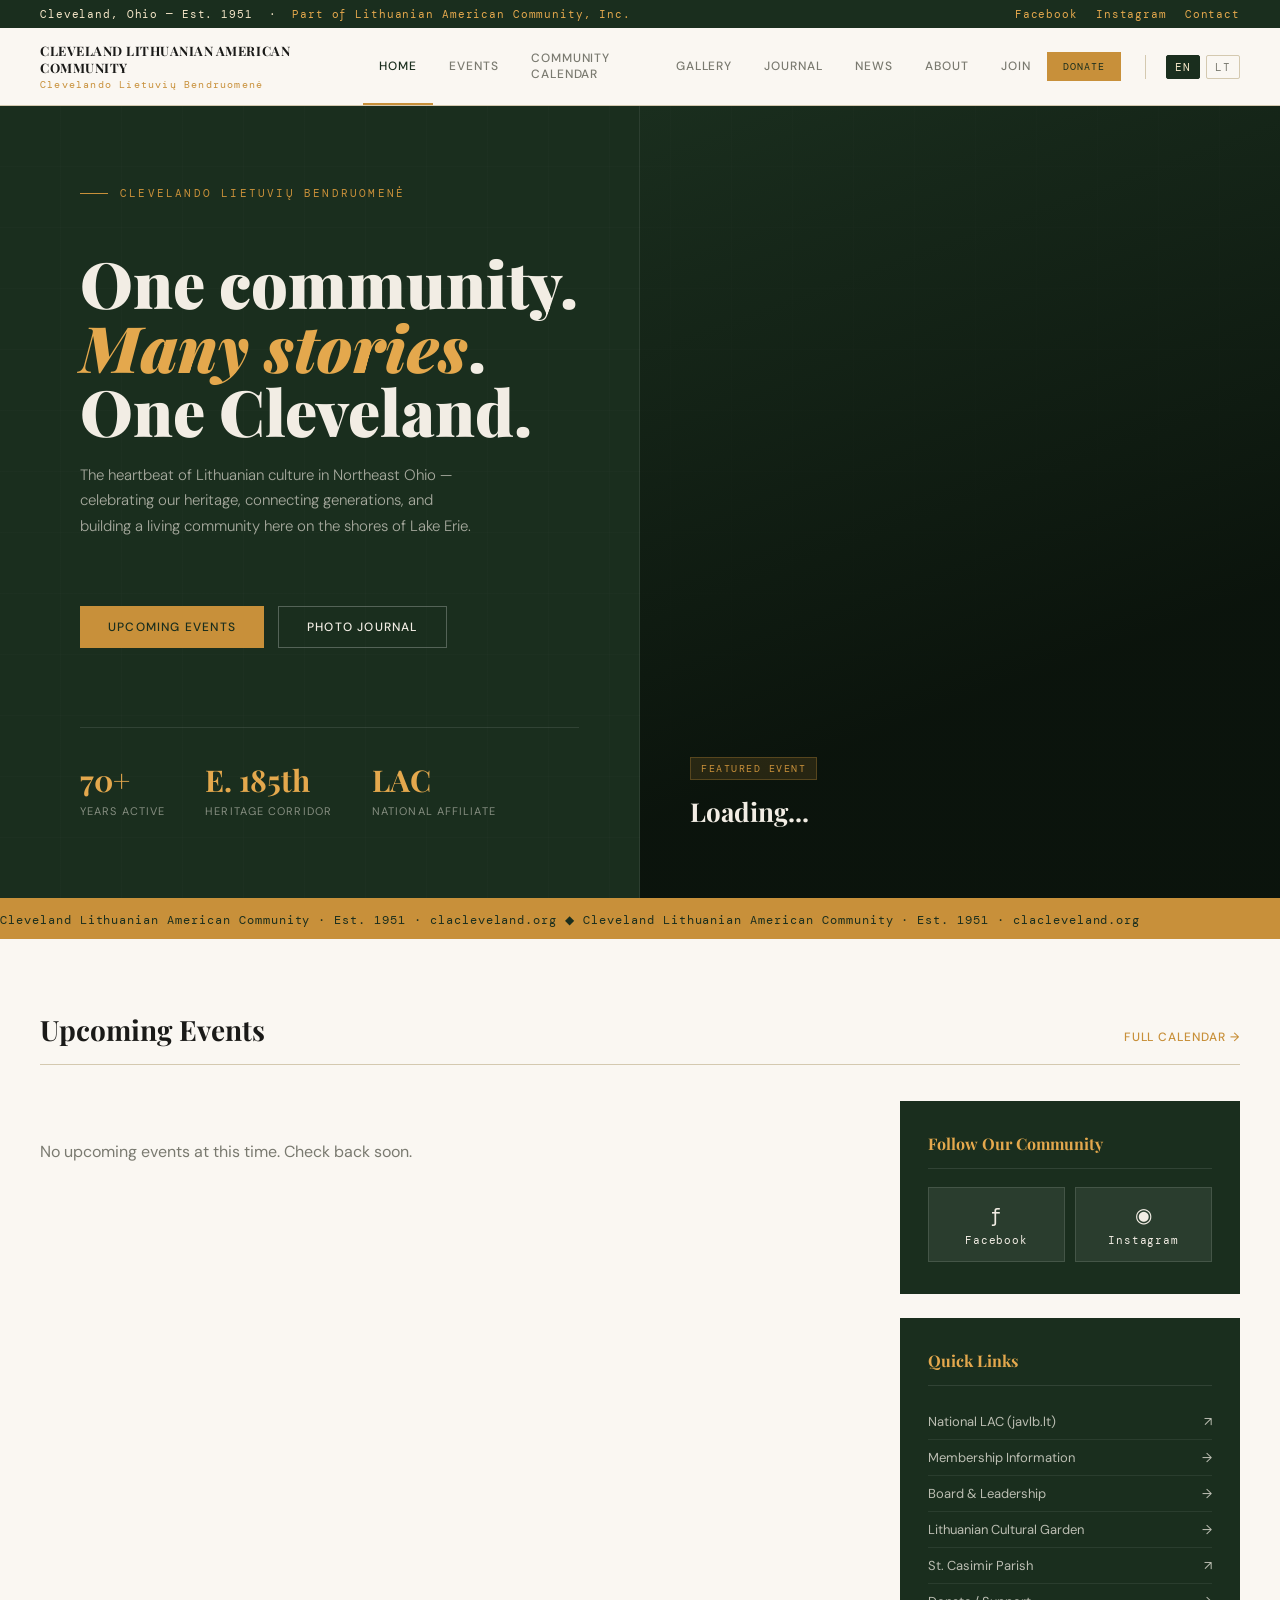
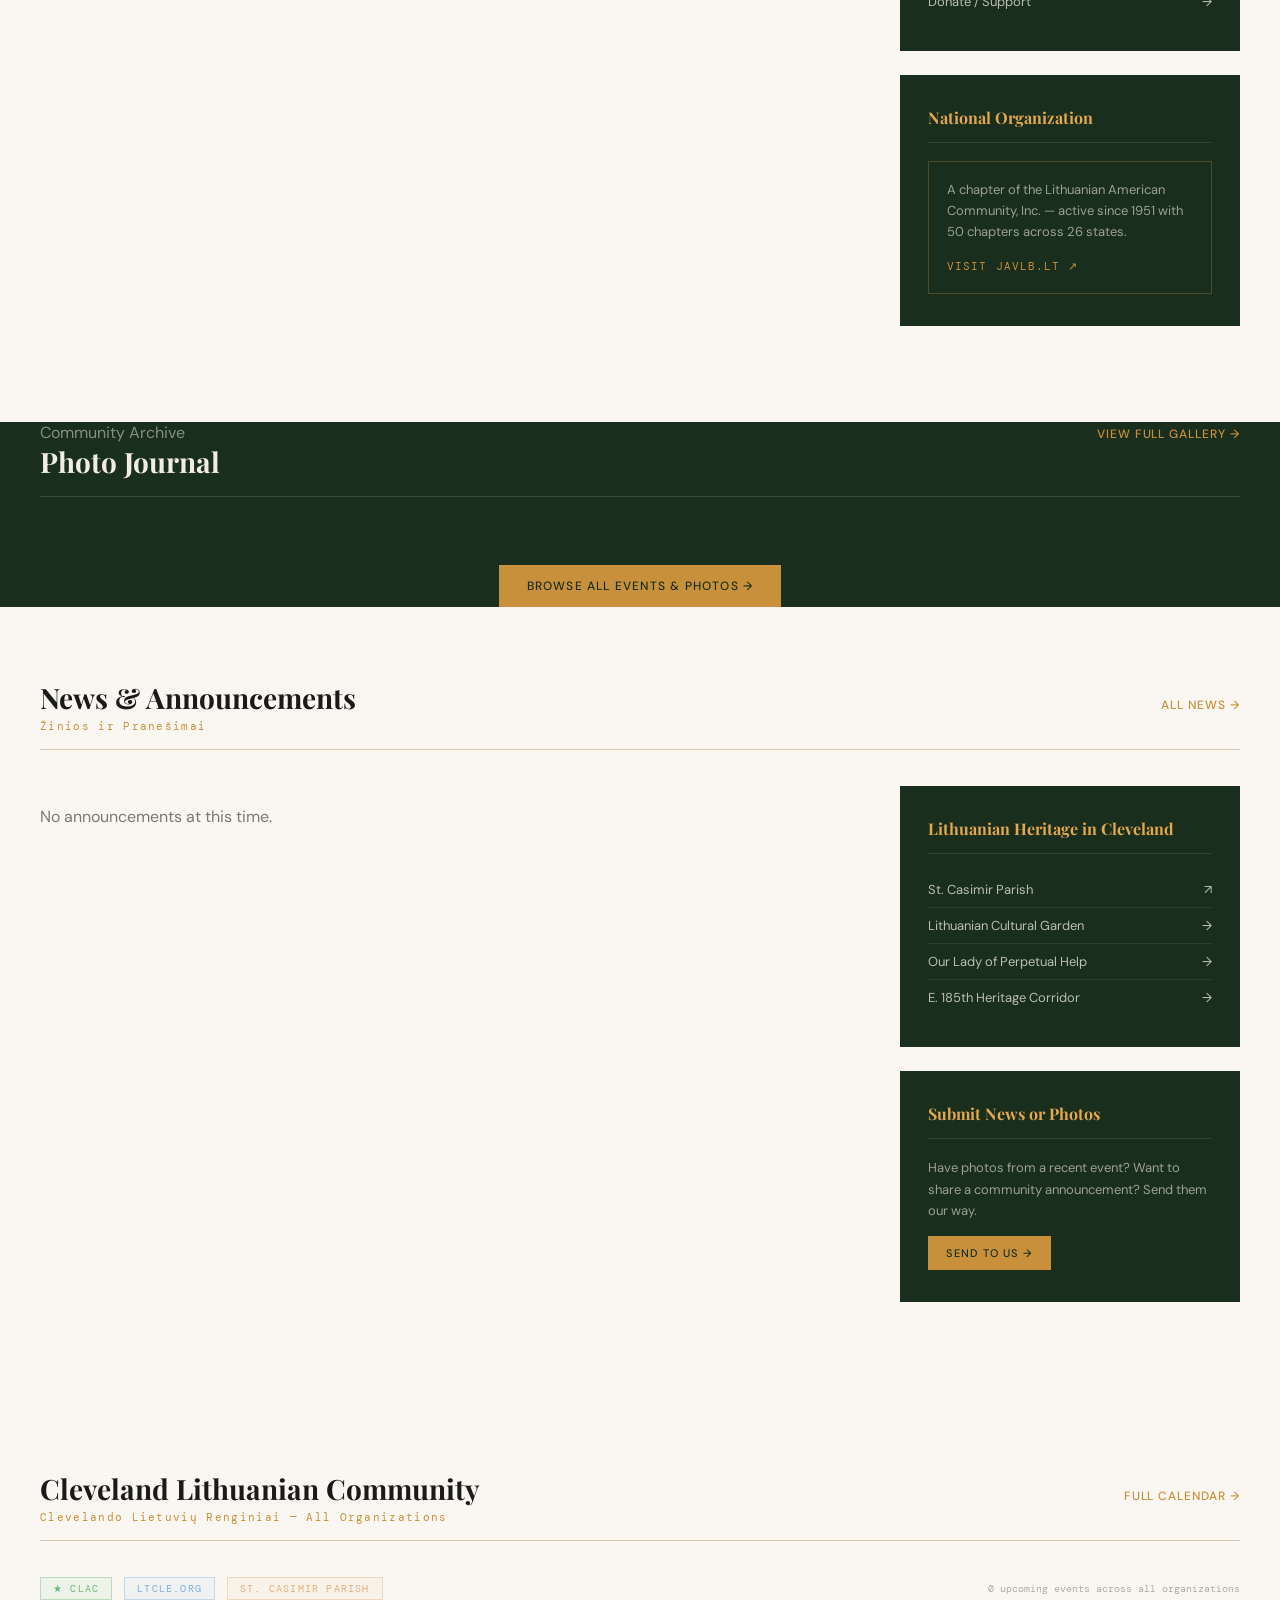
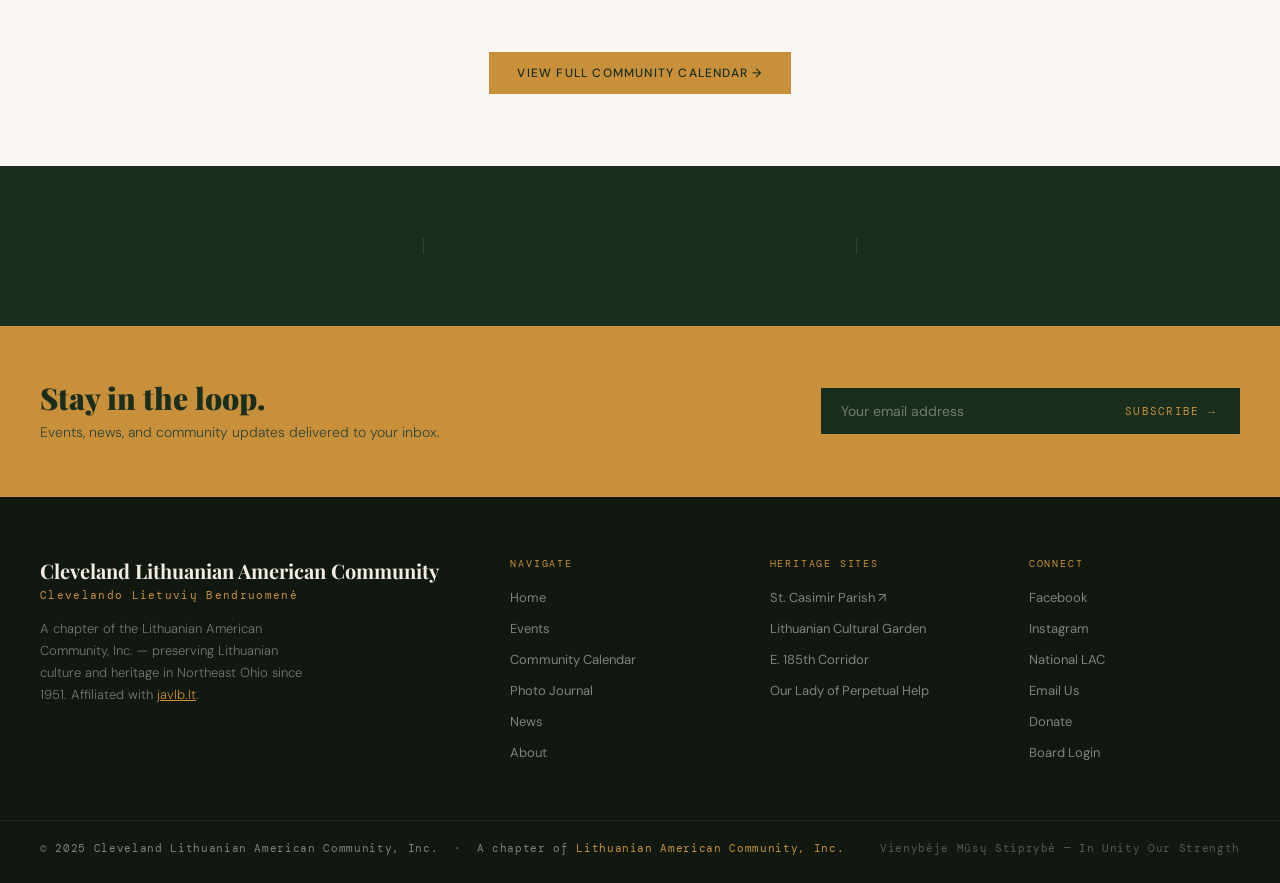
<file: index.html>
<!DOCTYPE html>
<html lang="en">
<head>
  <meta charset="UTF-8">
  <meta name="viewport" content="width=device-width, initial-scale=1.0">
  <title>Cleveland Lithuanian American Community</title>
  <meta name="description" content="The heartbeat of Lithuanian culture in Northeast Ohio. Events, heritage, and community news for the Cleveland Lithuanian American Community.">
  <link rel="preconnect" href="https://fonts.googleapis.com">
  <link rel="preconnect" href="https://fonts.gstatic.com" crossorigin>
  <link href="https://fonts.googleapis.com/css2?family=Playfair+Display:ital,wght@0,400;0,700;0,900;1,400;1,700&family=DM+Sans:ital,wght@0,300;0,400;0,500;1,300&family=DM+Mono:wght@400;500&display=swap" rel="stylesheet">
  <link rel="stylesheet" href="assets/style.css">
</head>
<body>

<!-- TOPBAR -->
<div class="topbar">
  <div><span data-en="Cleveland, Ohio — Est. 1951" data-lt="Klivlandas, Ohajas — Įkurta 1951 m.">Cleveland, Ohio — Est. 1951</span> &nbsp;·&nbsp; <a href="https://javlb.lt/en/" target="_blank"><span data-en="Part of Lithuanian American Community, Inc." data-lt="JAV Lietuvių Bendruomenės narys">Part of Lithuanian American Community, Inc.</span></a></div>
  <div class="topbar-social">
    <a href="https://www.facebook.com/profile.php?id=61565856471983" target="_blank">Facebook</a>
    <a href="https://www.instagram.com/cleveland_lietuviu_bendruomene" target="_blank">Instagram</a>
    <a href="mailto:info@clacleveland.org" data-en="Contact" data-lt="Susisiekti">Contact</a>
  </div>
</div>

<!-- NAV -->
<nav class="main-nav" id="main-nav">
  <a href="index.html" class="nav-logo">
    <div class="nav-logo-en">Cleveland Lithuanian American Community</div>
    <div class="nav-logo-lt">Clevelando Lietuvių Bendruomenė</div>
  </a>
    <ul class="nav-links" id="nav-links">
    <li><a href="index.html" class="active" data-en="Home" data-lt="Pradžia">Home</a></li>
    <li><a href="index.html#upcoming" data-en="Events" data-lt="Renginiai">Events</a></li>
    <li><a href="community.html" data-en="Community Calendar" data-lt="Bendruomenės Kalendorius">Community Calendar</a></li>
    <li><a href="gallery.html" data-en="Gallery" data-lt="Galerija">Gallery</a></li>
    <li><a href="index.html#journal" data-en="Journal" data-lt="Archyvas">Journal</a></li>
    <li><a href="index.html#announcements" data-en="News" data-lt="Žinios">News</a></li>
    <li><a href="about.html" data-en="About" data-lt="Apie Mus">About</a></li>
    <li><a href="join.html" data-en="Join" data-lt="Prisijunkite">Join</a></li>
  </ul>
  <div class="nav-right">
    <a href="donate.html" style="font-family:'DM Mono',monospace; font-size:10px; letter-spacing:0.1em; text-transform:uppercase; background:var(--amber); color:var(--forest); padding:8px 16px; text-decoration:none; white-space:nowrap; margin-right:12px;" data-en="Donate" data-lt="Paaukoti">Donate</a>
    <div class="nav-lang">
      <button class="lang-btn active" data-lang="en" onclick="setLang('en')">EN</button>
      <button class="lang-btn" data-lang="lt" onclick="setLang('lt')">LT</button>
    </div>
    <div class="hamburger" onclick="document.getElementById('nav-links').classList.toggle('open')">
      <span></span><span></span><span></span>
    </div>
  </div>
</nav>

<!-- HERO -->
<section class="hero" style="padding:0;">
  <div class="hero-texture"></div>
  <div class="hero-left">
    <div class="hero-overline">Clevelando Lietuvių Bendruomenė</div>
    <div>
      <h1 class="hero-headline" id="hero-headline">One community.<br><em>Many stories.</em><br>One Cleveland.</h1>
      <p class="hero-sub" id="hero-sub">The heartbeat of Lithuanian culture in Northeast Ohio — celebrating our heritage, connecting generations, and building a living community here on the shores of Lake Erie.</p>
    </div>
    <div class="hero-actions">
      <a href="#upcoming" class="btn-primary" data-en="Upcoming Events" data-lt="Artėjantys Renginiai">Upcoming Events</a>
      <a href="#journal" class="btn-ghost-inv" data-en="Photo Journal" data-lt="Nuotraukų Archyvas">Photo Journal</a>
    </div>
    <div class="hero-meta">
      <div><div class="hero-stat-num" id="stat1-num">70+</div><div class="hero-stat-label" id="stat1-label" data-en="Years Active" data-lt="Veiklos Metai">Years Active</div></div>
      <div><div class="hero-stat-num" id="stat2-num">E. 185th</div><div class="hero-stat-label" id="stat2-label" data-en="Heritage Corridor" data-lt="Paveldo Koridorius">Heritage Corridor</div></div>
      <div><div class="hero-stat-num">LAC</div><div class="hero-stat-label" data-en="National Affiliate" data-lt="Nacionalinis Narys">National Affiliate</div></div>
    </div>
  </div>
  <div class="hero-right">
    <a class="hero-featured-card" id="hero-featured" href="#">
      <div class="hfc-bg" id="hfc-bg"></div>
      <div class="hfc-overlay"></div>
      <span class="hero-card-tag">Featured Event</span>
      <h2 class="hero-card-title" id="hfc-title">Loading...</h2>
      <div class="hero-card-date" id="hfc-date"></div>
    </a>
  </div>
</section>

<!-- TICKER -->
<div class="ticker"><div class="ticker-inner" id="ticker-inner">Loading...</div></div>

<!-- UPCOMING EVENTS -->
<section id="upcoming" style="padding: 72px 0; background: var(--linen);">
  <div class="container">
    <div class="section-header">
      <div>
        <div class="section-title" data-en="Upcoming Events" data-lt="Artėjantys Renginiai">Upcoming Events</div>
        <div class="section-title-lt" data-en="Upcoming Events (LT)" data-lt="Artėjantys Renginiai" style="display:none;">Artėjantys Renginiai</div>
      </div>
      <a href="#" class="section-link" data-en="Full Calendar →" data-lt="Visas Kalendorius →">Full Calendar →</a>
    </div>
    <div class="two-col">
      <div class="upcoming-list" id="upcoming-list">
        <div style="color:var(--text-muted); padding:40px 0;">Loading events...</div>
      </div>
      <div>
        <div class="sidebar-widget">
          <div class="sidebar-widget-title" data-en="Follow Our Community" data-lt="Sekite Mus">Follow Our Community</div>
          <div class="social-grid">
            <a href="https://www.facebook.com/profile.php?id=61565856471983" target="_blank" class="social-btn">
              <span class="si">f</span><span>Facebook</span>
            </a>
            <a href="https://www.instagram.com/cleveland_lietuviu_bendruomene" target="_blank" class="social-btn">
              <span class="si">◉</span><span>Instagram</span>
            </a>
          </div>
        </div>
        <div class="sidebar-widget">
          <div class="sidebar-widget-title" data-en="Quick Links" data-lt="Nuorodos">Quick Links</div>
          <ul class="sidebar-link-list">
            <li><a href="https://javlb.lt/en/" target="_blank">National LAC (javlb.lt) <span>↗</span></a></li>
            <li><a href="#">Membership Information <span>→</span></a></li>
            <li><a href="#">Board &amp; Leadership <span>→</span></a></li>
            <li><a href="#">Lithuanian Cultural Garden <span>→</span></a></li>
            <li><a href="http://www.saintcasimirparish.org" target="_blank">St. Casimir Parish <span>↗</span></a></li>
            <li><a href="#">Donate / Support <span>→</span></a></li>
          </ul>
        </div>
        <div class="sidebar-widget">
          <div class="sidebar-widget-title">National Organization</div>
          <div style="border: 1px solid rgba(200,144,58,0.3); padding:18px; margin-top:4px;">
            <p style="font-size:13px; color:rgba(242,237,228,0.6); line-height:1.6; margin-bottom:12px;"><span data-en="A chapter of the Lithuanian American Community, Inc. — active since 1951 with 50 chapters across 26 states." data-lt="JAV Lietuvių Bendruomenės skyrius — veikia nuo 1951 m., 50 skyrių 26 valstijose.">A chapter of the Lithuanian American Community, Inc. — active since 1951 with 50 chapters across 26 states.</span></p>
            <a href="https://javlb.lt/en/" target="_blank" style="font-family:'DM Mono',monospace; font-size:11px; letter-spacing:0.1em; color:var(--amber); text-decoration:none; text-transform:uppercase;">Visit javlb.lt ↗</a>
          </div>
        </div>
      </div>
    </div>
  </div>
</section>

<!-- PHOTO JOURNAL -->
<section class="section-pad" id="journal" style="background:var(--forest);">
  <div class="container">
    <div class="section-header" style="border-color:rgba(255,255,255,0.12);">
      <div>
        <div class="section-label" style="color:rgba(242,237,228,0.5);" data-en="Community Archive" data-lt="Bendruomenės Archyvas">Community Archive</div>
        <div class="section-title" style="color:var(--cream);" data-en="Photo Journal" data-lt="Nuotraukų Žurnalas">Photo Journal</div>
      </div>
      <a href="gallery.html" class="section-link" style="color:var(--amber);" data-en="View Full Gallery →" data-lt="Visa galerija →">View Full Gallery →</a>
    </div>
    <div id="journal-grid" style="display:grid; grid-template-columns:repeat(4,1fr); gap:2px;"></div>
    <div style="text-align:center; margin-top:32px;">
      <a href="gallery.html" class="btn-primary" data-en="Browse All Events & Photos →" data-lt="Naršyti visus renginius ir nuotraukas →">Browse All Events & Photos →</a>
    </div>
  </div>
</section>

<!-- ANNOUNCEMENTS -->
<section id="announcements" style="padding: 72px 0; background: var(--linen);">
  <div class="container">
    <div class="section-header">
      <div>
        <div class="section-title" data-en="News &amp; Announcements" data-lt="Žinios ir Pranešimai">News &amp; Announcements</div>
        <div class="section-title-lt">Žinios ir Pranešimai</div>
      </div>
      <a href="#" class="section-link" data-en="All News →" data-lt="Visos Žinios →">All News →</a>
    </div>
    <div class="two-col">
      <div id="announce-list">
        <div style="color:var(--text-muted); padding:20px 0;">Loading...</div>
      </div>
      <div>
        <div class="sidebar-widget">
          <div class="sidebar-widget-title">Lithuanian Heritage in Cleveland</div>
          <ul class="sidebar-link-list">
            <li><a href="http://www.saintcasimirparish.org" target="_blank">St. Casimir Parish <span>↗</span></a></li>
            <li><a href="#">Lithuanian Cultural Garden <span>→</span></a></li>
            <li><a href="#">Our Lady of Perpetual Help <span>→</span></a></li>
            <li><a href="#">E. 185th Heritage Corridor <span>→</span></a></li>
          </ul>
        </div>
        <div class="sidebar-widget">
          <div class="sidebar-widget-title" data-en="Submit News or Photos" data-lt="Siųskite Žinias ar Nuotraukas">Submit News or Photos</div>
          <p style="font-size:13px; color:rgba(242,237,228,0.6); line-height:1.65; margin-bottom:14px;"><span data-en="Have photos from a recent event? Want to share a community announcement? Send them our way." data-lt="Turite nuotraukų iš nesenų renginių? Norite pasidalinti bendruomenės pranešimu? Siųskite mums.">Have photos from a recent event? Want to share a community announcement? Send them our way.</span></p>
          <a href="mailto:info@clacleveland.org" class="btn-primary" style="font-size:11px; padding:10px 18px;" data-en="Send to Us →" data-lt="Siųsti →">Send to Us →</a>
        </div>
      </div>
    </div>
  </div>
</section>


<!-- COMMUNITY FEED PREVIEW -->
<section id="community" style="background: var(--linen); padding: 72px 0;">
  <div class="container">
    <div class="section-header">
      <div>
        <div class="section-title" data-en="Cleveland Lithuanian Community" data-lt="Klivlando Lietuvių Bendruomenė">Cleveland Lithuanian Community</div>
        <div class="section-title-lt">Clevelando Lietuvių Renginiai — All Organizations</div>
      </div>
      <a href="community.html" class="section-link">Full Calendar →</a>
    </div>
    <div style="margin-bottom: 20px; display:flex; gap:12px; flex-wrap:wrap;">
      <span style="font-family:'DM Mono',monospace; font-size:10px; letter-spacing:0.12em; text-transform:uppercase; padding:4px 12px; border:1px solid rgba(109,184,122,0.4); color:#6db87a; background:rgba(109,184,122,0.08);">★ CLAC</span>
      <span style="font-family:'DM Mono',monospace; font-size:10px; letter-spacing:0.12em; text-transform:uppercase; padding:4px 12px; border:1px solid rgba(122,172,224,0.4); color:#7aace0; background:rgba(122,172,224,0.08);">ltcle.org</span>
      <span style="font-family:'DM Mono',monospace; font-size:10px; letter-spacing:0.12em; text-transform:uppercase; padding:4px 12px; border:1px solid rgba(224,176,122,0.4); color:#e0b07a; background:rgba(224,176,122,0.08);">St. Casimir Parish</span>
      <span id="cf-status" style="font-family:'DM Mono',monospace; font-size:10px; color:var(--text-faint); align-self:center; margin-left:auto;">Loading...</span>
    </div>
    <div id="cf-preview" style="display:flex; flex-direction:column;">
      <!-- Skeleton -->
      <div id="cf-skeleton">
        <div style="border-top:1px solid var(--rule);">
          <div style="display:grid; grid-template-columns:72px 1fr; gap:20px; padding:18px 0; border-bottom:1px solid var(--rule);"><div style="width:56px; height:64px; background:var(--cream-dark);"></div><div><div style="width:60px; height:11px; background:var(--cream-dark); margin-bottom:8px;"></div><div style="width:60%; height:16px; background:var(--cream-dark); margin-bottom:6px;"></div><div style="width:40%; height:11px; background:var(--cream-dark);"></div></div></div>
          <div style="display:grid; grid-template-columns:72px 1fr; gap:20px; padding:18px 0; border-bottom:1px solid var(--rule);"><div style="width:56px; height:64px; background:var(--cream-dark);"></div><div><div style="width:55px; height:11px; background:var(--cream-dark); margin-bottom:8px;"></div><div style="width:55%; height:16px; background:var(--cream-dark); margin-bottom:6px;"></div><div style="width:35%; height:11px; background:var(--cream-dark);"></div></div></div>
          <div style="display:grid; grid-template-columns:72px 1fr; gap:20px; padding:18px 0; border-bottom:1px solid var(--rule);"><div style="width:56px; height:64px; background:var(--cream-dark);"></div><div><div style="width:50px; height:11px; background:var(--cream-dark); margin-bottom:8px;"></div><div style="width:65%; height:16px; background:var(--cream-dark); margin-bottom:6px;"></div><div style="width:45%; height:11px; background:var(--cream-dark);"></div></div></div>
        </div>
      </div>
      <div id="cf-list" style="display:none;"></div>
    </div>
    <div style="text-align:center; margin-top:32px;">
      <a href="community.html" class="btn-primary" data-en="View Full Community Calendar →" data-lt="Peržiūrėti Visą Bendruomenės Kalendorių →">View Full Community Calendar →</a>
    </div>
  </div>
</section>

<!-- ABOUT -->
<div class="about-strip" id="about">
  <div class="about-inner">
    <div>
      <div class="ab-label" id="ab1-label" data-en="Who We Are" data-lt="Kas Mes Esame">Who We Are</div>
      <div class="ab-heading" id="ab1-heading">Clevelando Lietuvių Bendruomenė</div>
      <div class="ab-body" id="ab1-body" data-en="We are the Cleveland chapter of the Lithuanian American Community, Inc. — a national nonprofit active since 1951. Our roots run deep along Cleveland's E. 185th Street corridor, where generations of Lithuanian immigrants built a church, a community, and a lasting legacy." data-lt="Mes esame JAV Lietuvių Bendruomenės Klivlando skyrius — nacionalinė ne pelno organizacija, veikianti nuo 1951 m. Mūsų šaknys giliai įleidusios palei E. 185-osios gatvės koridorių, kur lietuvių imigrantų kartos pastatė bažnyčią, bendruomenę ir paliko ilgalaikį palikimą.">We are the Cleveland chapter of the Lithuanian American Community, Inc. — a national nonprofit active since 1951. Our roots run deep along Cleveland's E. 185th Street corridor, where generations of Lithuanian immigrants built a church, a community, and a lasting legacy.</div>
    </div>
    <div class="ab-divider"></div>
    <div>
      <div class="ab-label" id="ab2-label" data-en="What We Do" data-lt="Ką Mes Darome">What We Do</div>
      <div class="ab-heading" id="ab2-heading" data-en="Celebrating Culture &amp; Building Connections" data-lt="Švenčiame Kultūrą ir Kuriame Ryšius">Celebrating Culture &amp; Building Connections</div>
      <div class="ab-body" id="ab2-body" data-en="We organize cultural events throughout the year — spring gatherings, summer picnics, Christmas Eve Kūčios, and appearances at One World Day. We connect members to the national and global Lithuanian diaspora through javlb.lt." data-lt="Ištisus metus organizuojame kultūrinius renginius — pavasario susibūrimus, vasaros pikniką, Kūčias ir dalyvavimą One World Day šventėje. Jungiame narius su nacionaline ir pasauline lietuvių diaspora per javlb.lt.">We organize cultural events throughout the year — spring gatherings, summer picnics, Christmas Eve Kūčios, and appearances at One World Day. We connect members to the national and global Lithuanian diaspora through <a href="https://javlb.lt/en/">javlb.lt</a>.</div>
    </div>
    <div class="ab-divider"></div>
    <div>
      <div class="ab-label" id="ab3-label" data-en="Get Involved" data-lt="Prisijunkite">Get Involved</div>
      <div class="ab-heading" id="ab3-heading" data-en="Everyone with Lithuanian Roots is Welcome" data-lt="Visi, turintys lietuviškų šaknų, yra laukiami">Everyone with Lithuanian Roots is Welcome</div>
      <div class="ab-body" id="ab3-body" data-en="Whether you speak Lithuanian at home or are just discovering your heritage — you belong here. Follow us on Facebook and Instagram, or reach out to join as a member." data-lt="Nesvarbu, ar kalbate lietuviškai namuose, ar tik atrandate savo paveldą — čia jūsų vieta. Sekite mus Facebook ir Instagram arba susisiekite, kad taptumėte nariu.">Whether you speak Lithuanian at home or are just discovering your heritage — you belong here. Follow us on <a href="https://www.facebook.com/profile.php?id=61565856471983">Facebook</a> and <a href="https://www.instagram.com/cleveland_lietuviu_bendruomene">Instagram</a>, or reach out to join as a member.</div>
    </div>
  </div>
</div>

<!-- NEWSLETTER -->
<div class="newsletter-strip">
  <div class="newsletter-inner">
    <div>
      <div class="newsletter-heading" data-en="Stay in the loop." data-lt="Likite prisijungę.">Stay in the loop.</div>
      <div class="newsletter-sub" data-en="Events, news, and community updates delivered to your inbox." data-lt="Renginiai, žinios ir bendruomenės naujienos — tiesiai į jūsų paštą.">Events, news, and community updates delivered to your inbox.</div>
    </div>
    <div class="newsletter-form">
      <input type="email" class="newsletter-input" data-en-placeholder="Your email address" data-lt-placeholder="Jūsų el. pašto adresas" placeholder="Your email address">
      <button class="newsletter-submit" onclick="handleSubscribe(this)" data-en="Subscribe →" data-lt="Prenumeruoti →">Subscribe →</button>
    </div>
  </div>
</div>

<!-- FOOTER -->
<footer class="main-footer" id="contact">
  <div class="footer-grid">
    <div>
      <div class="footer-brand-name">Cleveland Lithuanian American Community</div>
      <div class="footer-brand-lt">Clevelando Lietuvių Bendruomenė</div>
      <div class="footer-desc">A chapter of the Lithuanian American Community, Inc. — preserving Lithuanian culture and heritage in Northeast Ohio since 1951. Affiliated with <a href="https://javlb.lt/en/" style="color:var(--amber);">javlb.lt</a>.</div>
    </div>
    <div>
      <div class="footer-col-title" data-en="Navigate" data-lt="Naršyti">Navigate</div>
      <ul class="footer-links">
        <li><a href="index.html">Home</a></li>
        <li><a href="#upcoming">Events</a></li>
    <li><a href="community.html">Community Calendar</a></li>
        <li><a href="#journal">Photo Journal</a></li>
        <li><a href="#announcements">News</a></li>
        <li><a href="about.html">About</a></li>
      </ul>
    </div>
    <div>
      <div class="footer-col-title" data-en="Heritage Sites" data-lt="Paveldo Vietos">Heritage Sites</div>
      <ul class="footer-links">
        <li><a href="http://www.saintcasimirparish.org" target="_blank">St. Casimir Parish ↗</a></li>
        <li><a href="#">Lithuanian Cultural Garden</a></li>
        <li><a href="#">E. 185th Corridor</a></li>
        <li><a href="#">Our Lady of Perpetual Help</a></li>
      </ul>
    </div>
    <div>
      <div class="footer-col-title" data-en="Connect" data-lt="Ryšiai">Connect</div>
      <ul class="footer-links">
        <li><a href="https://www.facebook.com/profile.php?id=61565856471983" target="_blank">Facebook</a></li>
        <li><a href="https://www.instagram.com/cleveland_lietuviu_bendruomene" target="_blank">Instagram</a></li>
        <li><a href="https://javlb.lt/en/" target="_blank">National LAC</a></li>
        <li><a href="mailto:info@clacleveland.org">Email Us</a></li>
        <li><a href="donate.html">Donate</a></li>
        <li><a href="dashboard.html" data-en="Board Login" data-lt="Valdybos Prisijungimas">Board Login</a></li>
      </ul>
    </div>
  </div>
  <div class="footer-bottom">
    <div>© 2025 Cleveland Lithuanian American Community, Inc. &nbsp;·&nbsp; A chapter of <a href="https://javlb.lt/en/">Lithuanian American Community, Inc.</a></div>
    <div style="font-family:'DM Mono',monospace; font-size:11px; color:rgba(242,237,228,0.3);">Vienybėje Mūsų Stiprybė — In Unity Our Strength</div>
  </div>
</footer>

<script src="assets/data.js"></script>
<script src="assets/feed.js"></script>
<script>
  const ICONS    = ['◆','✶','⬡','◈','◇','✦','◉','▲','✿','◊'];
  const PALETTES = ['#2d4a33','#3d2e1a','#1e2e3a','#2a1e2e','#2e3a1e','#3a3010','#1a3038','#38281a','#1a3022','#2e1a38'];

  /* ── HERO ── */
  function buildHero() {
    const featured = CLAC.events.upcoming()[0] || CLAC.events.past()[0];
    const lang = localStorage.getItem('clac_lang') || 'en';
    if (featured) {
      const bg = document.getElementById('hfc-bg');
      if (featured.coverPhoto) {
        bg.style.background = `url(${featured.coverPhoto}) center/cover no-repeat`;
        bg.style.backgroundImage = '';
      } else {
        bg.style.background = featured.coverColor || '#2d4a33';
        bg.style.backgroundImage = 'repeating-linear-gradient(45deg,transparent,transparent 20px,rgba(255,255,255,0.015) 20px,rgba(255,255,255,0.015) 21px)';
      }
      const title = (lang === 'lt' && featured.titleLt) ? featured.titleLt : featured.title;
      document.getElementById('hfc-title').textContent = title;
      document.getElementById('hfc-date').textContent  = CLAC.formatDate(featured.date) + ' · ' + featured.location;
      document.getElementById('hero-featured').href    = 'event.html?id=' + featured.id;
    }
    const s = CLAC.settings.get();
    const headline = (lang === 'lt' && s.heroHeadlineLt) ? s.heroHeadlineLt : (s.heroHeadline || 'One community. Many stories. One Cleveland.');
    const sub      = (lang === 'lt' && s.heroSubLt)      ? s.heroSubLt      : (s.heroSub || '');
    document.getElementById('hero-headline').innerHTML = headline.replace(/\. /g, '.<br>').replace('Many stories', '<em>Many stories</em>').replace('Daug istorijų', '<em>Daug istorijų</em>');
    document.getElementById('hero-sub').textContent  = sub;
  }

  /* ── TICKER ── */
  function buildTicker() {
    const s        = CLAC.settings.get();
    const upcoming = CLAC.events.upcoming().slice(0, 4).map(e => 'Upcoming: ' + e.title + ' — ' + CLAC.formatDateShort(e.date));
    const all      = [...upcoming, s.tickerText].join(' ◆ ');
    const doubled  = all + '  ◆  ' + all;
    document.getElementById('ticker-inner').textContent = doubled;
  }

  /* ── UPCOMING LIST ── */
  function buildUpcoming() {
    const lang = localStorage.getItem('clac_lang') || 'en';
    const events = CLAC.events.upcoming();
    const el     = document.getElementById('upcoming-list');
    if (!events.length) {
      el.innerHTML = `<div style="color:var(--text-muted);padding:40px 0;">${lang === 'lt' ? 'Šiuo metu artėjančių renginių nėra. Grįžkite netrukus.' : 'No upcoming events at this time. Check back soon.'}</div>`;
      return;
    }
    el.innerHTML = events.map(e => {
      const md  = CLAC.monthDay(e.date);
      const cat = (e.category || 'cultural').toLowerCase();
      return `<a class="upcoming-item" href="event.html?id=${e.id}">
        <div class="ud-box"><div class="ud-month">${md.month}</div><div class="ud-day">${md.day}</div></div>
        <div>
          <div class="ui-title">${(lang === 'lt' && e.titleLt) ? e.titleLt : e.title}</div>
          <div class="ui-details"><span>📍 ${e.location}</span><span>🕐 ${e.time}</span></div>
          <div class="ui-desc">${e.description ? e.description.split('\n')[0] : ''}</div>
        </div>
        <div class="ui-tag">${e.category}</div>
      </a>`;
    }).join('');
  }

  /* ── JOURNAL GRID ── */
  function buildJournal() {
    const lang   = localStorage.getItem('clac_lang') || 'en';
    const past   = CLAC.events.past().slice(0, 8);
    const grid   = document.getElementById('journal-grid');
    if (!grid || !past.length) return;
    grid.innerHTML = past.map((e, i) => {
      const bgStyle = e.coverPhoto
        ? `background:url(${e.coverPhoto}) center/cover no-repeat;`
        : `background:${e.coverColor||'#1a2e1e'};background-image:repeating-linear-gradient(45deg,transparent,transparent 12px,rgba(255,255,255,0.02) 12px,rgba(255,255,255,0.02) 13px);`;
      const title = (lang==='lt' && e.titleLt) ? e.titleLt : e.title;
      const featured = i === 0 ? 'grid-column:span 2; grid-row:span 2; aspect-ratio:1;' : 'aspect-ratio:1;';
      return `<a href="event.html?id=${e.id}" style="${featured} position:relative; overflow:hidden; display:flex; align-items:flex-end; text-decoration:none; cursor:pointer;" class="journal-card">
        <div style="position:absolute; inset:0; transition:transform 0.4s ease; ${bgStyle}" class="jc-bg"></div>
        <div style="position:absolute; inset:0; background:linear-gradient(to top,rgba(5,10,6,0.92) 0%,transparent 60%);"></div>
        <div style="position:relative; z-index:2; padding:${i===0?'20px':'12px'};">
          <div style="font-family:'DM Mono',monospace; font-size:9px; letter-spacing:0.15em; text-transform:uppercase; color:var(--amber); margin-bottom:4px;">${e.category||''}</div>
          <div style="font-family:'Playfair Display',serif; font-size:${i===0?'22px':'14px'}; font-weight:700; color:var(--cream); line-height:1.2;">${title}</div>
          <div style="font-family:'DM Mono',monospace; font-size:9px; color:rgba(242,237,228,0.45); margin-top:4px;">${CLAC.formatDateShort(e.date)}</div>
        </div>
      </a>`;
    }).join('');
    // Hover effect
    grid.querySelectorAll('.journal-card').forEach(card => {
      card.addEventListener('mouseenter', () => { const bg = card.querySelector('.jc-bg'); if(bg) bg.style.transform='scale(1.04)'; });
      card.addEventListener('mouseleave', () => { const bg = card.querySelector('.jc-bg'); if(bg) bg.style.transform=''; });
    });
  }

  function buildHighlights() {
    const lang = localStorage.getItem('clac_lang') || 'en';
    const past = CLAC.events.past();
    const el   = document.getElementById('events-grid');
    if (!past.length) {
      el.innerHTML = `<div style="color:var(--text-muted);padding:40px;grid-column:span 3;">${lang === 'lt' ? 'Kol kas nėra praeities renginių.' : 'No past events yet.'}</div>`;
      return;
    }
    el.innerHTML = past.slice(0, 4).map((e, i) => {
      const large = i === 0;
      const color = e.coverColor || PALETTES[i % PALETTES.length];
      const angle = 35 + i * 20;
      const ecBgStyle = e.coverPhoto
        ? `background:url(${e.coverPhoto}) center/cover no-repeat;`
        : `background:${color}; background-image:repeating-linear-gradient(${angle}deg,transparent,transparent 15px,rgba(255,255,255,0.018) 15px,rgba(255,255,255,0.018) 16px);`;
      return `<a class="event-card${large ? ' large' : ''}" href="event.html?id=${e.id}" style="text-decoration:none;">
        <div class="ec-bg" style="${ecBgStyle}"></div>
        <div class="ec-overlay"></div>
        <div class="ec-content">
          <div class="ec-tag">${e.category} — ${CLAC.formatDateShort(e.date)}</div>
          <div class="ec-title">${e.title}</div>
          <div class="ec-meta">
            <span>${e.location.split(',')[0]}</span>
            ${e.attendees ? '<span>' + e.attendees + '+ Attendees</span>' : ''}
          </div>
        </div>
      </a>`;
    }).join('');
  }

  /* ── ANNOUNCEMENTS ── */
  function buildAnnouncements() {
    const lang = localStorage.getItem('clac_lang') || 'en';
    const anns = CLAC.announcements.published();
    const el   = document.getElementById('announce-list');
    if (!anns.length) {
      el.innerHTML = `<div style="color:var(--text-muted);padding:20px 0;">${lang === 'lt' ? 'Šiuo metu pranešimų nėra.' : 'No announcements at this time.'}</div>`;
      return;
    }
    el.innerHTML = anns.slice(0, 5).map(a => `
      <div class="announce-item">
        <div>
          <div class="ann-type">${a.type}</div>
          <div class="ann-title">${a.title}</div>
          <div class="ann-body">${a.body}</div>
        </div>
        <div class="ann-date">${CLAC.formatDateShort(a.date)}</div>
      </div>`).join('');
  }

  /* ── NEWSLETTER ── */
  function handleSubscribe(btn) {
    const input = btn.previousElementSibling;
    if (!input.value || !input.value.includes('@')) {
      input.style.borderBottom = '2px solid var(--red)';
      return;
    }
    btn.textContent = 'Subscribed ✓';
    btn.style.background = 'var(--forest-light)';
    input.value = '';
    setTimeout(() => { btn.textContent = 'Subscribe →'; btn.style.background = ''; }, 3000);
  }

  /* ── STICKY NAV SHADOW ── */
  window.addEventListener('scroll', () => {
    document.getElementById('main-nav').style.boxShadow =
      window.scrollY > 60 ? '0 1px 20px rgba(0,0,0,0.08)' : 'none';
  });

  /* ── BUILD ABOUT FROM SETTINGS ── */
  function buildAbout() {
    const s    = CLAC.settings.get();
    const lang = localStorage.getItem('clac_lang') || 'en';
    const ab = [
      { label: s.ab1Label, labelLt: s.ab1LabelLt, heading: s.ab1Heading, headingLt: s.ab1HeadingLt, body: s.ab1Body, bodyLt: s.ab1BodyLt, ids: ['ab1-label','ab1-heading','ab1-body'] },
      { label: s.ab2Label, labelLt: s.ab2LabelLt, heading: s.ab2Heading, headingLt: s.ab2HeadingLt, body: s.ab2Body, bodyLt: s.ab2BodyLt, ids: ['ab2-label','ab2-heading','ab2-body'] },
      { label: s.ab3Label, labelLt: s.ab3LabelLt, heading: s.ab3Heading, headingLt: s.ab3HeadingLt, body: s.ab3Body, bodyLt: s.ab3BodyLt, ids: ['ab3-label','ab3-heading','ab3-body'] },
    ];
    ab.forEach(col => {
      const [lid, hid, bid] = col.ids;
      const lEl = document.getElementById(lid);
      const hEl = document.getElementById(hid);
      const bEl = document.getElementById(bid);
      if (lEl) { lEl.dataset.en = col.label || ''; lEl.dataset.lt = col.labelLt || col.label || ''; lEl.textContent = lang === 'lt' ? (col.labelLt || col.label) : col.label; }
      if (hEl) { hEl.dataset.en = col.heading || ''; hEl.dataset.lt = col.headingLt || col.heading || ''; hEl.textContent = lang === 'lt' ? (col.headingLt || col.heading) : col.heading; }
      if (bEl) { bEl.dataset.en = col.body || ''; bEl.dataset.lt = col.bodyLt || col.body || ''; bEl.textContent = lang === 'lt' ? (col.bodyLt || col.body) : col.body; }
    });
    // Stats
    const s1n = document.getElementById('stat1-num');
    const s1l = document.getElementById('stat1-label');
    const s2n = document.getElementById('stat2-num');
    const s2l = document.getElementById('stat2-label');
    if (s1n) s1n.textContent = s.stat1Num || '70+';
    if (s1l) { s1l.textContent = s.stat1Label || 'Years Active'; s1l.dataset.en = s.stat1Label || ''; }
    if (s2n) s2n.textContent = s.stat2Num || 'E. 185th';
    if (s2l) { s2l.textContent = s.stat2Label || 'Heritage Corridor'; s2l.dataset.en = s.stat2Label || ''; }
  }

  /* ── BUILD QUICK LINKS ── */
  function buildQuickLinks() {
    const lang  = localStorage.getItem('clac_lang') || 'en';
    const links = CLAC.quickLinks.all();
    const el    = document.getElementById('quick-links-list');
    if (!el || !links.length) return;
    el.innerHTML = links.map(q => {
      const label  = (lang === 'lt' && q.label_lt) ? q.label_lt : q.label;
      const target = q.external ? ' target="_blank" rel="noopener"' : '';
      const arrow  = q.external ? ' <span>↗</span>' : ' <span>→</span>';
      return `<li><a href="${q.url}"${target}>${label}${arrow}</a></li>`;
    }).join('');
  }

  /* ── INIT ── */
  CLAC.ready().then(() => {
    buildHero();
    buildTicker();
    buildUpcoming();
    buildJournal();
    buildHighlights();
    buildAnnouncements();
    buildAbout();
    buildQuickLinks();
  });

  /* ── COMMUNITY FEED PREVIEW ── */
  (async () => {
    await CLAC.ready();
    const BADGE = {
      clac:      { text:'#6db87a', border:'#6db87a', bg:'rgba(109,184,122,0.1)' },
      ltcle:     { text:'#7aace0', border:'#7aace0', bg:'rgba(122,172,224,0.1)' },
      stcasimir: { text:'#e0b07a', border:'#e0b07a', bg:'rgba(224,176,122,0.1)' },
    };
    try {
      const events = await CommunityFeed.load();
      const top    = CommunityFeed.upcoming(6);
      document.getElementById('cf-skeleton').style.display = 'none';
      document.getElementById('cf-list').style.display     = 'block';
      document.getElementById('cf-status').textContent     = events.length + ' upcoming events across all organizations';

      document.getElementById('cf-list').innerHTML = top.map(e => {
        const md = CLAC.monthDay(e.date);
        const c  = BADGE[e.source] || BADGE.ltcle;
        const bs = `color:${c.text}; border-color:${c.border}; background:${c.bg};`;
        const url = e.url || '#';
        const tgt = e.source === 'clac' ? '' : 'target="_blank" rel="noopener"';
        return `<a href="${url}" ${tgt} style="display:grid; grid-template-columns:72px 1fr auto; gap:20px; align-items:start; padding:18px 0; border-bottom:1px solid var(--rule); text-decoration:none; color:inherit; transition:background 0.15s;" onmouseover="this.style.background='rgba(200,144,58,0.04)'" onmouseout="this.style.background=''">
          <div style="text-align:center;">
            <div style="background:var(--forest); color:var(--cream); padding:8px 6px; display:inline-block; min-width:56px; text-align:center;">
              <div style="font-family:'DM Mono',monospace; font-size:9px; letter-spacing:0.15em; text-transform:uppercase; color:var(--amber-light);">${md.month}</div>
              <div style="font-family:'Playfair Display',serif; font-size:22px; font-weight:900; line-height:1; margin-top:2px;">${md.day}</div>
            </div>
          </div>
          <div>
            <span style="font-family:'DM Mono',monospace; font-size:9px; letter-spacing:0.15em; text-transform:uppercase; padding:2px 8px; border:1px solid; display:inline-block; margin-bottom:6px; ${bs}">${e.sourceBadge}</span>
            <div style="font-family:'Playfair Display',serif; font-size:16px; font-weight:700; color:var(--text-dark); line-height:1.25;">${e.title}</div>
            <div style="font-size:12px; color:var(--text-muted); margin-top:4px; display:flex; gap:12px; flex-wrap:wrap; font-family:'DM Mono',monospace;">
              ${e.time ? `<span>🕐 ${e.time}</span>` : ''}
              ${e.location ? `<span>📍 ${e.location.split(',')[0]}</span>` : ''}
            </div>
          </div>
          <div style="align-self:center; font-family:'DM Mono',monospace; font-size:10px; letter-spacing:0.1em; text-transform:uppercase; color:var(--amber); white-space:nowrap;">
            ${e.source === 'clac' ? 'Details →' : 'View ↗'}
          </div>
        </a>`;
      }).join('');

    } catch(err) {
      document.getElementById('cf-skeleton').style.display = 'none';
      document.getElementById('cf-status').textContent = 'Could not load community events';
    }
  })();
</script>
<script>
// ── LANGUAGE TOGGLE ──────────────────────────────────────────────────────────
(function() {
  const LANG_KEY = 'clac_lang';

  function setLang(lang) {
    localStorage.setItem(LANG_KEY, lang);
    document.documentElement.setAttribute('lang', lang);

    // Swap all data-en / data-lt elements
    document.querySelectorAll('[data-en]').forEach(el => {
      el.innerHTML = lang === 'lt' ? el.dataset.lt : el.dataset.en;
    });

    // Swap placeholders
    document.querySelectorAll('[data-en-placeholder]').forEach(el => {
      el.placeholder = lang === 'lt' ? el.dataset.ltPlaceholder : el.dataset.enPlaceholder;
    });

    // Update toggle buttons
    document.querySelectorAll('.lang-btn').forEach(btn => {
      btn.classList.toggle('active', btn.dataset.lang === lang);
    });

    // Rebuild dynamic sections with new lang
    if (window.CLAC) {
      buildHero();
      buildUpcoming();
      buildAnnouncements();
      buildAbout();
      buildQuickLinks();
    }
  }

  function initLang() {
    const saved = localStorage.getItem(LANG_KEY) || 'en';
    setLang(saved);
  }

  // Expose globally
  window.setLang = setLang;
  window.initLang = initLang;

  // Init on DOM ready
  if (document.readyState === 'loading') {
    document.addEventListener('DOMContentLoaded', initLang);
  } else {
    initLang();
  }
})();
</script>
</body>
</html>
</file>
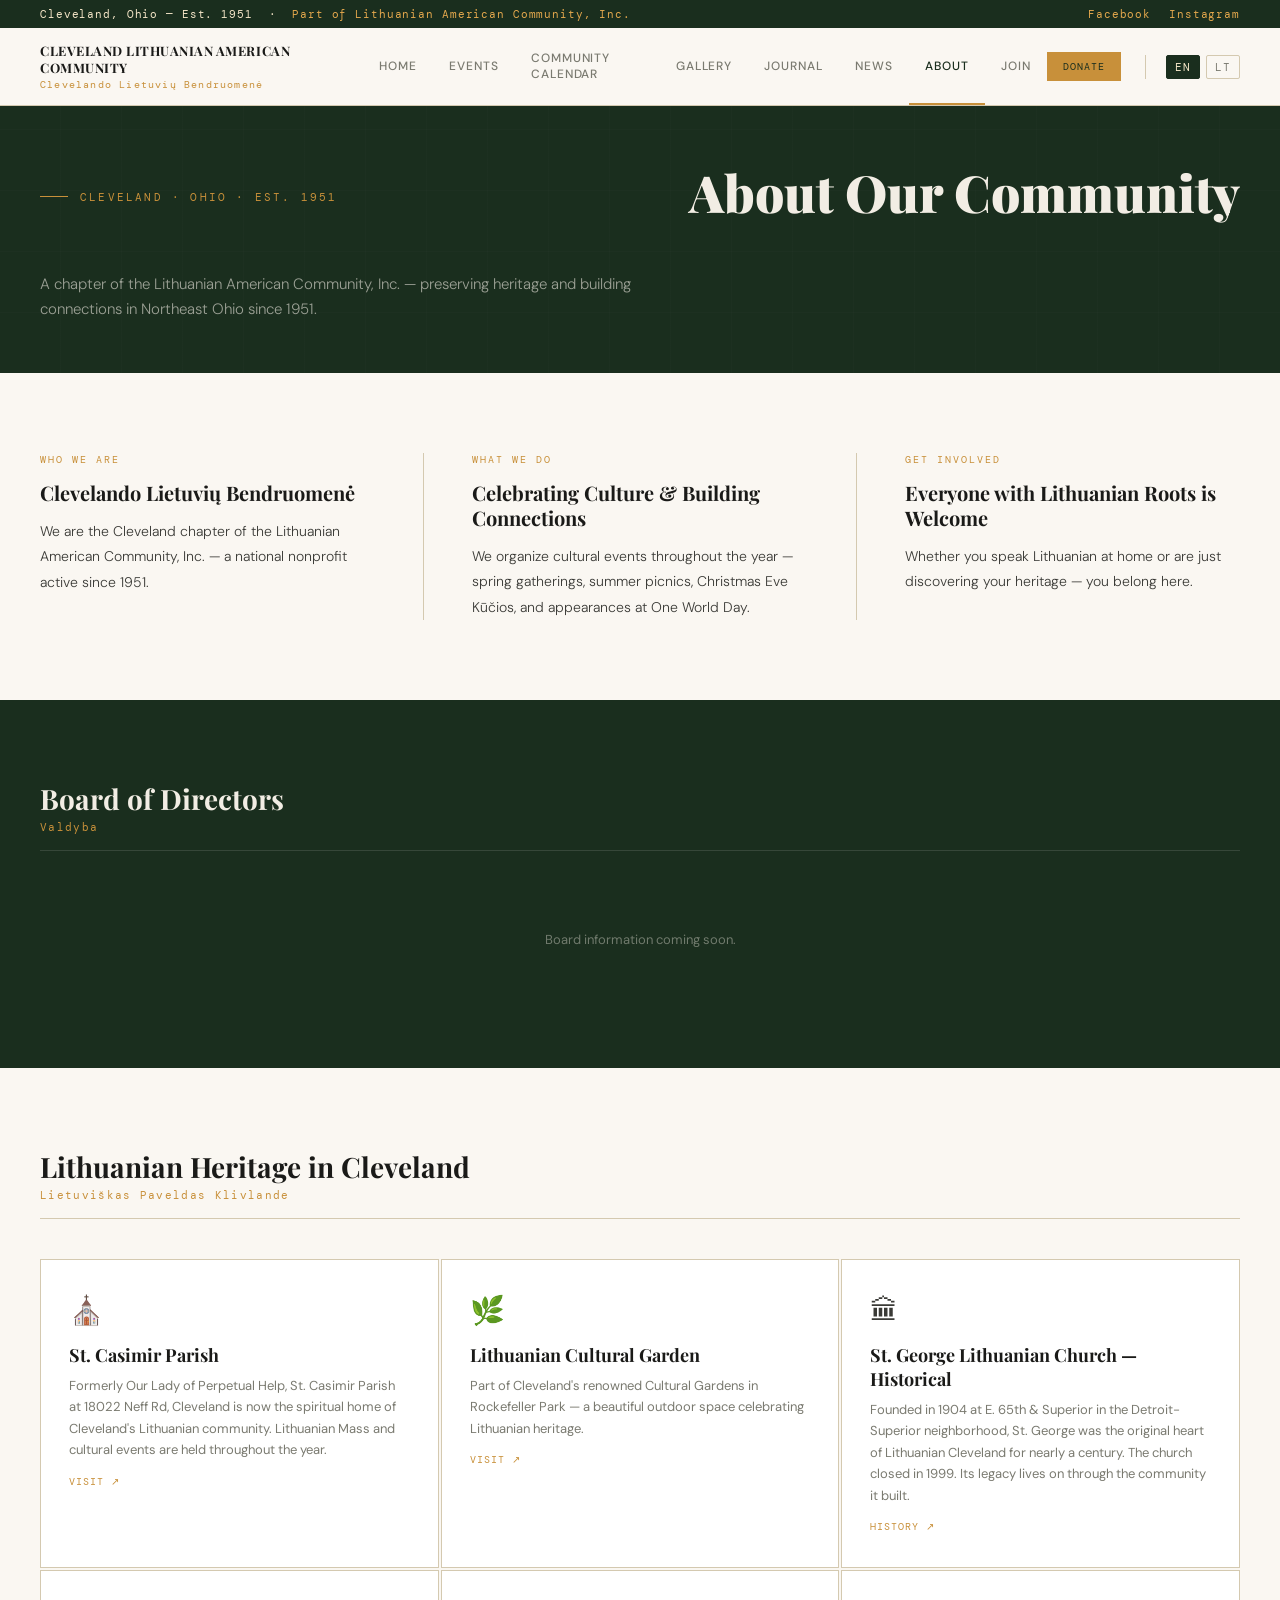
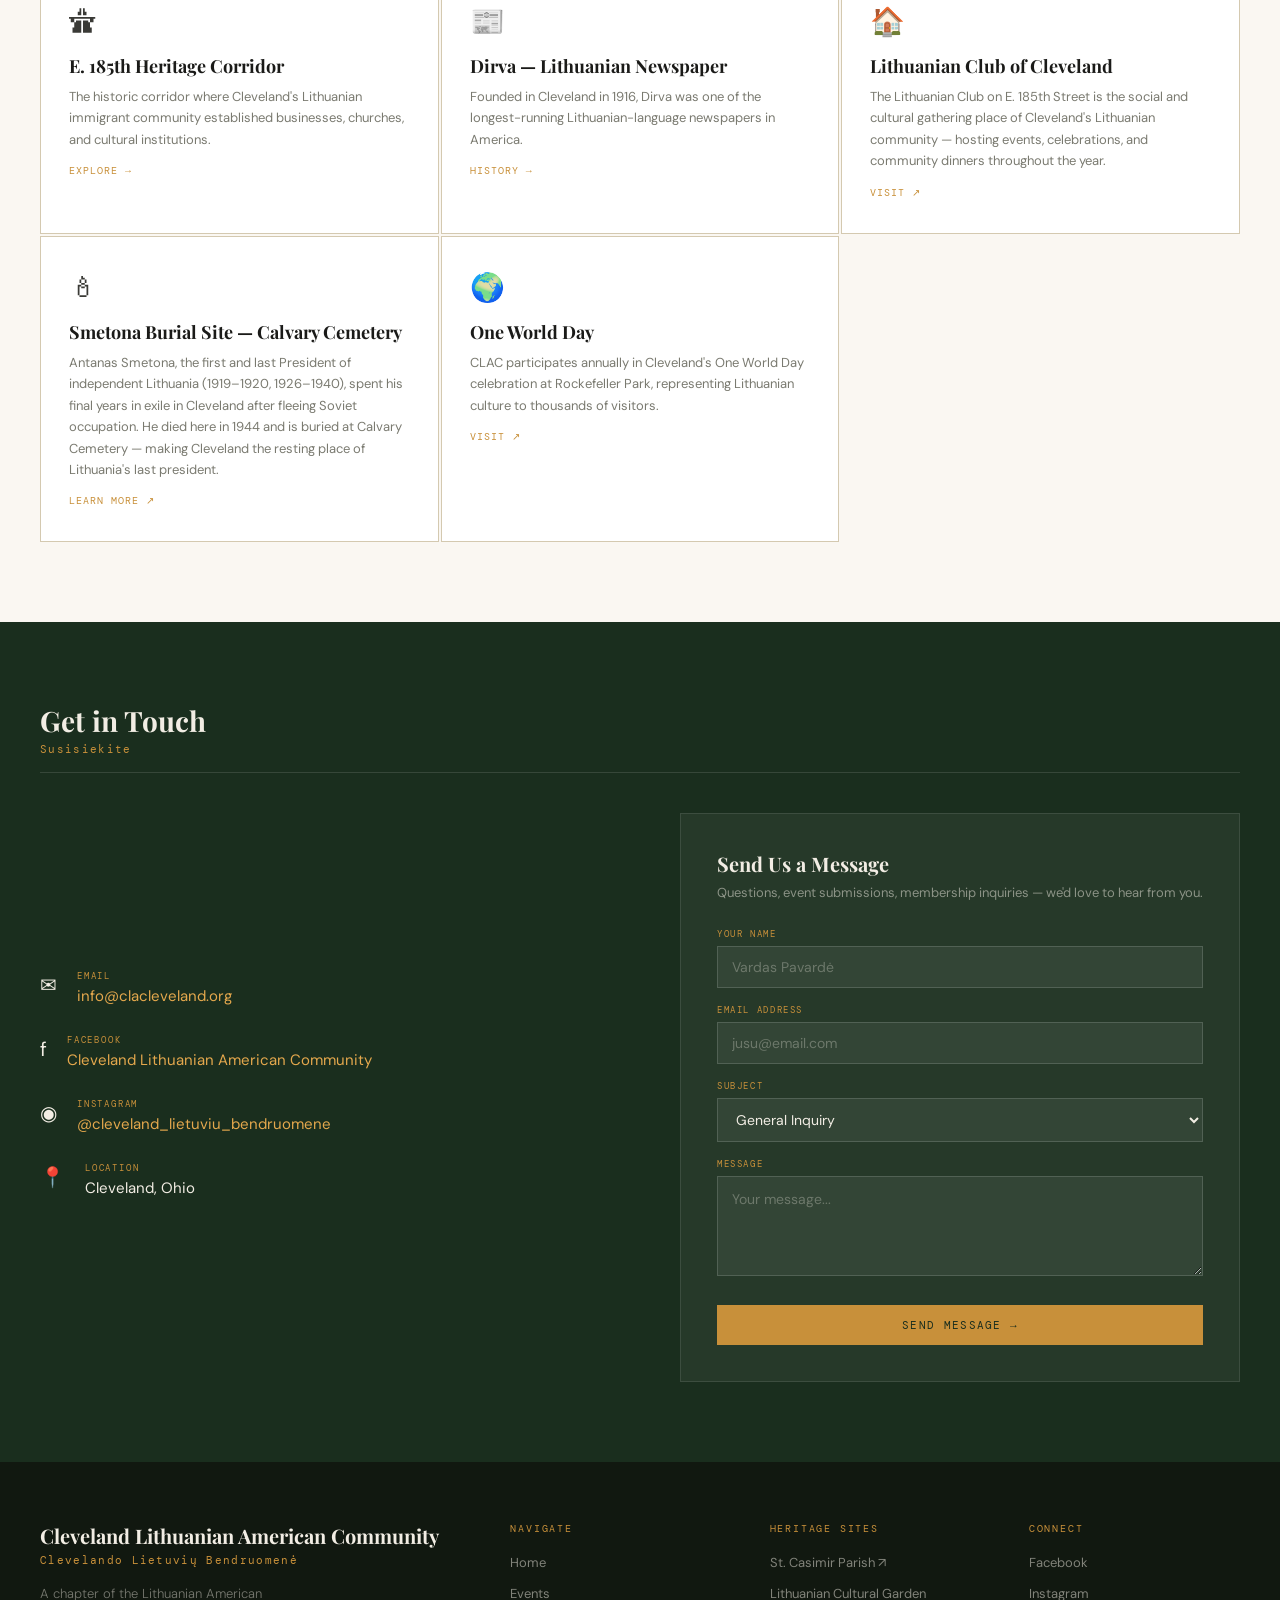
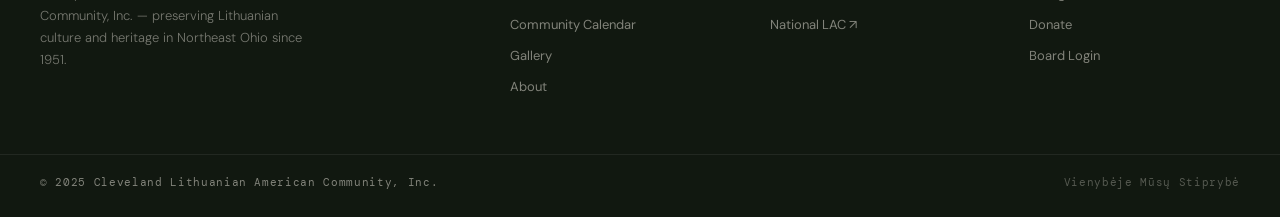
<file: about.html>
<!DOCTYPE html>
<html lang="en">
<head>
  <meta charset="UTF-8">
  <meta name="viewport" content="width=device-width, initial-scale=1.0">
  <title>About — Cleveland Lithuanian American Community</title>
  <meta name="description" content="Learn about the Cleveland Lithuanian American Community — our history, mission, board members, and heritage sites along E. 185th Street.">
  <link rel="preconnect" href="https://fonts.googleapis.com">
  <link rel="preconnect" href="https://fonts.gstatic.com" crossorigin>
  <link href="https://fonts.googleapis.com/css2?family=Playfair+Display:ital,wght@0,400;0,700;0,900;1,400;1,700&family=DM+Sans:ital,wght@0,300;0,400;0,500;1,300&family=DM+Mono:wght@400;500&display=swap" rel="stylesheet">
  <link rel="stylesheet" href="assets/style.css">
  <style>
    /* ── PAGE HERO ── */
    .page-hero { background: var(--forest); padding: 60px 0 52px; position: relative; overflow: hidden; }
    .page-hero::before { content: ''; position: absolute; inset: 0; background-image: repeating-linear-gradient(0deg,transparent,transparent 60px,rgba(255,255,255,0.012) 60px,rgba(255,255,255,0.012) 61px),repeating-linear-gradient(90deg,transparent,transparent 60px,rgba(255,255,255,0.012) 60px,rgba(255,255,255,0.012) 61px); pointer-events: none; }
    .page-hero-inner { position: relative; z-index: 1; max-width: 1280px; margin: 0 auto; padding: 0 40px; }
    .ph-overline { font-family: 'DM Mono', monospace; font-size: 11px; letter-spacing: 0.2em; text-transform: uppercase; color: var(--amber); display: flex; align-items: center; gap: 12px; margin-bottom: 16px; }
    .ph-overline::before { content: ''; width: 28px; height: 1px; background: var(--amber); display: block; }
    .ph-title { font-family: 'Playfair Display', serif; font-size: clamp(32px, 4vw, 54px); font-weight: 900; color: var(--cream); line-height: 1.05; }
    .ph-sub { font-size: 15px; color: rgba(242,237,228,0.6); margin-top: 12px; font-weight: 300; max-width: 600px; line-height: 1.65; }

    /* ── ABOUT COLUMNS ── */
    .about-body { padding: 80px 0; }
    .about-cols { display: grid; grid-template-columns: 1fr 1px 1fr 1px 1fr; gap: 48px; align-items: start; }
    .ab-divider { background: var(--rule); align-self: stretch; }
    .ab-label { font-family: 'DM Mono', monospace; font-size: 10px; letter-spacing: 0.2em; text-transform: uppercase; color: var(--amber); margin-bottom: 14px; }
    .ab-heading { font-family: 'Playfair Display', serif; font-size: 20px; font-weight: 700; color: var(--text-dark); line-height: 1.25; margin-bottom: 14px; }
    .ab-body { font-size: 14px; line-height: 1.8; color: var(--text-body); font-weight: 300; }

    /* ── BOARD MEMBERS ── */
    .board-section { background: var(--forest); color: var(--cream); padding: 80px 0; }
    .board-grid { display: grid; grid-template-columns: repeat(4, 1fr); gap: 24px; margin-top: 40px; }
    .board-card { background: rgba(255,255,255,0.05); border: 1px solid rgba(255,255,255,0.08); padding: 28px 24px; text-align: center; transition: background 0.2s; }
    .board-card:hover { background: rgba(255,255,255,0.08); }
    .board-avatar { width: 80px; height: 80px; border-radius: 50%; object-fit: cover; margin: 0 auto 16px; display: block; }
    .board-avatar-placeholder { width: 80px; height: 80px; border-radius: 50%; background: var(--amber); display: flex; align-items: center; justify-content: center; margin: 0 auto 16px; font-family: 'Playfair Display', serif; font-size: 28px; font-weight: 700; color: var(--forest); }
    .board-name { font-family: 'Playfair Display', serif; font-size: 17px; font-weight: 700; color: var(--cream); margin-bottom: 4px; }
    .board-role { font-family: 'DM Mono', monospace; font-size: 10px; letter-spacing: 0.15em; text-transform: uppercase; color: var(--amber); margin-bottom: 10px; }
    .board-bio { font-size: 13px; color: rgba(242,237,228,0.6); line-height: 1.6; font-weight: 300; }
    .board-email { font-family: 'DM Mono', monospace; font-size: 11px; color: var(--amber-light); text-decoration: none; margin-top: 10px; display: block; }
    .board-email:hover { color: var(--amber); }

    /* ── HERITAGE SITES ── */
    .heritage-section { padding: 80px 0; background: var(--linen); }
    .heritage-grid { display: grid; grid-template-columns: repeat(3, 1fr); gap: 2px; margin-top: 40px; }
    .heritage-card { background: var(--white); border: 1px solid var(--rule); padding: 32px 28px; transition: border-color 0.2s; }
    .heritage-card:hover { border-color: var(--amber); }
    .heritage-icon { font-size: 28px; margin-bottom: 14px; }
    .heritage-name { font-family: 'Playfair Display', serif; font-size: 18px; font-weight: 700; color: var(--text-dark); margin-bottom: 8px; }
    .heritage-desc { font-size: 13px; color: var(--text-muted); line-height: 1.65; }
    .heritage-link { font-family: 'DM Mono', monospace; font-size: 10px; letter-spacing: 0.1em; text-transform: uppercase; color: var(--amber); text-decoration: none; margin-top: 14px; display: inline-block; }
    .heritage-link:hover { opacity: 0.75; }

    /* ── CONTACT ── */
    .contact-section { padding: 80px 0; background: var(--forest); color: var(--cream); }
    .contact-grid { display: grid; grid-template-columns: 1fr 1fr; gap: 80px; align-items: center; margin-top: 40px; }
    .contact-item { display: flex; gap: 20px; align-items: flex-start; margin-bottom: 28px; }
    .contact-icon { font-size: 20px; flex-shrink: 0; margin-top: 2px; }
    .contact-label { font-family: 'DM Mono', monospace; font-size: 9px; letter-spacing: 0.2em; text-transform: uppercase; color: var(--amber); margin-bottom: 4px; }
    .contact-value { font-size: 15px; color: var(--cream); }
    .contact-value a { color: var(--amber-light); text-decoration: none; }
    .contact-value a:hover { color: var(--amber); }
    .national-box { background: rgba(255,255,255,0.05); border: 1px solid rgba(255,255,255,0.1); padding: 32px; }
    .national-label { font-family: 'DM Mono', monospace; font-size: 9px; letter-spacing: 0.2em; text-transform: uppercase; color: var(--amber); margin-bottom: 12px; }
    .national-heading { font-family: 'Playfair Display', serif; font-size: 20px; font-weight: 700; color: var(--cream); margin-bottom: 10px; }
    .national-body { font-size: 13px; color: rgba(242,237,228,0.6); line-height: 1.7; }
    .national-link { display: inline-block; margin-top: 16px; font-family: 'DM Mono', monospace; font-size: 11px; letter-spacing: 0.1em; text-transform: uppercase; color: var(--amber); text-decoration: none; border: 1px solid rgba(200,144,58,0.4); padding: 8px 16px; transition: all 0.2s; }
    .national-link:hover { background: rgba(200,144,58,0.1); }


    /* ── CONTACT FORM ── */
    .contact-form-box { background: rgba(255,255,255,0.05); border: 1px solid rgba(255,255,255,0.1); padding: 36px; }
    .contact-form-title { font-family: 'Playfair Display', serif; font-size: 20px; font-weight: 700; color: var(--cream); margin-bottom: 6px; }
    .contact-form-sub { font-size: 13px; color: rgba(242,237,228,0.5); margin-bottom: 24px; line-height: 1.6; }
    .cf-group { margin-bottom: 16px; }
    .cf-label { font-family: 'DM Mono', monospace; font-size: 9px; letter-spacing: 0.18em; text-transform: uppercase; color: var(--amber); display: block; margin-bottom: 6px; }
    .cf-input, .cf-textarea, .cf-select {
      width: 100%; padding: 11px 14px; border: 1px solid rgba(255,255,255,0.15);
      background: rgba(255,255,255,0.06); color: var(--cream);
      font-family: 'DM Sans', sans-serif; font-size: 14px; outline: none;
      transition: border-color 0.2s;
    }
    .cf-input::placeholder, .cf-textarea::placeholder { color: rgba(242,237,228,0.3); }
    .cf-input:focus, .cf-textarea:focus, .cf-select:focus { border-color: var(--amber); }
    .cf-textarea { min-height: 100px; resize: vertical; line-height: 1.6; }
    .cf-select { cursor: pointer; }
    .cf-select option { background: var(--forest-mid); color: var(--cream); }
    .cf-submit {
      width: 100%; background: var(--amber); color: var(--forest); border: none;
      padding: 13px; font-family: 'DM Mono', monospace; font-size: 11px;
      letter-spacing: 0.12em; text-transform: uppercase; cursor: pointer;
      transition: background 0.2s; margin-top: 8px;
    }
    .cf-submit:hover { background: var(--amber-light); }
    .cf-submit:disabled { opacity: 0.6; cursor: not-allowed; }
    .cf-success { display: none; text-align: center; padding: 32px 20px; }
    .cf-success-icon { font-size: 36px; margin-bottom: 12px; }
    .cf-success-title { font-family: 'Playfair Display', serif; font-size: 20px; font-weight: 700; color: var(--cream); margin-bottom: 8px; }
    .cf-success-sub { font-size: 13px; color: rgba(242,237,228,0.6); line-height: 1.6; }
    .cf-error { display: none; font-size: 12px; color: #e07a7a; margin-top: 8px; font-family: 'DM Mono', monospace; }

    /* ── RESPONSIVE ── */
    @media (max-width: 1024px) {
      .about-cols { grid-template-columns: 1fr; }
      .ab-divider { display: none; }
      .board-grid { grid-template-columns: repeat(2, 1fr); }
      .heritage-grid { grid-template-columns: 1fr 1fr; }
      .contact-grid { grid-template-columns: 1fr; gap: 40px; }
    }
    @media (max-width: 768px) {
      .page-hero-inner { padding: 0 20px; }
      .board-grid { grid-template-columns: 1fr; }
      .heritage-grid { grid-template-columns: 1fr; }
    }
  </style>
</head>
<body>

<!-- TOPBAR -->
<div class="topbar">
  <div><span data-en="Cleveland, Ohio — Est. 1951" data-lt="Klivlandas, Ohajas — Įkurta 1951 m.">Cleveland, Ohio — Est. 1951</span> &nbsp;·&nbsp; <a href="https://javlb.lt/en/" target="_blank"><span data-en="Part of Lithuanian American Community, Inc." data-lt="JAV Lietuvių Bendruomenės narys">Part of Lithuanian American Community, Inc.</span></a></div>
  <div class="topbar-social">
    <a href="https://www.facebook.com/profile.php?id=61565856471983" target="_blank">Facebook</a>
    <a href="https://www.instagram.com/cleveland_lietuviu_bendruomene" target="_blank">Instagram</a>
  </div>
</div>

<!-- NAV -->
<nav class="main-nav" id="main-nav">
  <a href="index.html" class="nav-logo">
    <div class="nav-logo-en">Cleveland Lithuanian American Community</div>
    <div class="nav-logo-lt">Clevelando Lietuvių Bendruomenė</div>
  </a>
    <ul class="nav-links" id="nav-links">
    <li><a href="index.html" data-en="Home" data-lt="Pradžia">Home</a></li>
    <li><a href="index.html#upcoming" data-en="Events" data-lt="Renginiai">Events</a></li>
    <li><a href="community.html" data-en="Community Calendar" data-lt="Bendruomenės Kalendorius">Community Calendar</a></li>
    <li><a href="gallery.html" data-en="Gallery" data-lt="Galerija">Gallery</a></li>
    <li><a href="index.html#journal" data-en="Journal" data-lt="Archyvas">Journal</a></li>
    <li><a href="index.html#announcements" data-en="News" data-lt="Žinios">News</a></li>
    <li><a href="about.html" class="active" data-en="About" data-lt="Apie Mus">About</a></li>
    <li><a href="join.html" data-en="Join" data-lt="Prisijunkite">Join</a></li>
  </ul>
  <div class="nav-right">
    <a href="donate.html" style="font-family:'DM Mono',monospace; font-size:10px; letter-spacing:0.1em; text-transform:uppercase; background:var(--amber); color:var(--forest); padding:8px 16px; text-decoration:none; white-space:nowrap; margin-right:12px;" data-en="Donate" data-lt="Paaukoti">Donate</a>
    <div class="nav-lang">
      <button class="lang-btn active" data-lang="en" onclick="setLang('en')">EN</button>
      <button class="lang-btn" data-lang="lt" onclick="setLang('lt')">LT</button>
    </div>
    <div class="hamburger" onclick="document.getElementById('nav-links').classList.toggle('open')">
      <span></span><span></span><span></span>
    </div>
  </div>
</nav>

<!-- PAGE HERO -->
<div class="page-hero">
  <div class="page-hero-inner">
    <div class="ph-overline" data-en="Cleveland · Ohio · Est. 1951" data-lt="Klivlandas · Ohajas · Įkurta 1951 m.">Cleveland · Ohio · Est. 1951</div>
    <h1 class="ph-title" id="about-title" data-en="About Our Community" data-lt="Apie Mūsų Bendruomenę">About Our Community</h1>
    <p class="ph-sub" id="about-sub" data-en="A chapter of the Lithuanian American Community, Inc. — preserving heritage and building connections in Northeast Ohio since 1951." data-lt="JAV Lietuvių Bendruomenės skyrius — saugome paveldą ir kuriame ryšius Šiaurės Rytų Ohajuje nuo 1951 m.">A chapter of the Lithuanian American Community, Inc. — preserving heritage and building connections in Northeast Ohio since 1951.</p>
  </div>
</div>

<!-- ABOUT COLUMNS -->
<section class="about-body">
  <div class="container">
    <div class="about-cols">
      <div>
        <div class="ab-label" id="ab1-label">Who We Are</div>
        <div class="ab-heading" id="ab1-heading">Clevelando Lietuvių Bendruomenė</div>
        <div class="ab-body" id="ab1-body">We are the Cleveland chapter of the Lithuanian American Community, Inc. — a national nonprofit active since 1951. Our roots run deep along Cleveland's E. 185th Street corridor, where generations of Lithuanian immigrants built a church, a community, and a lasting legacy.</div>
      </div>
      <div class="ab-divider"></div>
      <div>
        <div class="ab-label" id="ab2-label">What We Do</div>
        <div class="ab-heading" id="ab2-heading">Celebrating Culture & Building Connections</div>
        <div class="ab-body" id="ab2-body">We organize cultural events throughout the year — spring gatherings, summer picnics, Christmas Eve Kūčios, and appearances at One World Day. We connect members to the national and global Lithuanian diaspora.</div>
      </div>
      <div class="ab-divider"></div>
      <div>
        <div class="ab-label" id="ab3-label">Get Involved</div>
        <div class="ab-heading" id="ab3-heading">Everyone with Lithuanian Roots is Welcome</div>
        <div class="ab-body" id="ab3-body">Whether you speak Lithuanian at home or are just discovering your heritage — you belong here. Follow us on Facebook and Instagram, or reach out to join as a member.</div>
      </div>
    </div>
  </div>
</section>

<!-- BOARD MEMBERS -->
<section class="board-section">
  <div class="container">
    <div class="section-header" style="border-color: rgba(255,255,255,0.12);">
      <div>
        <div class="section-title" style="color:var(--cream);" data-en="Board of Directors" data-lt="Valdyba">Board of Directors</div>
        <div class="section-title-lt">Valdyba</div>
      </div>
    </div>
    <div class="board-grid" id="board-grid">
      <!-- Populated by JS -->
      <div style="grid-column:span 4; padding:40px; text-align:center; color:rgba(242,237,228,0.4); font-size:13px;">Loading board members...</div>
    </div>
  </div>
</section>

<!-- HERITAGE SITES -->
<section class="heritage-section">
  <div class="container">
    <div class="section-header">
      <div>
        <div class="section-title" data-en="Lithuanian Heritage in Cleveland" data-lt="Lietuviškas Paveldas Klivlande">Lithuanian Heritage in Cleveland</div>
        <div class="section-title-lt">Lietuviškas Paveldas Klivlande</div>
      </div>
    </div>
    <div class="heritage-grid">
      <div class="heritage-card">
        <div class="heritage-icon">⛪</div>
        <div class="heritage-name" data-en="St. Casimir Parish" data-lt="Šv. Kazimiero Parapija">St. Casimir Parish</div>
        <div class="heritage-desc" data-en="Formerly Our Lady of Perpetual Help, St. Casimir Parish at 18022 Neff Rd, Cleveland is now the spiritual home of Cleveland's Lithuanian community. Lithuanian Mass and cultural events are held throughout the year." data-lt="Buvusi Nuolatinės Pagalbos Dievo Motinos parapija, Šv. Kazimiero Parapija 18022 Neff Rd, Klivlandas, yra dabartiniai Klivlando lietuvių bendruomenės dvasiniai namai.">Formerly Our Lady of Perpetual Help, St. Casimir Parish at 18022 Neff Rd, Cleveland is now the spiritual home of Cleveland's Lithuanian community. Lithuanian Mass and cultural events are held throughout the year.</div>
        <a href="http://www.saintcasimirparish.org" target="_blank" class="heritage-link">Visit ↗</a>
      </div>
      <div class="heritage-card">
        <div class="heritage-icon">🌿</div>
        <div class="heritage-name" data-en="Lithuanian Cultural Garden" data-lt="Lietuvių Kultūros Sodas">Lithuanian Cultural Garden</div>
        <div class="heritage-desc" data-en="Part of Cleveland's renowned Cultural Gardens in Rockefeller Park — a beautiful outdoor space celebrating Lithuanian heritage." data-lt="Klivlando garsiųjų kultūros sodų Rokfelerio parke dalis — graži lauko erdvė, švenčianti lietuvišką paveldą.">Part of Cleveland's renowned Cultural Gardens in Rockefeller Park — a beautiful outdoor space celebrating Lithuanian heritage.</div>
        <a href="https://clevelandculturalgardens.org/gardens/lithuanian-garden/" target="_blank" class="heritage-link">Visit ↗</a>
      </div>
      <div class="heritage-card">
        <div class="heritage-icon">🏛</div>
        <div class="heritage-name" data-en="St. George Lithuanian Church — Historical" data-lt="Šv. Jurgio Lietuvių Bažnyčia — Istorinė">St. George Lithuanian Church — Historical</div>
        <div class="heritage-desc" data-en="Founded in 1904 at E. 65th & Superior in the Detroit-Superior neighborhood, St. George was the original heart of Lithuanian Cleveland for nearly a century. The church closed in 1999. Its legacy lives on through the community it built." data-lt="Įkurta 1904 m. E. 65-osios ir Superior sankryžoje, Šv. Jurgio bažnyčia beveik šimtmetį buvo lietuviško Klivlando širdis. Bažnyčia uždaryta 1999 m.">Founded in 1904 at E. 65th & Superior in the Detroit-Superior neighborhood, St. George was the original heart of Lithuanian Cleveland for nearly a century. The church closed in 1999. Its legacy lives on through the community it built.</div>
        <a href="https://en.wikipedia.org/wiki/St._George_Lithuanian_Church_(Cleveland)" target="_blank" class="heritage-link">History ↗</a>
      </div>
      <div class="heritage-card">
        <div class="heritage-icon">🛣</div>
        <div class="heritage-name" data-en="E. 185th Heritage Corridor" data-lt="E. 185-osios gatvės paveldo koridorius">E. 185th Heritage Corridor</div>
        <div class="heritage-desc" data-en="The historic corridor where Cleveland's Lithuanian immigrant community established businesses, churches, and cultural institutions." data-lt="Istorinis koridorius, kuriame Klivlando lietuvių imigrantų bendruomenė įkūrė verslus, bažnyčias ir kultūrines institucijas.">The historic corridor where Cleveland's Lithuanian immigrant community established businesses, churches, and cultural institutions.</div>
        <a href="#" class="heritage-link">Explore →</a>
      </div>
      <div class="heritage-card">
        <div class="heritage-icon">📰</div>
        <div class="heritage-name" data-en="Dirva — Lithuanian Newspaper" data-lt="Dirva — Lietuvių laikraštis">Dirva — Lithuanian Newspaper</div>
        <div class="heritage-desc" data-en="Founded in Cleveland in 1916, Dirva was one of the longest-running Lithuanian-language newspapers in America." data-lt="Įkurta Klivlande 1916 m., Dirva buvo vienas iš ilgiausiai leidžiamų lietuviškų laikraščių Amerikoje.">Founded in Cleveland in 1916, Dirva was one of the longest-running Lithuanian-language newspapers in America.</div>
        <a href="#" class="heritage-link">History →</a>
      </div>
      <div class="heritage-card">
        <div class="heritage-icon">🏠</div>
        <div class="heritage-name" data-en="Lithuanian Club of Cleveland" data-lt="Klivlando Lietuvių Klubas">Lithuanian Club of Cleveland</div>
        <div class="heritage-desc" data-en="The Lithuanian Club on E. 185th Street is the social and cultural gathering place of Cleveland's Lithuanian community — hosting events, celebrations, and community dinners throughout the year." data-lt="Lietuvių klubas E. 185-ojoje gatvėje yra socialinė ir kultūrinė Klivlando lietuvių bendruomenės susirinkimų vieta, kurioje vyksta renginiai, šventės ir bendruomenės vakarienės ištisus metus.">The Lithuanian Club on E. 185th Street is the social and cultural gathering place of Cleveland's Lithuanian community — hosting events, celebrations, and community dinners throughout the year.</div>
        <a href="https://www.facebook.com/LithuanianClubCLE/" target="_blank" class="heritage-link">Visit ↗</a>
      </div>
      <div class="heritage-card">
        <div class="heritage-icon">🕯</div>
        <div class="heritage-name" data-en="Smetona Burial Site — Calvary Cemetery" data-lt="Smetonos palaidojimo vieta — Kalvarijos kapinės">Smetona Burial Site — Calvary Cemetery</div>
        <div class="heritage-desc" data-en="Antanas Smetona, the first and last President of independent Lithuania (1919–1920, 1926–1940), spent his final years in exile in Cleveland after fleeing Soviet occupation. He died here in 1944 and is buried at Calvary Cemetery — making Cleveland the resting place of Lithuania's last president." data-lt="Antanas Smetona, pirmasis ir paskutinis nepriklausomos Lietuvos prezidentas (1919–1920, 1926–1940), paskutinius savo gyvenimo metus praleido tremtyje Klivlande, pabėgęs nuo sovietų okupacijos. Jis mirė čia 1944 m. ir palaidotas Kalvarijos kapinėse.">Antanas Smetona, the first and last President of independent Lithuania (1919–1920, 1926–1940), spent his final years in exile in Cleveland after fleeing Soviet occupation. He died here in 1944 and is buried at Calvary Cemetery — making Cleveland the resting place of Lithuania's last president.</div>
        <a href="https://en.wikipedia.org/wiki/Antanas_Smetona" target="_blank" class="heritage-link">Learn More ↗</a>
      </div>
      <div class="heritage-card">
        <div class="heritage-icon">🌍</div>
        <div class="heritage-name" data-en="One World Day" data-lt="One World Day">One World Day</div>
        <div class="heritage-desc" data-en="CLAC participates annually in Cleveland's One World Day celebration at Rockefeller Park, representing Lithuanian culture to thousands of visitors." data-lt="CLAC kasmet dalyvauja Klivlando One World Day šventėje Rokfelerio parke, pristatydamas lietuvių kultūrą tūkstančiams lankytojų.">CLAC participates annually in Cleveland's One World Day celebration at Rockefeller Park, representing Lithuanian culture to thousands of visitors.</div>
        <a href="https://oneworldohio.org/" target="_blank" class="heritage-link">Visit ↗</a>
      </div>
    </div>
  </div>
</section>

<!-- CONTACT -->
<section class="contact-section" id="contact">
  <div class="container">
    <div class="section-header" style="border-color: rgba(255,255,255,0.12);">
      <div>
        <div class="section-title" style="color:var(--cream);" data-en="Get in Touch" data-lt="Susisiekite">Get in Touch</div>
        <div class="section-title-lt">Susisiekite</div>
      </div>
    </div>
    <div class="contact-grid">
      <div>
        <div class="contact-item">
          <div class="contact-icon">✉</div>
          <div>
            <div class="contact-label" data-en="Email" data-lt="El. paštas">Email</div>
            <div class="contact-value"><a href="mailto:info@clacleveland.org" id="contact-email">info@clacleveland.org</a></div>
          </div>
        </div>
        <div class="contact-item">
          <div class="contact-icon">f</div>
          <div>
            <div class="contact-label">Facebook</div>
            <div class="contact-value"><a href="https://www.facebook.com/profile.php?id=61565856471983" target="_blank" id="contact-fb">Cleveland Lithuanian American Community</a></div>
          </div>
        </div>
        <div class="contact-item">
          <div class="contact-icon">◉</div>
          <div>
            <div class="contact-label">Instagram</div>
            <div class="contact-value"><a href="https://www.instagram.com/cleveland_lietuviu_bendruomene" target="_blank" id="contact-ig">@cleveland_lietuviu_bendruomene</a></div>
          </div>
        </div>
        <div class="contact-item">
          <div class="contact-icon">📍</div>
          <div>
            <div class="contact-label" data-en="Location" data-lt="Vieta">Location</div>
            <div class="contact-value" data-en="Cleveland, Ohio" data-lt="Klivlandas, Ohajas">Cleveland, Ohio</div>
          </div>
        </div>
      </div>
      <div class="contact-form-box">
        <div id="cf-form-wrap">
          <div class="contact-form-title" data-en="Send Us a Message" data-lt="Parašykite mums">Send Us a Message</div>
          <div class="contact-form-sub" data-en="Questions, event submissions, membership inquiries — we'd love to hear from you." data-lt="Klausimai, renginių pasiūlymai, narystės klausimai — mielai išgirsime jus.">Questions, event submissions, membership inquiries — we'd love to hear from you.</div>
          <div class="cf-group">
            <label class="cf-label" data-en="Your Name" data-lt="Jūsų vardas">Your Name</label>
            <input class="cf-input" type="text" id="cf-name" placeholder="Vardas Pavardė">
          </div>
          <div class="cf-group">
            <label class="cf-label" data-en="Email Address" data-lt="El. pašto adresas">Email Address</label>
            <input class="cf-input" type="email" id="cf-email" placeholder="jusu@email.com">
          </div>
          <div class="cf-group">
            <label class="cf-label" data-en="Subject" data-lt="Tema">Subject</label>
            <select class="cf-select" id="cf-subject">
              <option value="General Inquiry">General Inquiry</option>
              <option value="Membership">Membership</option>
              <option value="Event Submission">Event Submission</option>
              <option value="Volunteer">Volunteer</option>
              <option value="Media / Press">Media / Press</option>
              <option value="Other">Other</option>
            </select>
          </div>
          <div class="cf-group">
            <label class="cf-label" data-en="Message" data-lt="Žinutė">Message</label>
            <textarea class="cf-textarea" id="cf-message" placeholder="Your message..."></textarea>
          </div>
          <div class="cf-error" id="cf-error"></div>
          <button class="cf-submit" id="cf-submit" onclick="submitContactForm()" data-en="Send Message →" data-lt="Siųsti →">Send Message →</button>
        </div>
        <div class="cf-success" id="cf-success">
          <div class="cf-success-icon">✓</div>
          <div class="cf-success-title" data-en="Message Sent!" data-lt="Žinutė išsiųsta!">Message Sent!</div>
          <div class="cf-success-sub" data-en="Thank you for reaching out. We'll get back to you soon." data-lt="Ačiū, kad susisiekėte. Netrukus atsakysime.">Thank you for reaching out. We'll get back to you soon.</div>
        </div>
      </div>
    </div>
  </div>
</section>

<!-- FOOTER -->
<footer class="main-footer">
  <div class="footer-grid">
    <div>
      <div class="footer-brand-name">Cleveland Lithuanian American Community</div>
      <div class="footer-brand-lt">Clevelando Lietuvių Bendruomenė</div>
      <div class="footer-desc" data-en="A chapter of the Lithuanian American Community, Inc. — preserving Lithuanian culture and heritage in Northeast Ohio since 1951." data-lt="JAV Lietuvių Bendruomenės skyrius — saugome lietuvių kultūrą ir paveldą Šiaurės Rytų Ohajuje nuo 1951 m.">A chapter of the Lithuanian American Community, Inc. — preserving Lithuanian culture and heritage in Northeast Ohio since 1951.</div>
    </div>
    <div>
      <div class="footer-col-title" data-en="Navigate" data-lt="Naršyti">Navigate</div>
      <ul class="footer-links">
        <li><a href="index.html" data-en="Home" data-lt="Pradžia">Home</a></li>
        <li><a href="index.html#upcoming" data-en="Events" data-lt="Renginiai">Events</a></li>
        <li><a href="community.html" data-en="Community Calendar" data-lt="Bendruomenės Kalendorius">Community Calendar</a></li>
    <li><a href="gallery.html" data-en="Gallery" data-lt="Galerija">Gallery</a></li>
        <li><a href="about.html" class="active" data-en="About" data-lt="Apie Mus">About</a></li>
      </ul>
    </div>
    <div>
      <div class="footer-col-title" data-en="Heritage Sites" data-lt="Paveldo Vietos">Heritage Sites</div>
      <ul class="footer-links">
        <li><a href="http://www.saintcasimirparish.org" target="_blank">St. Casimir Parish ↗</a></li>
        <li><a href="https://clevelandculturalgardens.org/gardens/lithuanian-garden/" target="_blank">Lithuanian Cultural Garden</a></li>
        <li><a href="https://javlb.lt/en/" target="_blank">National LAC ↗</a></li>
      </ul>
    </div>
    <div>
      <div class="footer-col-title" data-en="Connect" data-lt="Ryšiai">Connect</div>
      <ul class="footer-links">
        <li><a href="https://www.facebook.com/profile.php?id=61565856471983" target="_blank">Facebook</a></li>
        <li><a href="https://www.instagram.com/cleveland_lietuviu_bendruomene" target="_blank">Instagram</a></li>
        <li><a href="donate.html">Donate</a></li>
        <li><a href="dashboard.html" data-en="Board Login" data-lt="Valdybos Prisijungimas">Board Login</a></li>
      </ul>
    </div>
  </div>
  <div class="footer-bottom">
    <div>© 2025 Cleveland Lithuanian American Community, Inc.</div>
    <div style="font-family:'DM Mono',monospace; font-size:11px; color:rgba(242,237,228,0.3);">Vienybėje Mūsų Stiprybė</div>
  </div>
</footer>

<script src="assets/data.js"></script>
<script>
  CLAC.ready().then(() => {
    buildAbout();
    buildBoard();
    buildContact();
  });

  function buildAbout() {
    const s    = CLAC.settings.get();
    const lang = localStorage.getItem('clac_lang') || 'en';
    const cols = [
      { ids: ['ab1-label','ab1-heading','ab1-body'], label: s.ab1Label, labelLt: s.ab1LabelLt, heading: s.ab1Heading, headingLt: s.ab1HeadingLt, body: s.ab1Body, bodyLt: s.ab1BodyLt },
      { ids: ['ab2-label','ab2-heading','ab2-body'], label: s.ab2Label, labelLt: s.ab2LabelLt, heading: s.ab2Heading, headingLt: s.ab2HeadingLt, body: s.ab2Body, bodyLt: s.ab2BodyLt },
      { ids: ['ab3-label','ab3-heading','ab3-body'], label: s.ab3Label, labelLt: s.ab3LabelLt, heading: s.ab3Heading, headingLt: s.ab3HeadingLt, body: s.ab3Body, bodyLt: s.ab3BodyLt },
    ];
    cols.forEach(col => {
      const [lid, hid, bid] = col.ids;
      const lEl = document.getElementById(lid);
      const hEl = document.getElementById(hid);
      const bEl = document.getElementById(bid);
      if (lEl && col.label) { lEl.dataset.en = col.label; lEl.dataset.lt = col.labelLt || col.label; lEl.textContent = lang === 'lt' ? (col.labelLt || col.label) : col.label; }
      if (hEl && col.heading) { hEl.dataset.en = col.heading; hEl.dataset.lt = col.headingLt || col.heading; hEl.textContent = lang === 'lt' ? (col.headingLt || col.heading) : col.heading; }
      if (bEl && col.body) { bEl.dataset.en = col.body; bEl.dataset.lt = col.bodyLt || col.body; bEl.textContent = lang === 'lt' ? (col.bodyLt || col.body) : col.body; }
    });
  }

  function buildBoard() {
    const lang    = localStorage.getItem('clac_lang') || 'en';
    const members = CLAC.boardMembers.all();
    const grid    = document.getElementById('board-grid');
    if (!members.length) {
      grid.innerHTML = '<div style="grid-column:span 4; padding:40px; text-align:center; color:rgba(242,237,228,0.4); font-size:13px;">Board information coming soon.</div>';
      return;
    }
    grid.innerHTML = members.map(m => {
      const role  = (lang === 'lt' && m.role_lt) ? m.role_lt : (m.role || '');
      const bio   = (lang === 'lt' && m.bio_lt)  ? m.bio_lt  : (m.bio || '');
      const photo = m.photo
        ? `<img src="${m.photo}" class="board-avatar" alt="${m.name}">`
        : `<div class="board-avatar-placeholder">${m.name.charAt(0)}</div>`;
      return `<div class="board-card">
        ${photo}
        <div class="board-name">${m.name}</div>
        ${role ? `<div class="board-role">${role}</div>` : ''}
        ${bio  ? `<div class="board-bio">${bio}</div>`   : ''}
        ${m.email ? `<a href="mailto:${m.email}" class="board-email">${m.email}</a>` : ''}
      </div>`;
    }).join('');
  }


  async function submitContactForm() {
    const name    = document.getElementById('cf-name').value.trim();
    const email   = document.getElementById('cf-email').value.trim();
    const subject = document.getElementById('cf-subject').value;
    const message = document.getElementById('cf-message').value.trim();
    const errEl   = document.getElementById('cf-error');
    const btn     = document.getElementById('cf-submit');

    errEl.style.display = 'none';

    if (!name || !email || !message) {
      errEl.textContent = 'Please fill in all fields.';
      errEl.style.display = 'block';
      return;
    }
    if (!email.includes('@')) {
      errEl.textContent = 'Please enter a valid email address.';
      errEl.style.display = 'block';
      return;
    }

    btn.disabled = true;
    btn.textContent = 'Sending...';

    try {
      const res = await fetch('/api/contact', {
        method: 'POST',
        headers: { 'Content-Type': 'application/json' },
        body: JSON.stringify({ name, email, subject, message }),
      });

      if (!res.ok) throw new Error('Server error');

      document.getElementById('cf-form-wrap').style.display = 'none';
      document.getElementById('cf-success').style.display   = 'block';

    } catch(e) {
      errEl.textContent = 'Could not send message. Please email us directly at info@clacleveland.org';
      errEl.style.display = 'block';
      btn.disabled = false;
      btn.textContent = 'Send Message →';
    }
  }

  function buildContact() {
    const s = CLAC.settings.get();
    const emailEl = document.getElementById('contact-email');
    const fbEl    = document.getElementById('contact-fb');
    const igEl    = document.getElementById('contact-ig');
    if (emailEl && s.contactEmail) { emailEl.href = 'mailto:' + s.contactEmail; emailEl.textContent = s.contactEmail; }
    if (fbEl    && s.facebookUrl)  { fbEl.href = s.facebookUrl; }
    if (igEl    && s.instagramUrl) { igEl.href = s.instagramUrl; }
  }

  // Sticky nav
  window.addEventListener('scroll', () => {
    document.getElementById('main-nav').style.boxShadow =
      window.scrollY > 60 ? '0 1px 20px rgba(0,0,0,0.08)' : 'none';
  });
</script>
<script>
(function() {
  const LANG_KEY = 'clac_lang';
  function setLang(lang) {
    localStorage.setItem(LANG_KEY, lang);
    document.documentElement.setAttribute('lang', lang);
    document.querySelectorAll('[data-en]').forEach(el => {
      el.innerHTML = lang === 'lt' ? el.dataset.lt : el.dataset.en;
    });
    document.querySelectorAll('.lang-btn').forEach(btn => {
      btn.classList.toggle('active', btn.dataset.lang === lang);
    });
    // Rebuild dynamic sections
    if (window.CLAC) {
      buildAbout();
      buildBoard();
    }
  }
  function initLang() {
    const saved = localStorage.getItem(LANG_KEY) || 'en';
    setLang(saved);
  }
  window.setLang = setLang;
  if (document.readyState === 'loading') {
    document.addEventListener('DOMContentLoaded', initLang);
  } else {
    initLang();
  }
})();
</script>
</body>
</html>
</file>
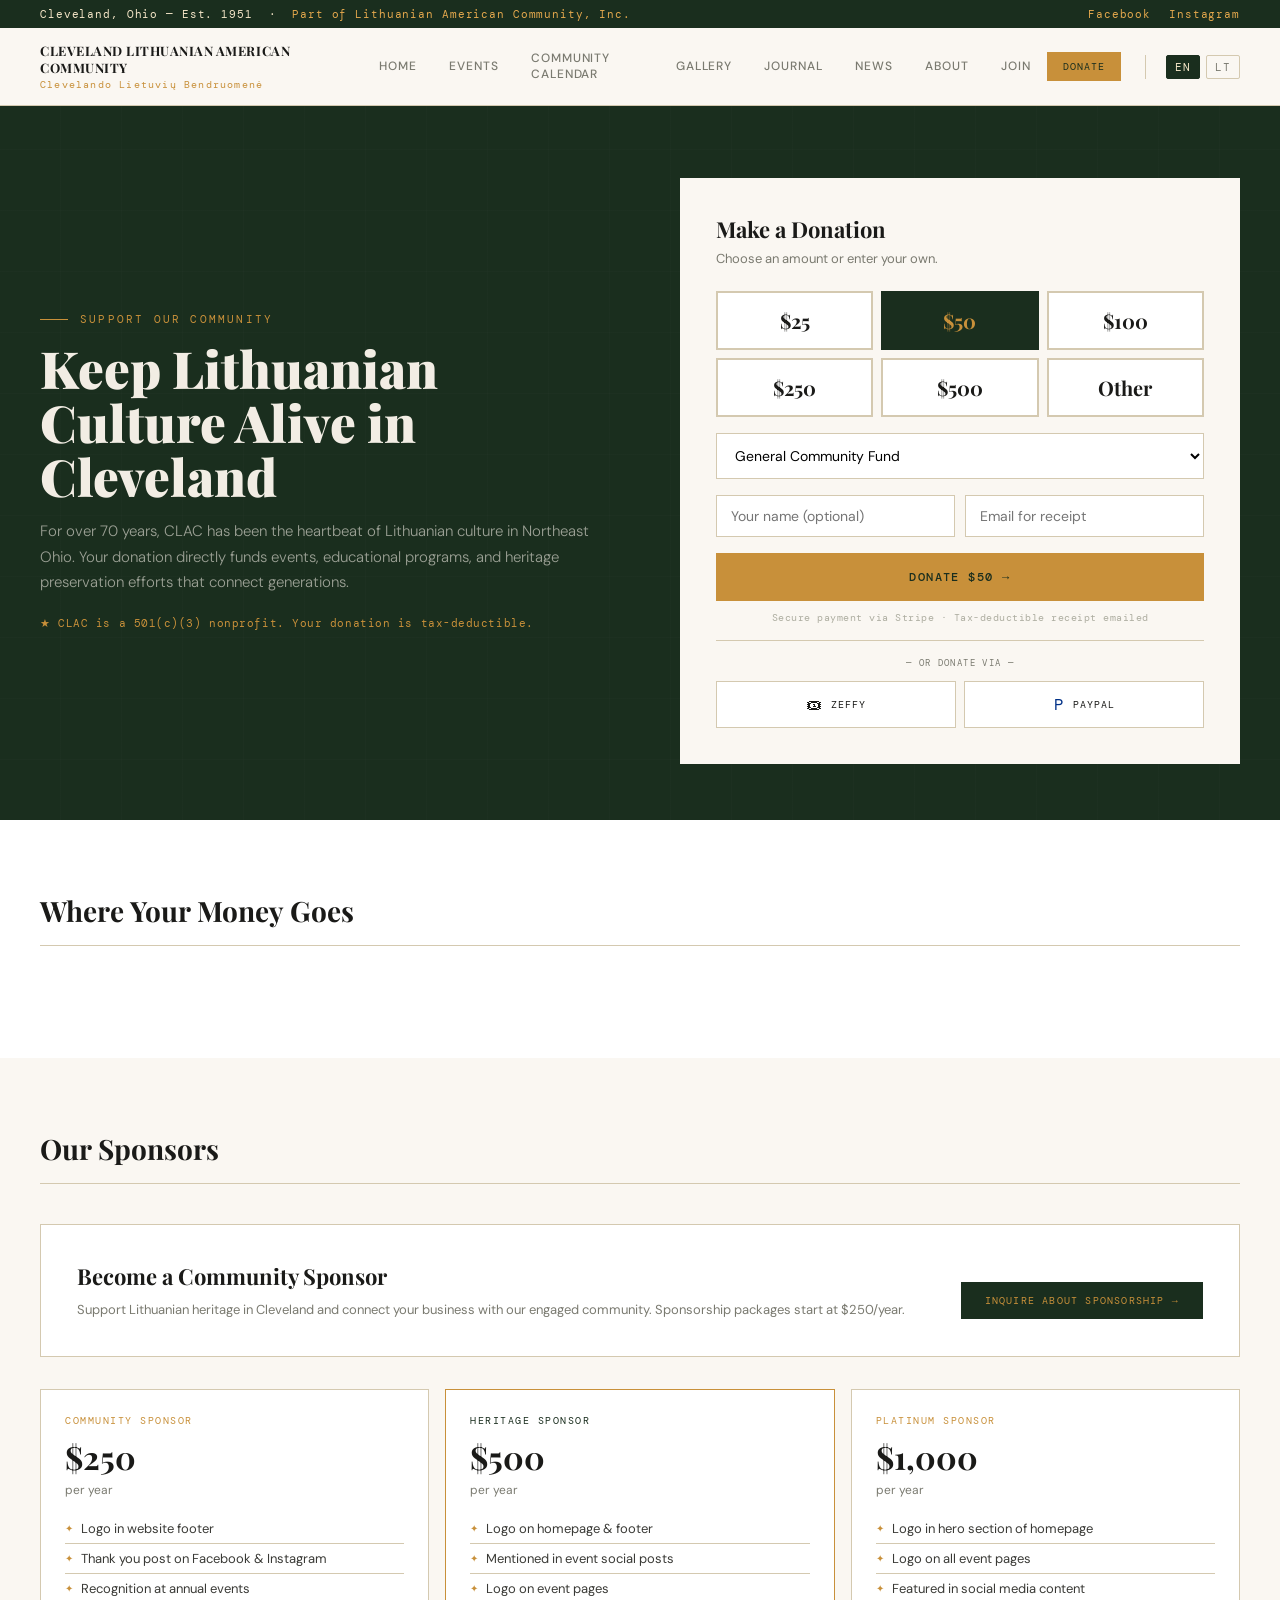
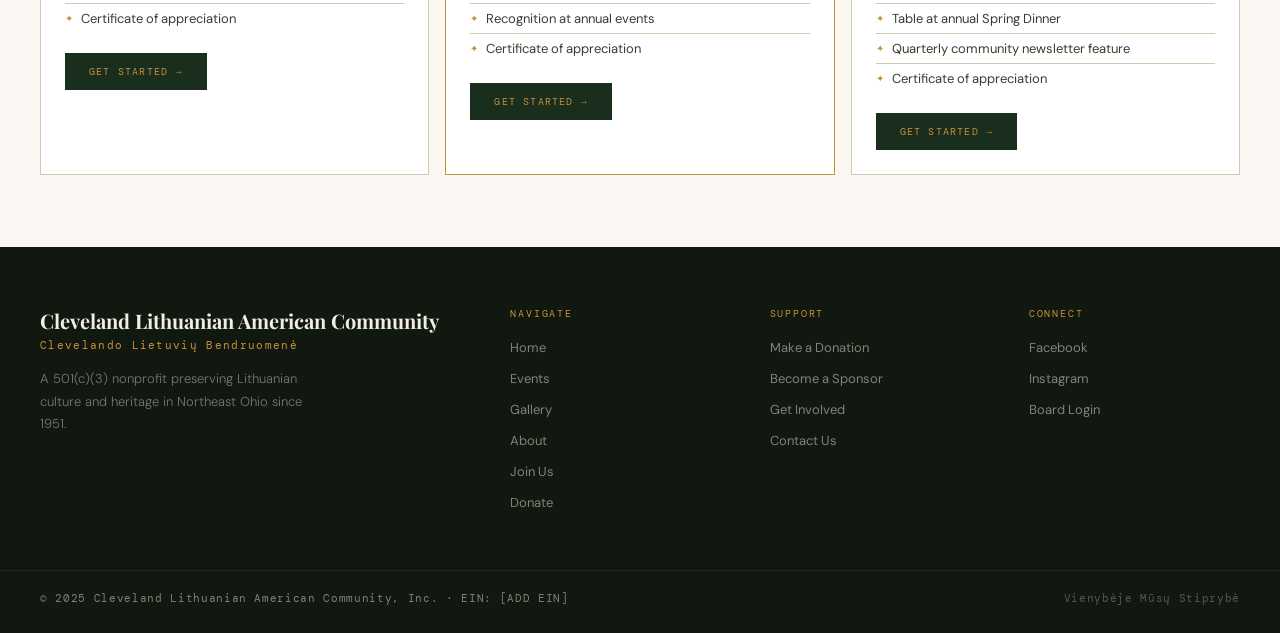
<file: donate.html>
<!DOCTYPE html>
<html lang="en">
<head>
  <meta charset="UTF-8">
  <meta name="viewport" content="width=device-width, initial-scale=1.0">
  <title>Support CLAC — Cleveland Lithuanian American Community</title>
  <meta name="description" content="Support the Cleveland Lithuanian American Community. Your donation helps preserve Lithuanian culture and heritage in Northeast Ohio.">
  <link rel="preconnect" href="https://fonts.googleapis.com">
  <link rel="preconnect" href="https://fonts.gstatic.com" crossorigin>
  <link href="https://fonts.googleapis.com/css2?family=Playfair+Display:ital,wght@0,400;0,700;0,900;1,400&family=DM+Sans:wght@300;400;500&family=DM+Mono:wght@400;500&display=swap" rel="stylesheet">
  <link rel="stylesheet" href="assets/style.css">
  <link rel="icon" type="image/svg+xml" href="assets/favicon.svg">
  <style>
    /* HERO */
    .donate-hero { background:var(--forest); padding:72px 0 56px; position:relative; overflow:hidden; }
    .donate-hero::before { content:''; position:absolute; inset:0; background-image:repeating-linear-gradient(0deg,transparent,transparent 60px,rgba(255,255,255,0.012) 60px,rgba(255,255,255,0.012) 61px),repeating-linear-gradient(90deg,transparent,transparent 60px,rgba(255,255,255,0.012) 60px,rgba(255,255,255,0.012) 61px); pointer-events:none; }
    .donate-hero-inner { position:relative; z-index:1; max-width:1280px; margin:0 auto; padding:0 40px; display:grid; grid-template-columns:1fr 1fr; gap:80px; align-items:center; }
    .dh-overline { font-family:'DM Mono',monospace; font-size:11px; letter-spacing:0.2em; text-transform:uppercase; color:var(--amber); display:flex; align-items:center; gap:12px; margin-bottom:16px; }
    .dh-overline::before { content:''; width:28px; height:1px; background:var(--amber); display:block; }
    .dh-title { font-family:'Playfair Display',serif; font-size:clamp(32px,4vw,52px); font-weight:900; color:var(--cream); line-height:1.05; margin-bottom:16px; }
    .dh-sub { font-size:15px; color:rgba(242,237,228,0.6); line-height:1.7; font-weight:300; }
    .dh-tax { margin-top:20px; font-family:'DM Mono',monospace; font-size:11px; color:var(--amber); letter-spacing:0.05em; }
    .dh-tax::before { content:'★ '; }

    /* QUICK DONATE BOX */
    .quick-donate { background:var(--linen); padding:36px; }
    .qd-title { font-family:'Playfair Display',serif; font-size:22px; font-weight:700; color:var(--text-dark); margin-bottom:6px; }
    .qd-sub { font-size:13px; color:var(--text-muted); margin-bottom:24px; }
    .amount-grid { display:grid; grid-template-columns:repeat(3,1fr); gap:8px; margin-bottom:16px; }
    .amount-btn { padding:14px; border:2px solid var(--rule); background:var(--white); font-family:'Playfair Display',serif; font-size:20px; font-weight:700; color:var(--text-dark); cursor:pointer; transition:all 0.15s; }
    .amount-btn:hover { border-color:var(--amber); }
    .amount-btn.active { border-color:var(--forest); background:var(--forest); color:var(--amber); }
    .amount-custom { display:flex; align-items:center; border:2px solid var(--rule); background:var(--white); margin-bottom:20px; }
    .amount-custom-symbol { padding:0 12px; font-size:18px; color:var(--text-muted); font-family:'Playfair Display',serif; }
    .amount-custom-input { flex:1; border:none; padding:14px 0; font-family:'Playfair Display',serif; font-size:20px; font-weight:700; color:var(--text-dark); outline:none; background:transparent; }
    .amount-custom.active { border-color:var(--forest); }
    .fund-select { width:100%; padding:12px 14px; border:1px solid var(--rule); font-family:'DM Sans',sans-serif; font-size:14px; margin-bottom:16px; outline:none; background:var(--white); cursor:pointer; }
    .fund-select:focus { border-color:var(--amber); }
    .donor-grid { display:grid; grid-template-columns:1fr 1fr; gap:10px; margin-bottom:16px; }
    .donor-input { padding:11px 14px; border:1px solid var(--rule); font-family:'DM Sans',sans-serif; font-size:14px; outline:none; background:var(--white); transition:border-color 0.2s; }
    .donor-input:focus { border-color:var(--amber); }
    .donate-btn { width:100%; background:var(--amber); color:var(--forest); border:none; padding:16px; font-family:'DM Mono',monospace; font-size:12px; letter-spacing:0.12em; text-transform:uppercase; cursor:pointer; transition:background 0.2s; font-weight:500; }
    .donate-btn:hover { background:var(--amber-light); }
    .donate-btn:disabled { opacity:0.6; cursor:not-allowed; }
    .stripe-note { font-family:'DM Mono',monospace; font-size:10px; color:var(--text-faint); text-align:center; margin-top:10px; letter-spacing:0.05em; }
    .donate-error { display:none; font-size:12px; color:var(--red); font-family:'DM Mono',monospace; margin-top:8px; }
    .donate-success { display:none; text-align:center; padding:32px; }
    .donate-success-icon { font-size:48px; margin-bottom:12px; }
    .donate-success-title { font-family:'Playfair Display',serif; font-size:24px; font-weight:700; color:var(--text-dark); margin-bottom:8px; }
    .donate-success-sub { font-size:13px; color:var(--text-muted); line-height:1.6; }

    /* GOALS SECTION */
    .goals-section { padding:72px 0; background:var(--white); }
    .goals-grid { display:grid; grid-template-columns:repeat(2,1fr); gap:20px; margin-top:40px; }
    .goal-card { border:1px solid var(--rule); padding:28px; }
    .goal-title { font-family:'Playfair Display',serif; font-size:20px; font-weight:700; color:var(--text-dark); margin-bottom:8px; }
    .goal-desc { font-size:13px; color:var(--text-muted); line-height:1.65; margin-bottom:20px; }
    .goal-progress-wrap { margin-bottom:12px; }
    .goal-progress-bar { height:6px; background:var(--rule); position:relative; }
    .goal-progress-fill { height:100%; background:var(--amber); transition:width 0.6s ease; }
    .goal-progress-labels { display:flex; justify-content:space-between; margin-top:8px; }
    .goal-raised { font-family:'Playfair Display',serif; font-size:22px; font-weight:700; color:var(--forest); }
    .goal-target { font-family:'DM Mono',monospace; font-size:11px; color:var(--text-muted); align-self:flex-end; }
    .goal-donate-btn { display:inline-block; margin-top:16px; font-family:'DM Mono',monospace; font-size:10px; letter-spacing:0.12em; text-transform:uppercase; padding:10px 20px; background:var(--forest); color:var(--amber); border:none; cursor:pointer; text-decoration:none; transition:background 0.2s; }
    .goal-donate-btn:hover { background:var(--forest-mid); }

    /* SPONSORS SECTION */
    .sponsors-section { padding:72px 0; background:var(--linen); }
    .sponsor-tiers { margin-top:40px; }
    .tier-block { margin-bottom:48px; }
    .tier-label { font-family:'DM Mono',monospace; font-size:10px; letter-spacing:0.2em; text-transform:uppercase; color:var(--amber); display:flex; align-items:center; gap:12px; margin-bottom:20px; }
    .tier-label::after { content:''; flex:1; height:1px; background:var(--rule); }
    .sponsor-logos { display:flex; flex-wrap:wrap; gap:16px; align-items:center; }
    .sponsor-logo-card { background:var(--white); border:1px solid var(--rule); padding:20px 28px; display:flex; align-items:center; justify-content:center; text-decoration:none; transition:border-color 0.2s; min-width:160px; min-height:80px; }
    .sponsor-logo-card:hover { border-color:var(--amber); }
    .sponsor-logo-card img { max-height:50px; max-width:140px; object-fit:contain; filter:grayscale(30%); transition:filter 0.2s; }
    .sponsor-logo-card:hover img { filter:none; }
    .sponsor-name-only { font-family:'Playfair Display',serif; font-size:16px; font-weight:700; color:var(--text-dark); }
    .sponsor-cta { background:var(--white); border:1px solid var(--rule); padding:36px; display:flex; gap:32px; align-items:center; margin-top:32px; }
    .sponsor-cta-text .title { font-family:'Playfair Display',serif; font-size:22px; font-weight:700; color:var(--text-dark); margin-bottom:8px; }
    .sponsor-cta-text .sub { font-size:13px; color:var(--text-muted); line-height:1.65; }
    .sponsor-tiers-detail { margin-top:32px; display:grid; grid-template-columns:repeat(3,1fr); gap:16px; }
    .tier-card { border:1px solid var(--rule); padding:24px; background:var(--white); }
    .tier-card-name { font-family:'DM Mono',monospace; font-size:10px; letter-spacing:0.15em; text-transform:uppercase; color:var(--amber); margin-bottom:8px; }
    .tier-card-price { font-family:'Playfair Display',serif; font-size:32px; font-weight:700; color:var(--text-dark); margin-bottom:4px; }
    .tier-card-period { font-size:12px; color:var(--text-muted); margin-bottom:16px; }
    .tier-card-benefits { list-style:none; padding:0; margin:0; }
    .tier-card-benefits li { font-size:13px; color:var(--text-body); padding:6px 0; border-bottom:1px solid var(--rule); display:flex; align-items:flex-start; gap:8px; }
    .tier-card-benefits li::before { content:'✦'; color:var(--amber); font-size:10px; flex-shrink:0; margin-top:2px; }
    .tier-card-benefits li:last-child { border-bottom:none; }
    .sponsor-contact-btn { display:inline-block; margin-top:20px; background:var(--forest); color:var(--amber); padding:12px 24px; font-family:'DM Mono',monospace; font-size:10px; letter-spacing:0.12em; text-transform:uppercase; text-decoration:none; transition:background 0.2s; }
    .sponsor-contact-btn:hover { background:var(--forest-mid); }

    @media (max-width:1024px) {
      .donate-hero-inner { grid-template-columns:1fr; gap:40px; }
      .goals-grid { grid-template-columns:1fr; }
      .sponsor-tiers-detail { grid-template-columns:1fr; }
    }
    @media (max-width:768px) {
      .donate-hero-inner, .goals-section .container, .sponsors-section .container { padding:0 20px; }
      .donor-grid { grid-template-columns:1fr; }
      .amount-grid { grid-template-columns:repeat(3,1fr); }
      .sponsor-cta { flex-direction:column; gap:20px; }
    }
  </style>
</head>
<body>

<div class="topbar">
  <div><span data-en="Cleveland, Ohio — Est. 1951" data-lt="Klivlandas, Ohajas — Įkurta 1951 m.">Cleveland, Ohio — Est. 1951</span> &nbsp;·&nbsp; <a href="https://javlb.lt/en/" target="_blank"><span data-en="Part of Lithuanian American Community, Inc." data-lt="JAV Lietuvių Bendruomenės narys">Part of Lithuanian American Community, Inc.</span></a></div>
  <div class="topbar-social">
    <a href="https://www.facebook.com/profile.php?id=61565856471983" target="_blank">Facebook</a>
    <a href="https://www.instagram.com/cleveland_lietuviu_bendruomene" target="_blank">Instagram</a>
  </div>
</div>

<nav class="main-nav" id="main-nav">
  <a href="index.html" class="nav-logo">
    <div class="nav-logo-en">Cleveland Lithuanian American Community</div>
    <div class="nav-logo-lt">Clevelando Lietuvių Bendruomenė</div>
  </a>
  <ul class="nav-links" id="nav-links">
    <li><a href="index.html" data-en="Home" data-lt="Pradžia">Home</a></li>
    <li><a href="index.html#upcoming" data-en="Events" data-lt="Renginiai">Events</a></li>
    <li><a href="community.html" data-en="Community Calendar" data-lt="Bendruomenės Kalendorius">Community Calendar</a></li>
    <li><a href="gallery.html" data-en="Gallery" data-lt="Galerija">Gallery</a></li>
    <li><a href="index.html#journal" data-en="Journal" data-lt="Archyvas">Journal</a></li>
    <li><a href="index.html#announcements" data-en="News" data-lt="Žinios">News</a></li>
    <li><a href="about.html" data-en="About" data-lt="Apie Mus">About</a></li>
    <li><a href="join.html" data-en="Join" data-lt="Prisijunkite">Join</a></li>
  </ul>
  <div class="nav-right">
    <a href="donate.html" style="font-family:'DM Mono',monospace; font-size:10px; letter-spacing:0.1em; text-transform:uppercase; background:var(--amber); color:var(--forest); padding:8px 16px; text-decoration:none; white-space:nowrap;" data-en="Donate" data-lt="Paaukoti">Donate</a>
    <div class="nav-lang" style="margin-left:12px;">
      <button class="lang-btn active" data-lang="en" onclick="setLang('en')">EN</button>
      <button class="lang-btn" data-lang="lt" onclick="setLang('lt')">LT</button>
    </div>
    <div class="hamburger" onclick="document.getElementById('nav-links').classList.toggle('open')">
      <span></span><span></span><span></span>
    </div>
  </div>
</nav>

<!-- HERO + QUICK DONATE -->
<div class="donate-hero">
  <div class="donate-hero-inner">
    <div>
      <div class="dh-overline" data-en="Support Our Community" data-lt="Remkite Mūsų Bendruomenę">Support Our Community</div>
      <h1 class="dh-title" data-en="Keep Lithuanian Culture Alive in Cleveland" data-lt="Išlaikykite Lietuvių Kultūrą Gyvą Klivlande">Keep Lithuanian Culture Alive in Cleveland</h1>
      <p class="dh-sub" data-en="For over 70 years, CLAC has been the heartbeat of Lithuanian culture in Northeast Ohio. Your donation directly funds events, educational programs, and heritage preservation efforts that connect generations." data-lt="Daugiau nei 70 metų CLAC yra lietuvių kultūros širdis Šiaurės Rytų Ohajuje. Jūsų auka tiesiogiai finansuoja renginius, švietimo programas ir paveldo išsaugojimo pastangas, kurios jungia kartas.">For over 70 years, CLAC has been the heartbeat of Lithuanian culture in Northeast Ohio. Your donation directly funds events, educational programs, and heritage preservation efforts that connect generations.</p>
      <div class="dh-tax" data-en="CLAC is a 501(c)(3) nonprofit. Your donation is tax-deductible." data-lt="CLAC yra 501(c)(3) ne pelno organizacija. Jūsų auka yra atskaitoma iš mokesčių.">CLAC is a 501(c)(3) nonprofit. Your donation is tax-deductible.</div>
    </div>
    <div>
      <div class="quick-donate" id="qd-wrap">
        <div class="qd-title" data-en="Make a Donation" data-lt="Paaukokite">Make a Donation</div>
        <div class="qd-sub" data-en="Choose an amount or enter your own." data-lt="Pasirinkite sumą arba įveskite savo.">Choose an amount or enter your own.</div>
        <div class="amount-grid">
          <button class="amount-btn" onclick="selectAmount(25, this)">$25</button>
          <button class="amount-btn active" onclick="selectAmount(50, this)">$50</button>
          <button class="amount-btn" onclick="selectAmount(100, this)">$100</button>
          <button class="amount-btn" onclick="selectAmount(250, this)">$250</button>
          <button class="amount-btn" onclick="selectAmount(500, this)">$500</button>
          <button class="amount-btn" onclick="selectCustom(this)">Other</button>
        </div>
        <div class="amount-custom" id="custom-amount-wrap" style="display:none;">
          <span class="amount-custom-symbol">$</span>
          <input class="amount-custom-input" type="number" id="custom-amount" placeholder="Enter amount" min="1" oninput="updateCustomAmount(this.value)">
        </div>
        <select class="fund-select" id="donate-fund">
          <option value="general">General Community Fund</option>
          <option value="one-world-day">One World Day 2026</option>
          <option value="saturday-school">Lithuanian Saturday School</option>
          <option value="cultural-garden">Cultural Garden Maintenance</option>
        </select>
        <div class="donor-grid">
          <input class="donor-input" type="text" id="donor-name" placeholder="Your name (optional)">
          <input class="donor-input" type="email" id="donor-email" placeholder="Email for receipt">
        </div>
        <div class="donate-error" id="donate-error"></div>
        <button class="donate-btn" id="donate-btn" onclick="processDonate()">Donate $50 →</button>
        <div class="stripe-note" id="stripe-note">Secure payment via Stripe · Tax-deductible receipt emailed</div>
        <div class="stripe-note" id="no-stripe-note" style="display:none; color:var(--amber);">⚠ Stripe not configured — use options below.</div>

        <div style="margin-top:16px; padding-top:16px; border-top:1px solid var(--rule);">
          <div style="font-family:'DM Mono',monospace; font-size:9px; letter-spacing:0.15em; text-transform:uppercase; color:var(--text-muted); text-align:center; margin-bottom:12px;">— or donate via —</div>
          <div style="display:flex; gap:8px;">
            <a id="zeffy-donate-btn" href="#" target="_blank" onclick="return openZeffy()" style="flex:1; display:flex; align-items:center; justify-content:center; gap:8px; padding:12px; border:1px solid var(--rule); background:var(--white); text-decoration:none; font-family:'DM Mono',monospace; font-size:10px; letter-spacing:0.1em; text-transform:uppercase; color:var(--text-dark); transition:all 0.15s;" onmouseover="this.style.borderColor='var(--amber)'" onmouseout="this.style.borderColor='var(--rule)'">
              <span style="font-size:16px;">🎟</span> Zeffy
            </a>
            <a id="paypal-donate-btn" href="#" target="_blank" style="flex:1; display:flex; align-items:center; justify-content:center; gap:8px; padding:12px; border:1px solid var(--rule); background:var(--white); text-decoration:none; font-family:'DM Mono',monospace; font-size:10px; letter-spacing:0.1em; text-transform:uppercase; color:var(--text-dark); transition:all 0.15s;" onmouseover="this.style.borderColor='#003087'" onmouseout="this.style.borderColor='var(--rule)'">
              <span style="font-size:16px; color:#003087;">P</span> PayPal
            </a>
          </div>
        </div>
      </div>
      <div class="donate-success" id="qd-success">
        <div class="donate-success-icon">🙏</div>
        <div class="donate-success-title" data-en="Thank You!" data-lt="Ačiū!">Thank You!</div>
        <div class="donate-success-sub" id="success-message">Your donation helps keep Lithuanian culture alive in Cleveland. We'll email your tax receipt shortly.</div>
      </div>
    </div>
  </div>
</div>

<!-- FUNDRAISING GOALS -->
<section class="goals-section">
  <div class="container">
    <div class="section-header">
      <div>
        <div class="section-title" data-en="Where Your Money Goes" data-lt="Kur Keliauja Jūsų Pinigai">Where Your Money Goes</div>
      </div>
    </div>
    <div class="goals-grid" id="goals-grid">
      <!-- Populated by JS -->
    </div>
  </div>
</section>

<!-- SPONSORS -->
<section class="sponsors-section" id="sponsors">
  <div class="container">
    <div class="section-header">
      <div>
        <div class="section-title" data-en="Our Sponsors" data-lt="Mūsų Rėmėjai">Our Sponsors</div>
      </div>
    </div>

    <div class="sponsor-tiers" id="sponsor-tiers">
      <!-- Populated by JS -->
    </div>

    <!-- BECOME A SPONSOR CTA -->
    <div class="sponsor-cta">
      <div class="sponsor-cta-text" style="flex:1;">
        <div class="title" data-en="Become a Community Sponsor" data-lt="Tapkite Bendruomenės Rėmėju">Become a Community Sponsor</div>
        <div class="sub" data-en="Support Lithuanian heritage in Cleveland and connect your business with our engaged community. Sponsorship packages start at $250/year." data-lt="Remkite lietuvių paveldą Klivlande ir sujunkite savo verslą su mūsų aktyvia bendruomene. Rėmimo paketai nuo $250/metus.">Support Lithuanian heritage in Cleveland and connect your business with our engaged community. Sponsorship packages start at $250/year.</div>
      </div>
      <a href="mailto:info@clacleveland.org?subject=CLAC Sponsorship Inquiry" class="sponsor-contact-btn" data-en="Inquire About Sponsorship →" data-lt="Sužinoti Apie Rėmimą →">Inquire About Sponsorship →</a>
    </div>

    <!-- TIER DETAILS -->
    <div class="sponsor-tiers-detail">
      <div class="tier-card">
        <div class="tier-card-name">Community Sponsor</div>
        <div class="tier-card-price">$250</div>
        <div class="tier-card-period">per year</div>
        <ul class="tier-card-benefits">
          <li>Logo in website footer</li>
          <li>Thank you post on Facebook & Instagram</li>
          <li>Recognition at annual events</li>
          <li>Certificate of appreciation</li>
        </ul>
        <a href="mailto:info@clacleveland.org?subject=Community Sponsorship" class="sponsor-contact-btn">Get Started →</a>
      </div>
      <div class="tier-card" style="border-color:var(--amber);">
        <div class="tier-card-name" style="color:var(--forest);">Heritage Sponsor</div>
        <div class="tier-card-price">$500</div>
        <div class="tier-card-period">per year</div>
        <ul class="tier-card-benefits">
          <li>Logo on homepage & footer</li>
          <li>Mentioned in event social posts</li>
          <li>Logo on event pages</li>
          <li>Recognition at annual events</li>
          <li>Certificate of appreciation</li>
        </ul>
        <a href="mailto:info@clacleveland.org?subject=Heritage Sponsorship" class="sponsor-contact-btn">Get Started →</a>
      </div>
      <div class="tier-card">
        <div class="tier-card-name">Platinum Sponsor</div>
        <div class="tier-card-price">$1,000</div>
        <div class="tier-card-period">per year</div>
        <ul class="tier-card-benefits">
          <li>Logo in hero section of homepage</li>
          <li>Logo on all event pages</li>
          <li>Featured in social media content</li>
          <li>Table at annual Spring Dinner</li>
          <li>Quarterly community newsletter feature</li>
          <li>Certificate of appreciation</li>
        </ul>
        <a href="mailto:info@clacleveland.org?subject=Platinum Sponsorship" class="sponsor-contact-btn">Get Started →</a>
      </div>
    </div>
  </div>
</section>

<footer class="main-footer">
  <div class="footer-grid">
    <div>
      <div class="footer-brand-name">Cleveland Lithuanian American Community</div>
      <div class="footer-brand-lt">Clevelando Lietuvių Bendruomenė</div>
      <div class="footer-desc">A 501(c)(3) nonprofit preserving Lithuanian culture and heritage in Northeast Ohio since 1951.</div>
    </div>
    <div>
      <div class="footer-col-title">Navigate</div>
      <ul class="footer-links">
        <li><a href="index.html">Home</a></li>
        <li><a href="index.html#upcoming">Events</a></li>
        <li><a href="gallery.html">Gallery</a></li>
        <li><a href="about.html">About</a></li>
        <li><a href="join.html">Join Us</a></li>
        <li><a href="donate.html">Donate</a></li>
      </ul>
    </div>
    <div>
      <div class="footer-col-title">Support</div>
      <ul class="footer-links">
        <li><a href="donate.html">Make a Donation</a></li>
        <li><a href="donate.html#sponsors">Become a Sponsor</a></li>
        <li><a href="join.html">Get Involved</a></li>
        <li><a href="about.html#contact">Contact Us</a></li>
      </ul>
    </div>
    <div>
      <div class="footer-col-title">Connect</div>
      <ul class="footer-links">
        <li><a href="https://www.facebook.com/profile.php?id=61565856471983" target="_blank">Facebook</a></li>
        <li><a href="https://www.instagram.com/cleveland_lietuviu_bendruomene" target="_blank">Instagram</a></li>
        <li><a href="dashboard.html">Board Login</a></li>
      </ul>
    </div>
  </div>
  <div class="footer-bottom">
    <div>© 2025 Cleveland Lithuanian American Community, Inc. · EIN: [ADD EIN]</div>
    <div style="font-family:'DM Mono',monospace; font-size:11px; color:rgba(242,237,228,0.3);">Vienybėje Mūsų Stiprybė</div>
  </div>
</footer>

<script>
const SB_URL = 'https://pipgdibeustnvbiayixg.supabase.co';
const SB_KEY = 'eyJhbGciOiJIUzI1NiIsInR5cCI6IkpXVCJ9.eyJpc3MiOiJzdXBhYmFzZSIsInJlZiI6InBpcGdkaWJldXN0bnZiaWF5aXhnIiwicm9sZSI6ImFub24iLCJpYXQiOjE3NzUwMDczODMsImV4cCI6MjA5MDU4MzM4M30.dkzUwPGg4q3bF9MfjLmc0Huf69Y1sadXXojuA62005w';
const SB_H = { 'apikey':SB_KEY, 'Authorization':'Bearer '+SB_KEY, 'Content-Type':'application/json' };
async function sbGet(t,p='') { const r=await fetch(`${SB_URL}/rest/v1/${t}${p}`,{headers:SB_H}); return r.json(); }

let _selectedAmount = 50;
let _stripeKey = null;

// Check for Stripe key in settings
async function init() {
  const settings = await sbGet('settings', '?select=key,value&key=in.(stripePublicKey,stripeEnabled)');
  const sMap = {};
  (settings||[]).forEach(s => sMap[s.key] = s.value);
  _stripeKey = sMap.stripePublicKey || null;

  if (!_stripeKey) {
    document.getElementById('stripe-note').style.display = 'none';
    document.getElementById('no-stripe-note').style.display = 'block';
    document.getElementById('donate-btn').textContent = 'Contact Us to Donate →';
    document.getElementById('donate-btn').onclick = () => { window.location.href = 'mailto:info@clacleveland.org?subject=Donation Inquiry'; };
  }

  await loadGoals();
  await loadSponsors();
  await loadPaymentLinks();

  // Check for URL params (return from Stripe)
  const params = new URLSearchParams(window.location.search);
  if (params.get('success') === 'true') showSuccess(params.get('fund') || 'general');
}

function selectAmount(amount, btn) {
  _selectedAmount = amount;
  document.querySelectorAll('.amount-btn').forEach(b => b.classList.remove('active'));
  btn.classList.add('active');
  document.getElementById('custom-amount-wrap').style.display = 'none';
  document.getElementById('donate-btn').textContent = `Donate $${amount} →`;
}

function selectCustom(btn) {
  document.querySelectorAll('.amount-btn').forEach(b => b.classList.remove('active'));
  btn.classList.add('active');
  document.getElementById('custom-amount-wrap').style.display = 'flex';
  document.getElementById('custom-amount').focus();
  _selectedAmount = 0;
  document.getElementById('donate-btn').textContent = 'Donate →';
}

function updateCustomAmount(val) {
  _selectedAmount = parseInt(val) || 0;
  document.getElementById('donate-btn').textContent = _selectedAmount > 0 ? `Donate $${_selectedAmount} →` : 'Donate →';
}

async function loadPaymentLinks() {
  const settings = await sbGet('settings', '?key=in.(zeffyDonateUrl,paypalDonateUrl)&select=key,value');
  const sMap = {};
  (settings||[]).forEach(s => sMap[s.key] = s.value);

  const zeffyUrl  = sMap.zeffyDonateUrl  || '';
  const paypalUrl = sMap.paypalDonateUrl || '';

  const zeffyBtn  = document.getElementById('zeffy-donate-btn');
  const paypalBtn = document.getElementById('paypal-donate-btn');

  if (zeffyUrl)  { zeffyBtn.href  = zeffyUrl;  zeffyBtn.style.display  = 'flex'; }
  else           { zeffyBtn.style.opacity = '0.4'; zeffyBtn.title = 'Zeffy not configured yet'; }

  if (paypalUrl) { paypalBtn.href = paypalUrl; paypalBtn.style.display = 'flex'; }
  else           { paypalBtn.style.opacity = '0.4'; paypalBtn.title = 'PayPal not configured yet'; }
}

function openZeffy() {
  const zeffyBtn = document.getElementById('zeffy-donate-btn');
  if (zeffyBtn.href && zeffyBtn.href !== '#' && zeffyBtn.href !== window.location.href + '#') {
    window.open(zeffyBtn.href, '_blank');
  }
  return false;
}

async function processDonate() {
  const amount = _selectedAmount;
  const fund   = document.getElementById('donate-fund').value;
  const name   = document.getElementById('donor-name').value.trim();
  const email  = document.getElementById('donor-email').value.trim();
  const errEl  = document.getElementById('donate-error');
  const btn    = document.getElementById('donate-btn');

  errEl.style.display = 'none';

  if (!amount || amount < 1) { errEl.textContent = 'Please select or enter a donation amount.'; errEl.style.display='block'; return; }
  if (!email) { errEl.textContent = 'Please enter your email for a receipt.'; errEl.style.display='block'; return; }

  if (!_stripeKey) {
    window.location.href = 'mailto:info@clacleveland.org?subject=Donation Inquiry — $' + amount;
    return;
  }

  btn.textContent = 'Processing...'; btn.disabled = true;

  try {
    // Save pending donation record
    const donationId = 'don-' + Date.now().toString(36);
    await fetch(`${SB_URL}/rest/v1/donations`, {
      method:'POST', headers:{...SB_H,'Prefer':'return=minimal'},
      body: JSON.stringify({ id:donationId, donor_name:name||null, donor_email:email, amount, fund, status:'pending' })
    });

    // Create Stripe checkout session via worker
    const res = await fetch('/api/stripe-donate', {
      method:'POST', headers:{'Content-Type':'application/json'},
      body: JSON.stringify({ amount, fund, name, email, donationId }),
    });
    const data = await res.json();

    if (data.url) {
      window.location.href = data.url;
    } else {
      throw new Error(data.error || 'Could not start checkout');
    }
  } catch(e) {
    errEl.textContent = 'Could not process donation. Please try again or contact us directly.';
    errEl.style.display='block';
    btn.textContent = `Donate $${amount} →`; btn.disabled=false;
  }
}

function showSuccess(fund) {
  document.getElementById('qd-wrap').style.display = 'none';
  document.getElementById('qd-success').style.display = 'block';
  const fundNames = { general:'General Community Fund', 'one-world-day':'One World Day', 'saturday-school':'Lithuanian Saturday School', 'cultural-garden':'Cultural Garden' };
  document.getElementById('success-message').textContent = `Your donation to the ${fundNames[fund]||'community'} helps keep Lithuanian culture alive in Cleveland. We'll email your tax receipt shortly. Ačiū!`;
}

async function loadGoals() {
  const goals = await sbGet('fundraising_goals', '?active=eq.true&order=sort_order.asc');
  const grid  = document.getElementById('goals-grid');
  if (!goals||!goals.length) { grid.style.display='none'; return; }
  grid.innerHTML = goals.map(g => {
    const pct = Math.min(100, Math.round((g.raised_amount||0)/g.goal_amount*100));
    return `<div class="goal-card">
      <div class="goal-title">${g.title}</div>
      <div class="goal-desc">${g.description||''}</div>
      <div class="goal-progress-wrap">
        <div class="goal-progress-bar"><div class="goal-progress-fill" style="width:${pct}%"></div></div>
        <div class="goal-progress-labels">
          <div><span class="goal-raised">$${(g.raised_amount||0).toLocaleString()}</span> <span style="font-size:13px; color:var(--text-muted);">raised</span></div>
          <div class="goal-target">Goal: $${g.goal_amount.toLocaleString()}</div>
        </div>
      </div>
      <button class="goal-donate-btn" onclick="document.getElementById('donate-fund').value='${g.fund_key}'; window.scrollTo({top:0,behavior:'smooth'});">Donate to This →</button>
    </div>`;
  }).join('');
}

async function loadSponsors() {
  const sponsors = await sbGet('sponsors', '?active=eq.true&order=tier.asc,created_at.asc');
  const tiersEl  = document.getElementById('sponsor-tiers');
  if (!sponsors||!sponsors.length) { tiersEl.innerHTML='<div style="padding:32px; text-align:center; color:var(--text-muted); font-size:13px;">Sponsor listings coming soon.</div>'; return; }

  const tiers = { platinum:'Platinum Sponsors', heritage:'Heritage Sponsors', community:'Community Sponsors' };
  const grouped = {};
  sponsors.forEach(s => { if(!grouped[s.tier]) grouped[s.tier] = []; grouped[s.tier].push(s); });

  tiersEl.innerHTML = Object.entries(tiers).filter(([k]) => grouped[k]).map(([tier, label]) => `
    <div class="tier-block">
      <div class="tier-label">${label}</div>
      <div class="sponsor-logos">
        ${grouped[tier].map(s => `
          <a href="${s.website_url||'#'}" ${s.website_url?'target="_blank"':''} class="sponsor-logo-card" title="${s.name}">
            ${s.logo_url ? `<img src="${s.logo_url}" alt="${s.name}">` : `<div class="sponsor-name-only">${s.name}</div>`}
          </a>`).join('')}
      </div>
    </div>`).join('');
}

init();

window.addEventListener('scroll',()=>{
  document.getElementById('main-nav').style.boxShadow=window.scrollY>60?'0 1px 20px rgba(0,0,0,0.08)':'none';
});
</script>
<script>
(function(){
  const K='clac_lang';
  function setLang(l){localStorage.setItem(K,l);document.documentElement.setAttribute('lang',l);document.querySelectorAll('[data-en]').forEach(el=>{el.innerHTML=l==='lt'?el.dataset.lt:el.dataset.en;});document.querySelectorAll('.lang-btn').forEach(b=>{b.classList.toggle('active',b.dataset.lang===l);});}
  window.setLang=setLang;
  setLang(localStorage.getItem(K)||'en');
})();
</script>
</body>
</html>
</file>
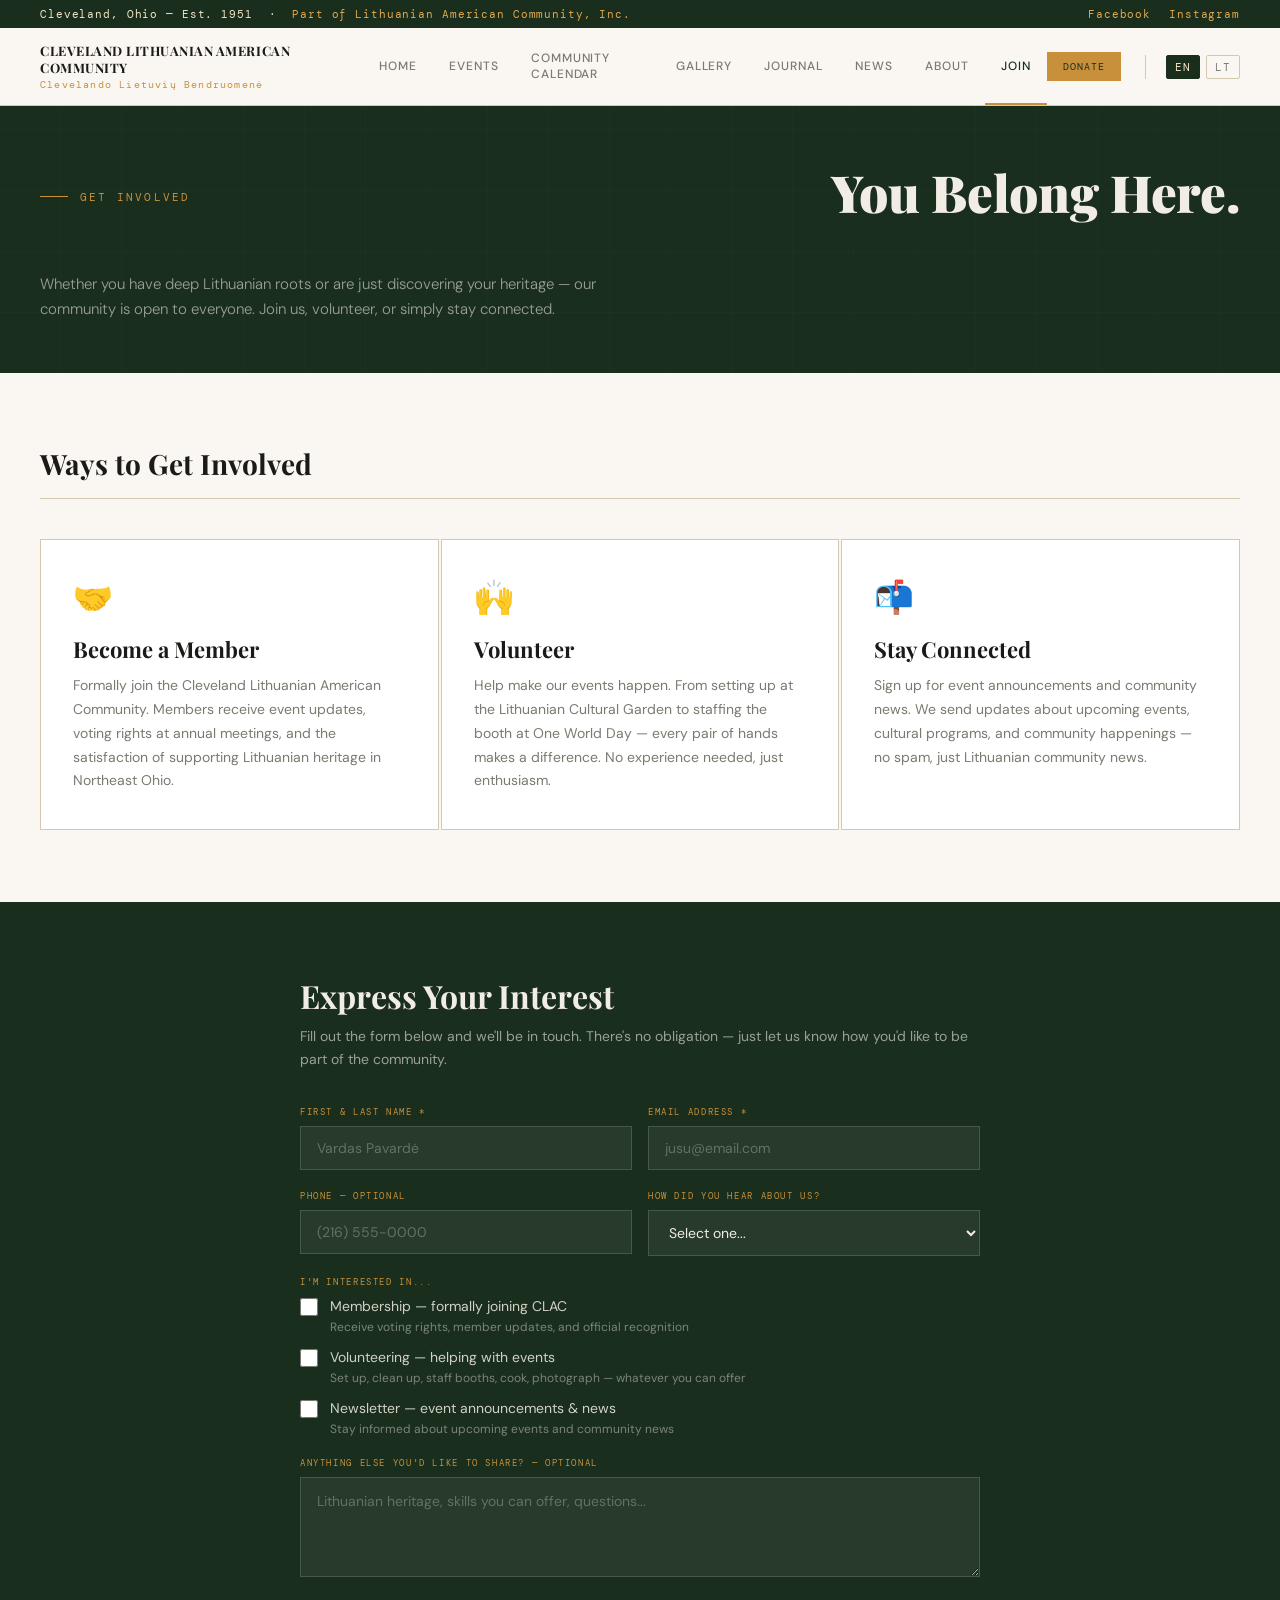
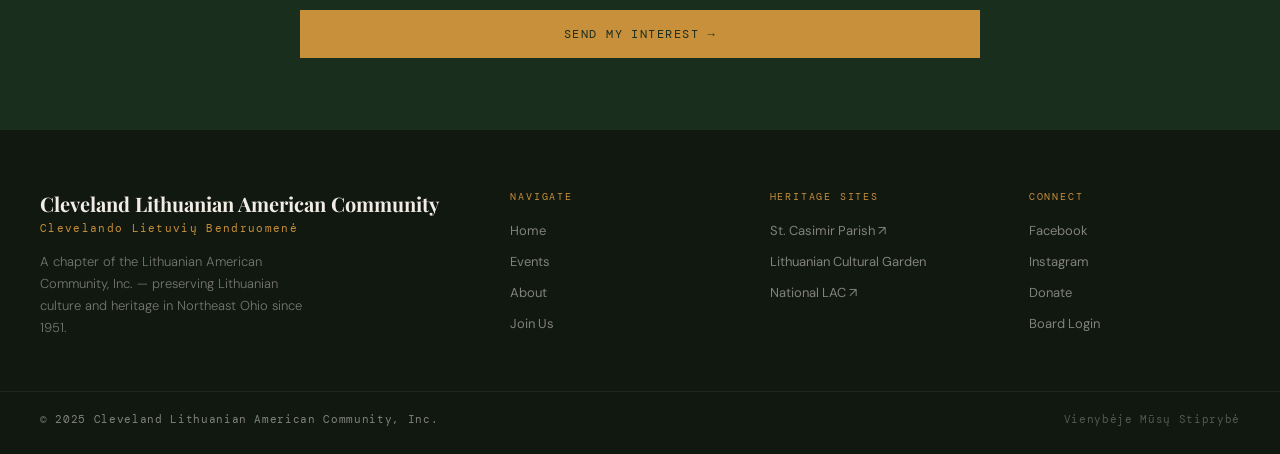
<file: join.html>
<!DOCTYPE html>
<html lang="en">
<head>
  <meta charset="UTF-8">
  <meta name="viewport" content="width=device-width, initial-scale=1.0">
  <title>Join & Get Involved — Cleveland Lithuanian American Community</title>
  <meta name="description" content="Get involved with the Cleveland Lithuanian American Community — join as a member, volunteer for events, or sign up for our newsletter.">
  <link rel="preconnect" href="https://fonts.googleapis.com">
  <link rel="preconnect" href="https://fonts.gstatic.com" crossorigin>
  <link href="https://fonts.googleapis.com/css2?family=Playfair+Display:ital,wght@0,400;0,700;0,900;1,400;1,700&family=DM+Sans:ital,wght@0,300;0,400;0,500;1,300&family=DM+Mono:wght@400;500&display=swap" rel="stylesheet">
  <link rel="stylesheet" href="assets/style.css">
  <link rel="icon" type="image/svg+xml" href="assets/favicon.svg">
  <style>
    .page-hero { background: var(--forest); padding: 60px 0 52px; position: relative; overflow: hidden; }
    .page-hero::before { content: ''; position: absolute; inset: 0; background-image: repeating-linear-gradient(0deg,transparent,transparent 60px,rgba(255,255,255,0.012) 60px,rgba(255,255,255,0.012) 61px),repeating-linear-gradient(90deg,transparent,transparent 60px,rgba(255,255,255,0.012) 60px,rgba(255,255,255,0.012) 61px); pointer-events: none; }
    .page-hero-inner { position: relative; z-index: 1; max-width: 1280px; margin: 0 auto; padding: 0 40px; }
    .ph-overline { font-family: 'DM Mono', monospace; font-size: 11px; letter-spacing: 0.2em; text-transform: uppercase; color: var(--amber); display: flex; align-items: center; gap: 12px; margin-bottom: 16px; }
    .ph-overline::before { content: ''; width: 28px; height: 1px; background: var(--amber); display: block; }
    .ph-title { font-family: 'Playfair Display', serif; font-size: clamp(32px, 4vw, 54px); font-weight: 900; color: var(--cream); line-height: 1.05; }
    .ph-sub { font-size: 15px; color: rgba(242,237,228,0.6); margin-top: 12px; font-weight: 300; max-width: 600px; line-height: 1.65; }

    /* ── OPTIONS CARDS ── */
    .options-section { padding: 72px 0; background: var(--linen); }
    .options-grid { display: grid; grid-template-columns: repeat(3, 1fr); gap: 2px; margin-top: 40px; }
    .option-card { background: var(--white); border: 1px solid var(--rule); padding: 36px 32px; }
    .option-icon { font-size: 32px; margin-bottom: 16px; }
    .option-title { font-family: 'Playfair Display', serif; font-size: 22px; font-weight: 700; color: var(--text-dark); margin-bottom: 10px; }
    .option-body { font-size: 14px; color: var(--text-muted); line-height: 1.7; }

    /* ── FORM ── */
    .form-section { padding: 72px 0; background: var(--forest); }
    .form-wrap { max-width: 680px; margin: 0 auto; }
    .form-title { font-family: 'Playfair Display', serif; font-size: 32px; font-weight: 700; color: var(--cream); margin-bottom: 8px; }
    .form-sub { font-size: 14px; color: rgba(242,237,228,0.6); margin-bottom: 36px; line-height: 1.6; }

    .jf-group { margin-bottom: 20px; }
    .jf-label { font-family: 'DM Mono', monospace; font-size: 9px; letter-spacing: 0.18em; text-transform: uppercase; color: var(--amber); display: block; margin-bottom: 8px; }
    .jf-input, .jf-select, .jf-textarea {
      width: 100%; padding: 12px 16px;
      border: 1px solid rgba(255,255,255,0.15);
      background: rgba(255,255,255,0.06);
      color: var(--cream); font-family: 'DM Sans', sans-serif;
      font-size: 14px; outline: none; transition: border-color 0.2s;
    }
    .jf-input::placeholder, .jf-textarea::placeholder { color: rgba(242,237,228,0.3); }
    .jf-input:focus, .jf-select:focus, .jf-textarea:focus { border-color: var(--amber); }
    .jf-textarea { min-height: 100px; resize: vertical; line-height: 1.6; }
    .jf-select { cursor: pointer; }
    .jf-select option { background: var(--forest-mid); }

    .jf-checkboxes { display: flex; flex-direction: column; gap: 12px; }
    .jf-checkbox { display: flex; align-items: flex-start; gap: 12px; cursor: pointer; }
    .jf-checkbox input { width: 18px; height: 18px; accent-color: var(--amber); flex-shrink: 0; margin-top: 2px; cursor: pointer; }
    .jf-checkbox-label { font-size: 14px; color: rgba(242,237,228,0.85); line-height: 1.5; }
    .jf-checkbox-desc { font-size: 12px; color: rgba(242,237,228,0.45); margin-top: 2px; }

    .jf-submit {
      width: 100%; background: var(--amber); color: var(--forest); border: none;
      padding: 16px; font-family: 'DM Mono', monospace; font-size: 12px;
      letter-spacing: 0.12em; text-transform: uppercase; cursor: pointer;
      transition: background 0.2s; margin-top: 8px;
    }
    .jf-submit:hover { background: var(--amber-light); }
    .jf-submit:disabled { opacity: 0.6; cursor: not-allowed; }
    .jf-error { display: none; font-size: 12px; color: #e07a7a; margin-top: 8px; font-family: 'DM Mono', monospace; }

    .jf-success { display: none; background: rgba(255,255,255,0.05); border: 1px solid rgba(255,255,255,0.1); padding: 48px 36px; text-align: center; }
    .jf-success-icon { font-size: 48px; margin-bottom: 16px; }
    .jf-success-title { font-family: 'Playfair Display', serif; font-size: 28px; font-weight: 700; color: var(--cream); margin-bottom: 10px; }
    .jf-success-sub { font-size: 14px; color: rgba(242,237,228,0.6); line-height: 1.7; }

    .form-grid-2 { display: grid; grid-template-columns: 1fr 1fr; gap: 16px; }

    @media (max-width: 768px) {
      .options-grid { grid-template-columns: 1fr; }
      .page-hero-inner { padding: 0 20px; }
      .form-section .container { padding: 0 20px; }
      .form-grid-2 { grid-template-columns: 1fr; }
    }
  </style>
</head>
<body>

<!-- TOPBAR -->
<div class="topbar">
  <div><span data-en="Cleveland, Ohio — Est. 1951" data-lt="Klivlandas, Ohajas — Įkurta 1951 m.">Cleveland, Ohio — Est. 1951</span> &nbsp;·&nbsp; <a href="https://javlb.lt/en/" target="_blank"><span data-en="Part of Lithuanian American Community, Inc." data-lt="JAV Lietuvių Bendruomenės narys">Part of Lithuanian American Community, Inc.</span></a></div>
  <div class="topbar-social">
    <a href="https://www.facebook.com/profile.php?id=61565856471983" target="_blank">Facebook</a>
    <a href="https://www.instagram.com/cleveland_lietuviu_bendruomene" target="_blank">Instagram</a>
  </div>
</div>

<!-- NAV -->
<nav class="main-nav" id="main-nav">
  <a href="index.html" class="nav-logo">
    <div class="nav-logo-en">Cleveland Lithuanian American Community</div>
    <div class="nav-logo-lt">Clevelando Lietuvių Bendruomenė</div>
  </a>
    <ul class="nav-links" id="nav-links">
    <li><a href="index.html" data-en="Home" data-lt="Pradžia">Home</a></li>
    <li><a href="index.html#upcoming" data-en="Events" data-lt="Renginiai">Events</a></li>
    <li><a href="community.html" data-en="Community Calendar" data-lt="Bendruomenės Kalendorius">Community Calendar</a></li>
    <li><a href="gallery.html" data-en="Gallery" data-lt="Galerija">Gallery</a></li>
    <li><a href="index.html#journal" data-en="Journal" data-lt="Archyvas">Journal</a></li>
    <li><a href="index.html#announcements" data-en="News" data-lt="Žinios">News</a></li>
    <li><a href="about.html" data-en="About" data-lt="Apie Mus">About</a></li>
    <li><a href="join.html" class="active" data-en="Join" data-lt="Prisijunkite">Join</a></li>
  </ul>
  <div class="nav-right">
    <a href="donate.html" style="font-family:'DM Mono',monospace; font-size:10px; letter-spacing:0.1em; text-transform:uppercase; background:var(--amber); color:var(--forest); padding:8px 16px; text-decoration:none; white-space:nowrap; margin-right:12px;" data-en="Donate" data-lt="Paaukoti">Donate</a>
    <div class="nav-lang">
      <button class="lang-btn active" data-lang="en" onclick="setLang('en')">EN</button>
      <button class="lang-btn" data-lang="lt" onclick="setLang('lt')">LT</button>
    </div>
    <div class="hamburger" onclick="document.getElementById('nav-links').classList.toggle('open')">
      <span></span><span></span><span></span>
    </div>
  </div>
</nav>

<!-- HERO -->
<div class="page-hero">
  <div class="page-hero-inner">
    <div class="ph-overline" data-en="Get Involved" data-lt="Prisijunkite">Get Involved</div>
    <h1 class="ph-title" data-en="You Belong Here." data-lt="Čia Jūsų Vieta.">You Belong Here.</h1>
    <p class="ph-sub" data-en="Whether you have deep Lithuanian roots or are just discovering your heritage — our community is open to everyone. Join us, volunteer, or simply stay connected." data-lt="Nesvarbu, ar turite gilias lietuviškas šaknis, ar tik atrandate savo paveldą — mūsų bendruomenė atvira visiems. Prisijunkite, savanoriaukite arba tiesiog palaikykite ryšį.">Whether you have deep Lithuanian roots or are just discovering your heritage — our community is open to everyone. Join us, volunteer, or simply stay connected.</p>
  </div>
</div>

<!-- OPTIONS -->
<section class="options-section">
  <div class="container">
    <div class="section-header">
      <div>
        <div class="section-title" data-en="Ways to Get Involved" data-lt="Kaip Prisijungti">Ways to Get Involved</div>
      </div>
    </div>
    <div class="options-grid">
      <div class="option-card">
        <div class="option-icon">🤝</div>
        <div class="option-title" data-en="Become a Member" data-lt="Tapkite Nariu">Become a Member</div>
        <div class="option-body" data-en="Formally join the Cleveland Lithuanian American Community. Members receive event updates, voting rights at annual meetings, and the satisfaction of supporting Lithuanian heritage in Northeast Ohio." data-lt="Oficialiai prisijunkite prie Klivlando Lietuvių Amerikiečių Bendruomenės. Nariai gauna renginių naujienas, balsavimo teises metiniuose susirinkimuose ir pasitenkinimą remia lietuvių paveldą Šiaurės Rytų Ohajuje.">Formally join the Cleveland Lithuanian American Community. Members receive event updates, voting rights at annual meetings, and the satisfaction of supporting Lithuanian heritage in Northeast Ohio.</div>
      </div>
      <div class="option-card">
        <div class="option-icon">🙌</div>
        <div class="option-title" data-en="Volunteer" data-lt="Savanoriaukite">Volunteer</div>
        <div class="option-body" data-en="Help make our events happen. From setting up at the Lithuanian Cultural Garden to staffing the booth at One World Day — every pair of hands makes a difference. No experience needed, just enthusiasm." data-lt="Padėkite vykdyti mūsų renginius. Nuo pasiruošimo Lietuvių kultūros sode iki stendo priežiūros One World Day šventėje — kiekviena pora rankų daro skirtumą.">Help make our events happen. From setting up at the Lithuanian Cultural Garden to staffing the booth at One World Day — every pair of hands makes a difference. No experience needed, just enthusiasm.</div>
      </div>
      <div class="option-card">
        <div class="option-icon">📬</div>
        <div class="option-title" data-en="Stay Connected" data-lt="Palaikykite Ryšį">Stay Connected</div>
        <div class="option-body" data-en="Sign up for event announcements and community news. We send updates about upcoming events, cultural programs, and community happenings — no spam, just Lithuanian community news." data-lt="Užsiregistruokite renginių pranešimams ir bendruomenės naujienoms. Siunčiame naujienas apie artėjančius renginius, kultūrines programas ir bendruomenės gyvenimą — tik lietuviška bendruomenės informacija.">Sign up for event announcements and community news. We send updates about upcoming events, cultural programs, and community happenings — no spam, just Lithuanian community news.</div>
      </div>
    </div>
  </div>
</section>

<!-- FORM -->
<section class="form-section">
  <div class="container">
    <div class="form-wrap">
      <div id="jf-form-wrap">
        <div class="form-title" data-en="Express Your Interest" data-lt="Išreikšite Susidomėjimą">Express Your Interest</div>
        <div class="form-sub" data-en="Fill out the form below and we'll be in touch. There's no obligation — just let us know how you'd like to be part of the community." data-lt="Užpildykite žemiau esančią formą ir mes susisieksime. Jokių įsipareigojimų — tiesiog praneškite, kaip norėtumėte būti bendruomenės dalimi.">Fill out the form below and we'll be in touch. There's no obligation — just let us know how you'd like to be part of the community.</div>

        <div class="form-grid-2">
          <div class="jf-group">
            <label class="jf-label" data-en="First & Last Name *" data-lt="Vardas ir Pavardė *">First & Last Name *</label>
            <input class="jf-input" type="text" id="jf-name" placeholder="Vardas Pavardė">
          </div>
          <div class="jf-group">
            <label class="jf-label" data-en="Email Address *" data-lt="El. pašto adresas *">Email Address *</label>
            <input class="jf-input" type="email" id="jf-email" placeholder="jusu@email.com">
          </div>
        </div>

        <div class="form-grid-2">
          <div class="jf-group">
            <label class="jf-label" data-en="Phone — optional" data-lt="Telefonas — neprivaloma">Phone — optional</label>
            <input class="jf-input" type="tel" id="jf-phone" placeholder="(216) 555-0000">
          </div>
          <div class="jf-group">
            <label class="jf-label" data-en="How did you hear about us?" data-lt="Kaip sužinojote apie mus?">How did you hear about us?</label>
            <select class="jf-select" id="jf-heard">
              <option value="">Select one...</option>
              <option value="Friend or family">Friend or family</option>
              <option value="Facebook">Facebook</option>
              <option value="Instagram">Instagram</option>
              <option value="One World Day">One World Day</option>
              <option value="St. Casimir Parish">St. Casimir Parish</option>
              <option value="Lithuanian Cultural Garden">Lithuanian Cultural Garden</option>
              <option value="National LAC">National LAC (javlb.lt)</option>
              <option value="Google search">Google search</option>
              <option value="Other">Other</option>
            </select>
          </div>
        </div>

        <div class="jf-group">
          <label class="jf-label" data-en="I'm interested in..." data-lt="Mane domina...">I'm interested in...</label>
          <div class="jf-checkboxes">
            <label class="jf-checkbox">
              <input type="checkbox" id="jf-membership" value="membership">
              <div>
                <div class="jf-checkbox-label" data-en="Membership — formally joining CLAC" data-lt="Narystė — oficialus prisijungimas prie CLAC">Membership — formally joining CLAC</div>
                <div class="jf-checkbox-desc" data-en="Receive voting rights, member updates, and official recognition" data-lt="Gaukite balsavimo teises, narių naujienas ir oficialų pripažinimą">Receive voting rights, member updates, and official recognition</div>
              </div>
            </label>
            <label class="jf-checkbox">
              <input type="checkbox" id="jf-volunteer" value="volunteer">
              <div>
                <div class="jf-checkbox-label" data-en="Volunteering — helping with events" data-lt="Savanorystė — pagalba renginiuose">Volunteering — helping with events</div>
                <div class="jf-checkbox-desc" data-en="Set up, clean up, staff booths, cook, photograph — whatever you can offer" data-lt="Pasiruošimas, tvarkymas, stendų priežiūra, gaminimas, fotografavimas">Set up, clean up, staff booths, cook, photograph — whatever you can offer</div>
              </div>
            </label>
            <label class="jf-checkbox">
              <input type="checkbox" id="jf-newsletter" value="newsletter">
              <div>
                <div class="jf-checkbox-label" data-en="Newsletter — event announcements & news" data-lt="Naujienlaiškis — renginių pranešimai ir žinios">Newsletter — event announcements & news</div>
                <div class="jf-checkbox-desc" data-en="Stay informed about upcoming events and community news" data-lt="Būkite informuoti apie artėjančius renginius ir bendruomenės naujienas">Stay informed about upcoming events and community news</div>
              </div>
            </label>
          </div>
        </div>

        <div class="jf-group">
          <label class="jf-label" data-en="Anything else you'd like to share? — optional" data-lt="Dar kažkas, ką norėtumėte pasidalinti? — neprivaloma">Anything else you'd like to share? — optional</label>
          <textarea class="jf-textarea" id="jf-message" placeholder="Lithuanian heritage, skills you can offer, questions..."></textarea>
        </div>

        <div class="jf-error" id="jf-error"></div>
        <button class="jf-submit" id="jf-submit" onclick="submitJoinForm()">
          <span data-en="Send My Interest →" data-lt="Siųsti →">Send My Interest →</span>
        </button>
      </div>

      <div class="jf-success" id="jf-success">
        <div class="jf-success-icon">✓</div>
        <div class="jf-success-title" data-en="Thank you!" data-lt="Ačiū!">Thank you!</div>
        <div class="jf-success-sub" data-en="We've received your interest and will be in touch soon. In the meantime, follow us on Facebook and Instagram to stay connected with the community." data-lt="Gavome jūsų susidomėjimą ir netrukus susisieksime. Tuo tarpu sekite mus Facebook ir Instagram, kad palaikytumėte ryšį su bendruomene.">We've received your interest and will be in touch soon. In the meantime, follow us on Facebook and Instagram to stay connected with the community.</div>
        <div style="margin-top:24px; display:flex; gap:12px; justify-content:center; flex-wrap:wrap;">
          <a href="index.html" class="btn-ghost-inv">Back to Homepage</a>
          <a href="index.html#upcoming" class="btn-ghost-inv">View Upcoming Events</a>
        </div>
      </div>
    </div>
  </div>
</section>

<!-- FOOTER -->
<footer class="main-footer">
  <div class="footer-grid">
    <div>
      <div class="footer-brand-name">Cleveland Lithuanian American Community</div>
      <div class="footer-brand-lt">Clevelando Lietuvių Bendruomenė</div>
      <div class="footer-desc" data-en="A chapter of the Lithuanian American Community, Inc. — preserving Lithuanian culture and heritage in Northeast Ohio since 1951." data-lt="JAV Lietuvių Bendruomenės skyrius — saugome lietuvių kultūrą ir paveldą Šiaurės Rytų Ohajuje nuo 1951 m.">A chapter of the Lithuanian American Community, Inc. — preserving Lithuanian culture and heritage in Northeast Ohio since 1951.</div>
    </div>
    <div>
      <div class="footer-col-title" data-en="Navigate" data-lt="Naršyti">Navigate</div>
      <ul class="footer-links">
        <li><a href="index.html">Home</a></li>
        <li><a href="index.html#upcoming">Events</a></li>
        <li><a href="about.html">About</a></li>
        <li><a href="join.html">Join Us</a></li>
      </ul>
    </div>
    <div>
      <div class="footer-col-title" data-en="Heritage Sites" data-lt="Paveldo Vietos">Heritage Sites</div>
      <ul class="footer-links">
        <li><a href="http://www.saintcasimirparish.org" target="_blank">St. Casimir Parish ↗</a></li>
        <li><a href="https://clevelandculturalgardens.org/gardens/lithuanian-garden/" target="_blank">Lithuanian Cultural Garden</a></li>
        <li><a href="https://javlb.lt/en/" target="_blank">National LAC ↗</a></li>
      </ul>
    </div>
    <div>
      <div class="footer-col-title" data-en="Connect" data-lt="Ryšiai">Connect</div>
      <ul class="footer-links">
        <li><a href="https://www.facebook.com/profile.php?id=61565856471983" target="_blank">Facebook</a></li>
        <li><a href="https://www.instagram.com/cleveland_lietuviu_bendruomene" target="_blank">Instagram</a></li>
        <li><a href="donate.html">Donate</a></li>
        <li><a href="dashboard.html" data-en="Board Login" data-lt="Valdybos Prisijungimas">Board Login</a></li>
      </ul>
    </div>
  </div>
  <div class="footer-bottom">
    <div>© 2025 Cleveland Lithuanian American Community, Inc.</div>
    <div style="font-family:'DM Mono',monospace; font-size:11px; color:rgba(242,237,228,0.3);">Vienybėje Mūsų Stiprybė</div>
  </div>
</footer>

<script>
const SB_URL = 'https://pipgdibeustnvbiayixg.supabase.co';
const SB_KEY = 'eyJhbGciOiJIUzI1NiIsInR5cCI6IkpXVCJ9.eyJpc3MiOiJzdXBhYmFzZSIsInJlZiI6InBpcGdkaWJldXN0bnZiaWF5aXhnIiwicm9sZSI6ImFub24iLCJpYXQiOjE3NzUwMDczODMsImV4cCI6MjA5MDU4MzM4M30.dkzUwPGg4q3bF9MfjLmc0Huf69Y1sadXXojuA62005w';

async function submitJoinForm() {
  const name    = document.getElementById('jf-name').value.trim();
  const email   = document.getElementById('jf-email').value.trim();
  const phone   = document.getElementById('jf-phone').value.trim();
  const heard   = document.getElementById('jf-heard').value;
  const message = document.getElementById('jf-message').value.trim();
  const errEl   = document.getElementById('jf-error');
  const btn     = document.getElementById('jf-submit');

  const interests = ['membership','volunteer','newsletter'].filter(id =>
    document.getElementById('jf-' + id).checked
  );

  errEl.style.display = 'none';

  if (!name || !email) {
    errEl.textContent = 'Please enter your name and email address.';
    errEl.style.display = 'block';
    return;
  }
  if (!email.includes('@')) {
    errEl.textContent = 'Please enter a valid email address.';
    errEl.style.display = 'block';
    return;
  }
  if (!interests.length) {
    errEl.textContent = 'Please select at least one interest.';
    errEl.style.display = 'block';
    return;
  }

  btn.disabled = true;
  btn.querySelector('span').textContent = 'Sending...';

  try {
    // Save to Supabase
    const res = await fetch(`${SB_URL}/rest/v1/inquiries`, {
      method: 'POST',
      headers: {
        'apikey':        SB_KEY,
        'Authorization': 'Bearer ' + SB_KEY,
        'Content-Type':  'application/json',
        'Prefer':        'return=minimal',
      },
      body: JSON.stringify({
        id:         'inq-' + Date.now().toString(36),
        name, email, phone: phone || null,
        heard_from: heard || null,
        interests,
        message:    message || null,
        status:     'new',
      }),
    });

    if (!res.ok) throw new Error('Save failed');

    // Also send email notification via worker
    await fetch('/api/contact', {
      method: 'POST',
      headers: { 'Content-Type': 'application/json' },
      body: JSON.stringify({
        name,
        email,
        subject: 'New Community Interest Form',
        message: `Name: ${name}\nEmail: ${email}\nPhone: ${phone || 'N/A'}\nHeard from: ${heard || 'N/A'}\nInterests: ${interests.join(', ')}\n\nMessage:\n${message || 'None'}`,
      }),
    });

    document.getElementById('jf-form-wrap').style.display = 'none';
    document.getElementById('jf-success').style.display   = 'block';

  } catch(e) {
    errEl.textContent = 'Something went wrong. Please email us at info@clacleveland.org';
    errEl.style.display = 'block';
    btn.disabled = false;
    btn.querySelector('span').textContent = 'Send My Interest →';
  }
}

// Sticky nav
window.addEventListener('scroll', () => {
  document.getElementById('main-nav').style.boxShadow =
    window.scrollY > 60 ? '0 1px 20px rgba(0,0,0,0.08)' : 'none';
});
</script>
<script>
(function() {
  const LANG_KEY = 'clac_lang';
  function setLang(lang) {
    localStorage.setItem(LANG_KEY, lang);
    document.documentElement.setAttribute('lang', lang);
    document.querySelectorAll('[data-en]').forEach(el => {
      el.innerHTML = lang === 'lt' ? el.dataset.lt : el.dataset.en;
    });
    document.querySelectorAll('.lang-btn').forEach(btn => {
      btn.classList.toggle('active', btn.dataset.lang === lang);
    });
  }
  function initLang() {
    const saved = localStorage.getItem(LANG_KEY) || 'en';
    setLang(saved);
  }
  window.setLang = setLang;
  if (document.readyState === 'loading') {
    document.addEventListener('DOMContentLoaded', initLang);
  } else {
    initLang();
  }
})();
</script>
</body>
</html>
</file>
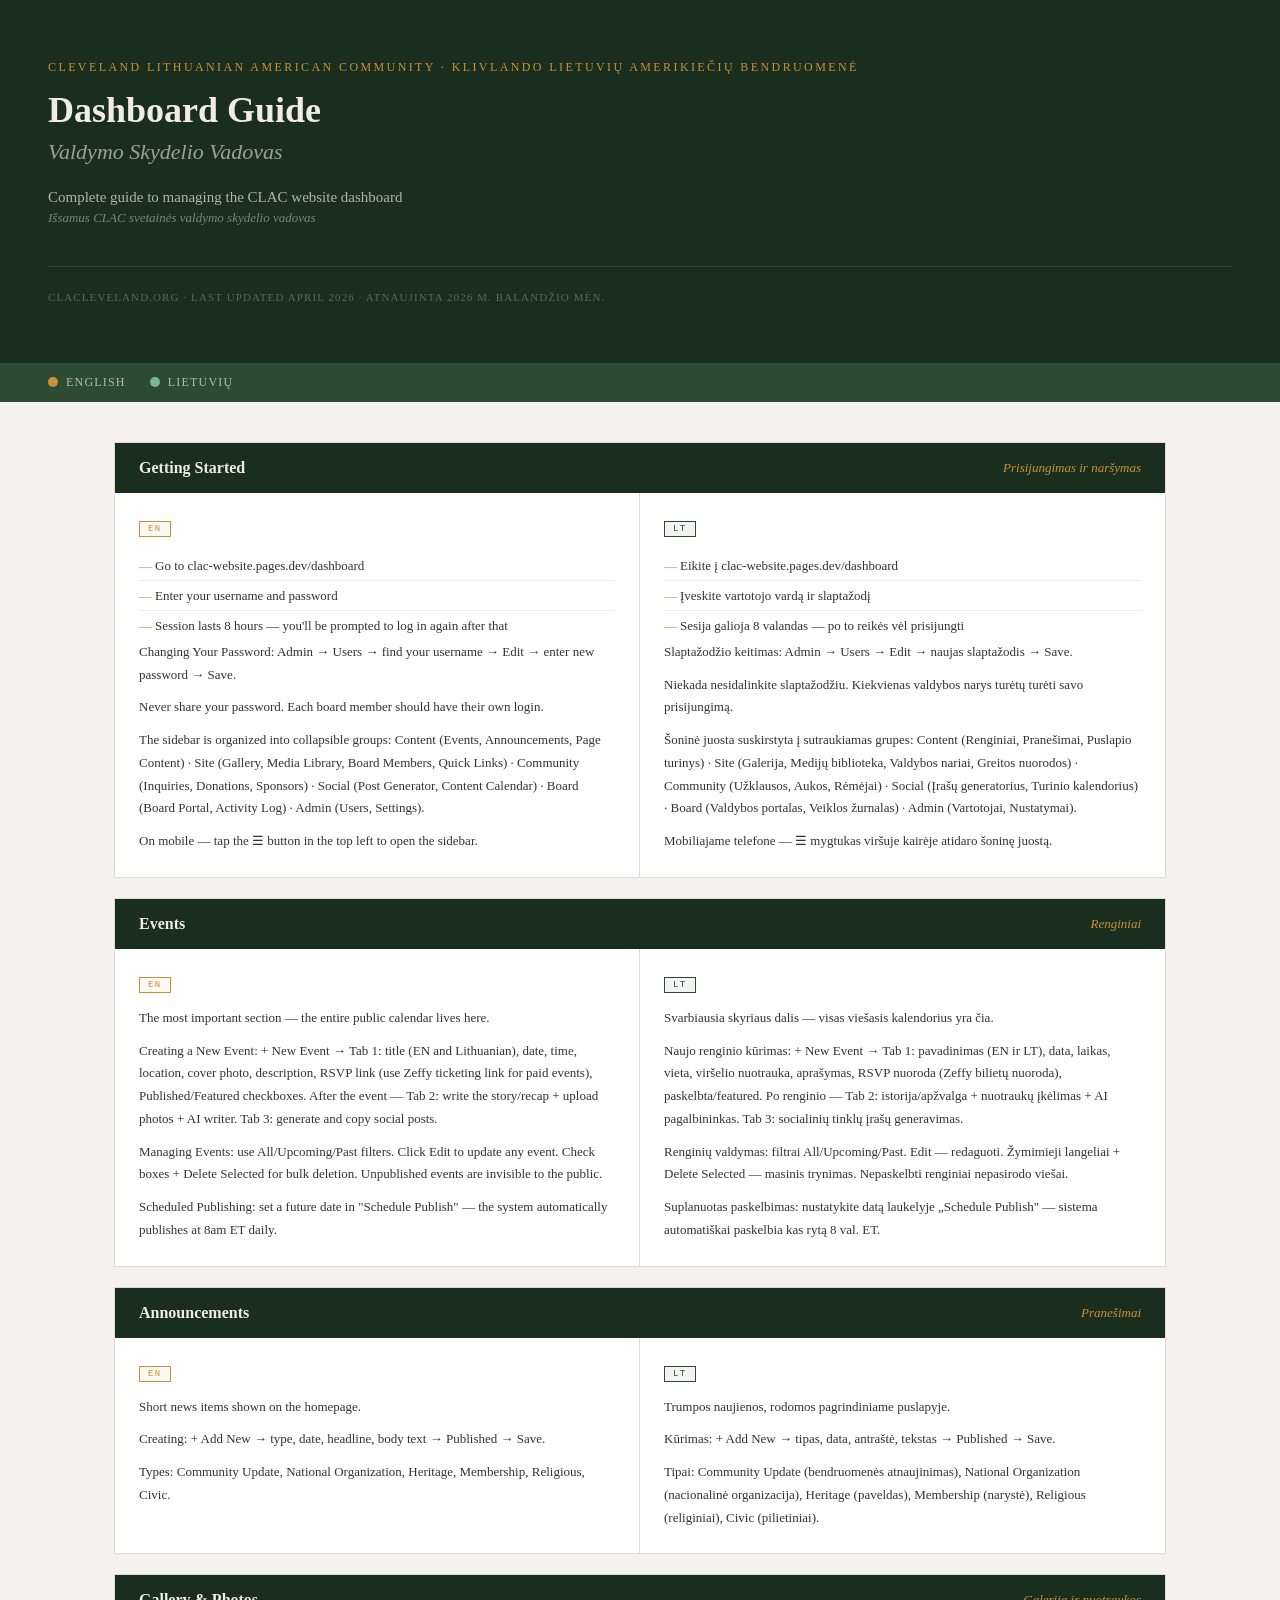
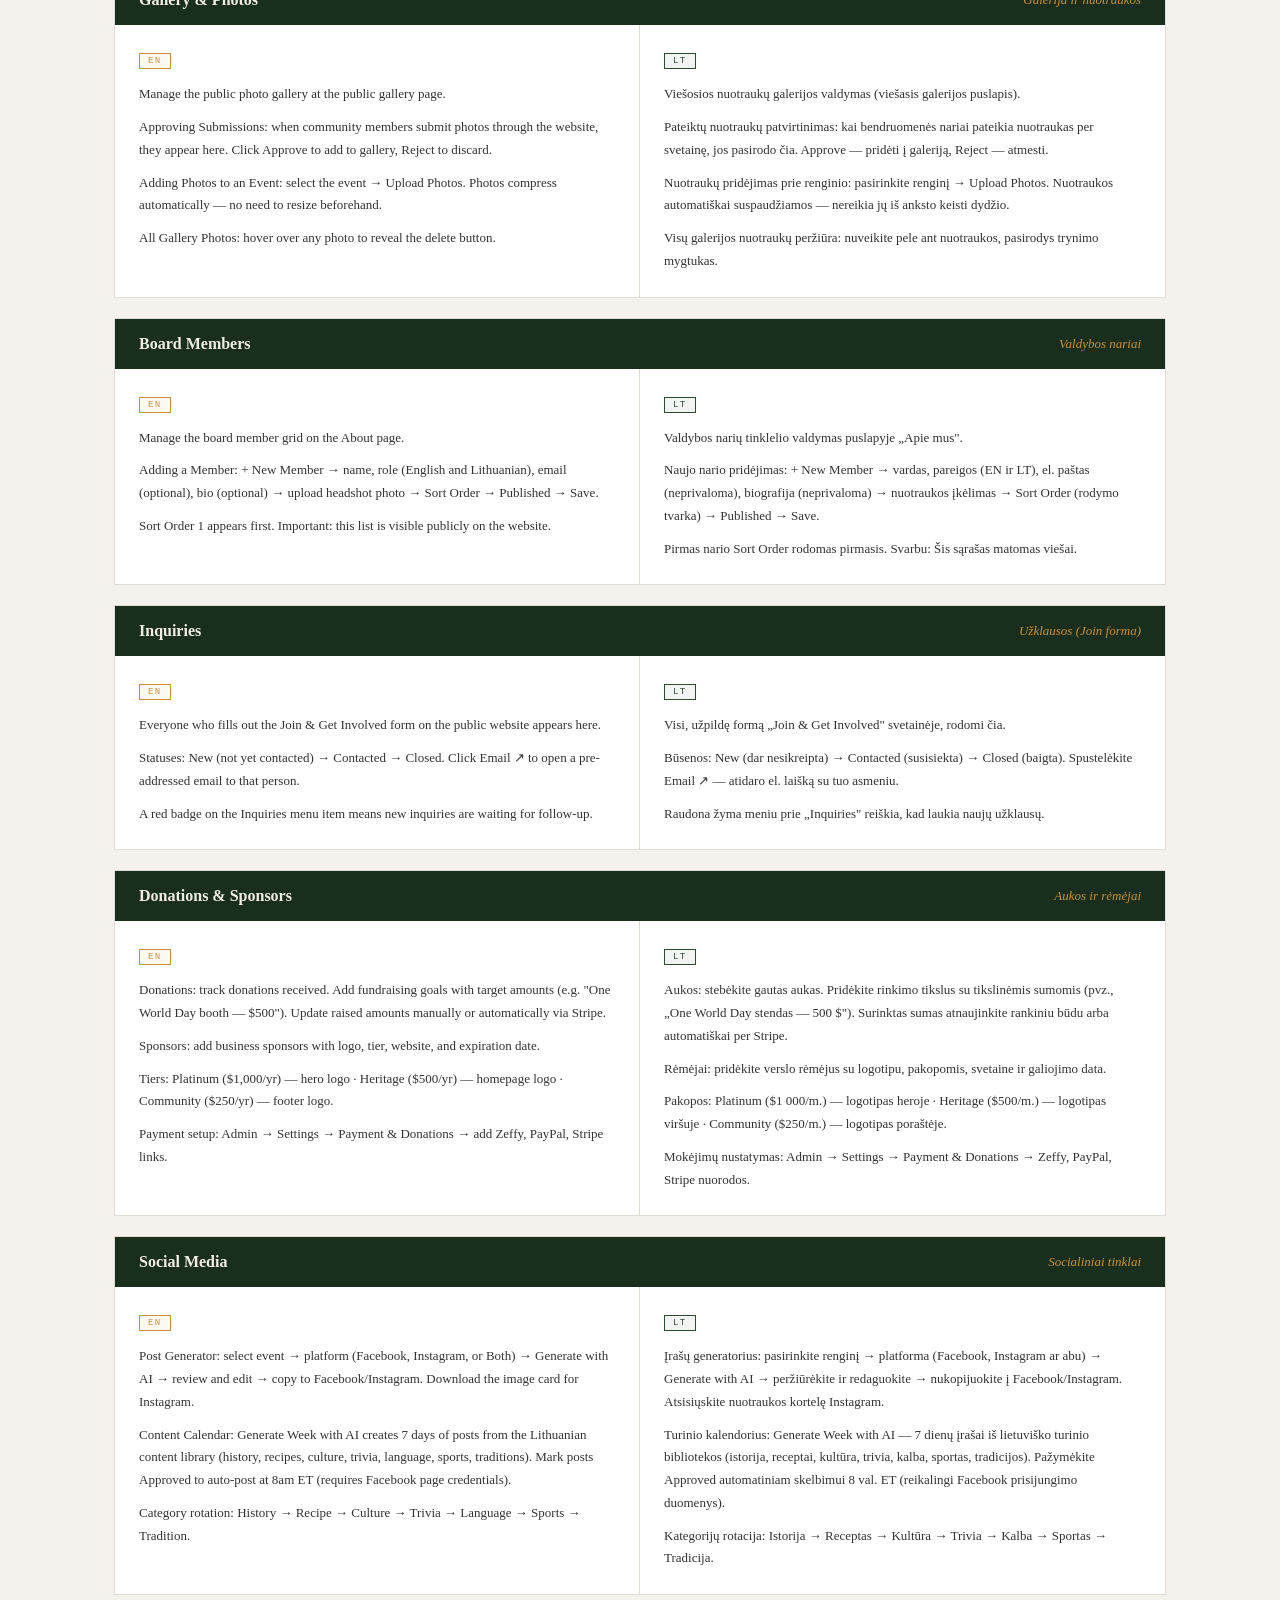
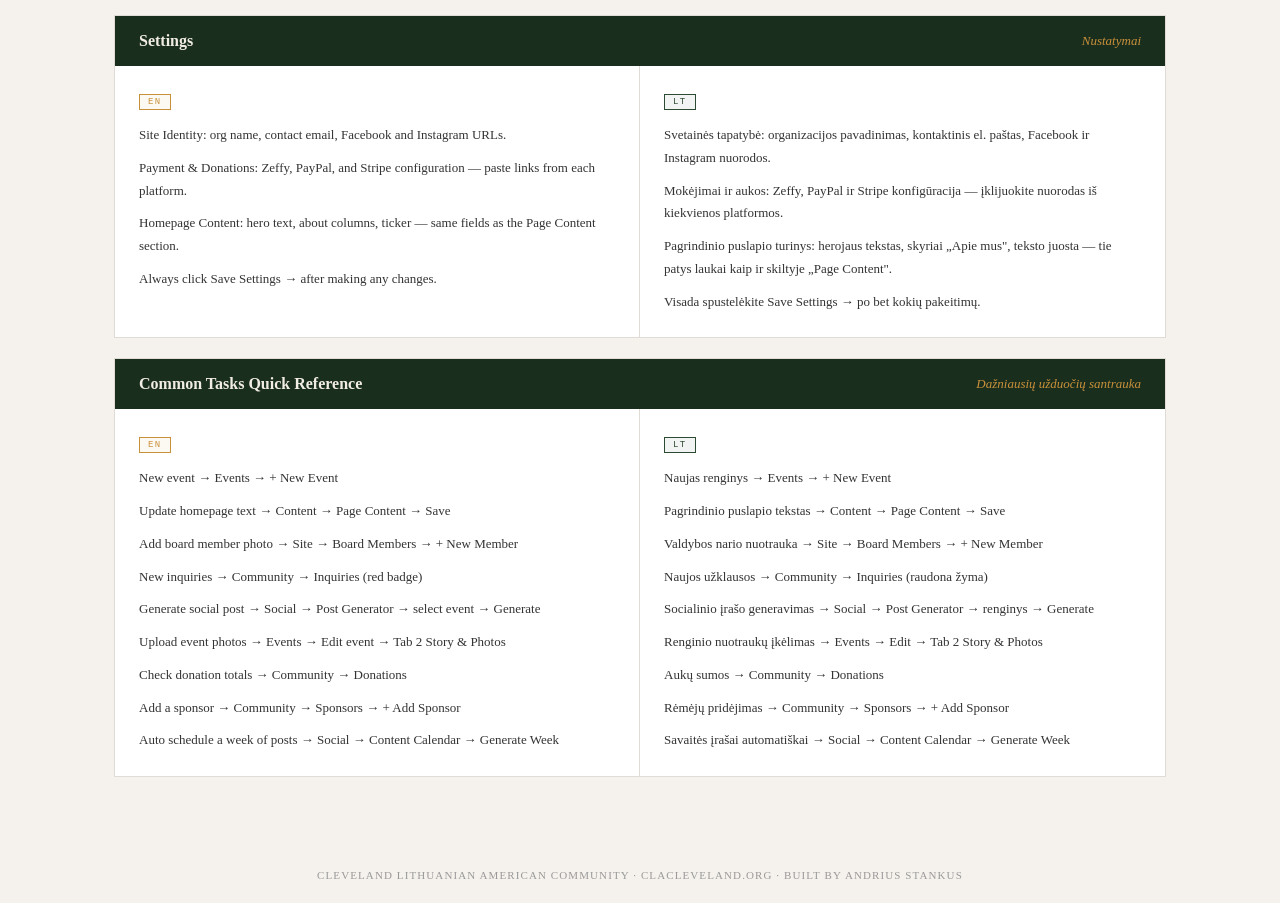
<file: docs/CLAC-Dashboard-Guide-Bilingual.html>
<!DOCTYPE html>
<html lang="en">
<head>
  <meta charset="UTF-8">
  <meta name="viewport" content="width=device-width, initial-scale=1.0">
  <title>Dashboard Guide — CLAC</title>
  <style>
    * { box-sizing: border-box; margin: 0; padding: 0; }
    body { font-family: 'Georgia', serif; background: #f5f2ed; color: #1a1a1a; }
    
    .cover { background: #1a2e1e; color: #f2ede4; padding: 60px 48px; }
    .cover-org { font-size: 12px; letter-spacing: 0.2em; text-transform: uppercase; color: #c8903a; margin-bottom: 16px; }
    .cover-title-en { font-size: 36px; font-weight: 700; line-height: 1.1; margin-bottom: 8px; }
    .cover-title-lt { font-size: 22px; font-weight: 400; color: rgba(242,237,228,0.6); font-style: italic; margin-bottom: 24px; }
    .cover-sub-en { font-size: 15px; color: rgba(242,237,228,0.7); margin-bottom: 4px; }
    .cover-sub-lt { font-size: 13px; color: rgba(242,237,228,0.45); font-style: italic; }
    .cover-meta { margin-top: 40px; padding-top: 24px; border-top: 1px solid rgba(255,255,255,0.1); font-size: 11px; letter-spacing: 0.1em; text-transform: uppercase; color: rgba(242,237,228,0.3); }
    
    .lang-bar { background: #2d4a33; padding: 12px 48px; display: flex; gap: 24px; align-items: center; }
    .lang-bar-item { display: flex; align-items: center; gap: 8px; font-size: 12px; }
    .lb-dot { width: 10px; height: 10px; border-radius: 50%; }
    .lb-dot-en { background: #c8903a; }
    .lb-dot-lt { background: #7ab893; }
    .lb-label { color: rgba(242,237,228,0.7); letter-spacing: 0.1em; text-transform: uppercase; }

    .content { max-width: 1100px; margin: 0 auto; padding: 40px 24px; }
    
    .section { background: white; margin-bottom: 20px; border: 1px solid #e0dbd4; overflow: hidden; }
    .section-header { background: #1a2e1e; padding: 16px 24px; display: flex; justify-content: space-between; align-items: center; }
    .section-title-en { font-size: 16px; font-weight: 700; color: #f2ede4; }
    .section-title-lt { font-size: 13px; color: #c8903a; font-style: italic; }
    .section-body { display: grid; grid-template-columns: 1fr 1fr; }
    .col { padding: 24px; }
    .col-en { border-right: 1px solid #e0dbd4; }
    .lang-tag { font-size: 9px; letter-spacing: 0.15em; text-transform: uppercase; font-family: monospace; padding: 2px 8px; display: inline-block; margin-bottom: 14px; border: 1px solid; }
    .col-en .lang-tag { color: #c8903a; border-color: #c8903a; background: rgba(200,144,58,0.06); }
    .col-lt .lang-tag { color: #2d4a33; border-color: #2d4a33; background: rgba(45,74,51,0.06); }
    p { font-size: 13px; line-height: 1.75; color: #333; margin-bottom: 10px; }
    p:last-child { margin-bottom: 0; }
    ul { padding-left: 0; list-style: none; }
    li { font-size: 13px; line-height: 1.65; color: #333; padding: 4px 0 4px 16px; position: relative; border-bottom: 1px solid #f0ede8; }
    li:last-child { border-bottom: none; }
    li::before { content: '—'; position: absolute; left: 0; color: #c8903a; }
    
    .footer { text-align: center; padding: 32px; font-size: 11px; color: #999; letter-spacing: 0.1em; text-transform: uppercase; }
    
    @media (max-width: 700px) {
      .cover { padding: 40px 24px; }
      .section-body { grid-template-columns: 1fr; }
      .col-en { border-right: none; border-bottom: 1px solid #e0dbd4; }
      .section-header { flex-direction: column; align-items: flex-start; gap: 4px; }
      .lang-bar { padding: 12px 24px; }
    }
    
    @media print {
      body { background: white; }
      .section { break-inside: avoid; }
    }
  </style>
</head>
<body>

<div class="cover">
  <div class="cover-org">Cleveland Lithuanian American Community · Klivlando Lietuvių Amerikiečių Bendruomenė</div>
  <div class="cover-title-en">Dashboard Guide</div>
  <div class="cover-title-lt">Valdymo Skydelio Vadovas</div>
  <div class="cover-sub-en">Complete guide to managing the CLAC website dashboard</div>
  <div class="cover-sub-lt">Išsamus CLAC svetainės valdymo skydelio vadovas</div>
  <div class="cover-meta">clacleveland.org · Last updated April 2026 · Atnaujinta 2026 m. balandžio mėn.</div>
</div>

<div class="lang-bar">
  <div class="lang-bar-item"><div class="lb-dot lb-dot-en"></div><div class="lb-label">English</div></div>
  <div class="lang-bar-item"><div class="lb-dot lb-dot-lt"></div><div class="lb-label">Lietuvių</div></div>
</div>

<div class="content">

      <div class="section">
        <div class="section-header">
          <div class="section-title-en">Getting Started</div>
          <div class="section-title-lt">Prisijungimas ir naršymas</div>
        </div>
        <div class="section-body">
          <div class="col col-en">
            <div class="lang-tag">EN</div>
            <ul><li>Go to clac-website.pages.dev/dashboard</li><li>Enter your username and password</li><li>Session lasts 8 hours — you'll be prompted to log in again after that</li></ul><p>Changing Your Password: Admin → Users → find your username → Edit → enter new password → Save.</p><p>Never share your password. Each board member should have their own login.</p><p>The sidebar is organized into collapsible groups: Content (Events, Announcements, Page Content) · Site (Gallery, Media Library, Board Members, Quick Links) · Community (Inquiries, Donations, Sponsors) · Social (Post Generator, Content Calendar) · Board (Board Portal, Activity Log) · Admin (Users, Settings).</p><p>On mobile — tap the ☰ button in the top left to open the sidebar.</p>
          </div>
          <div class="col col-lt">
            <div class="lang-tag">LT</div>
            <ul><li>Eikite į clac-website.pages.dev/dashboard</li><li>Įveskite vartotojo vardą ir slaptažodį</li><li>Sesija galioja 8 valandas — po to reikės vėl prisijungti</li></ul><p>Slaptažodžio keitimas: Admin → Users → Edit → naujas slaptažodis → Save.</p><p>Niekada nesidalinkite slaptažodžiu. Kiekvienas valdybos narys turėtų turėti savo prisijungimą.</p><p>Šoninė juosta suskirstyta į sutraukiamas grupes: Content (Renginiai, Pranešimai, Puslapio turinys) · Site (Galerija, Medijų biblioteka, Valdybos nariai, Greitos nuorodos) · Community (Užklausos, Aukos, Rėmėjai) · Social (Įrašų generatorius, Turinio kalendorius) · Board (Valdybos portalas, Veiklos žurnalas) · Admin (Vartotojai, Nustatymai).</p><p>Mobiliajame telefone — ☰ mygtukas viršuje kairėje atidaro šoninę juostą.</p>
          </div>
        </div>
      </div>
      <div class="section">
        <div class="section-header">
          <div class="section-title-en">Events</div>
          <div class="section-title-lt">Renginiai</div>
        </div>
        <div class="section-body">
          <div class="col col-en">
            <div class="lang-tag">EN</div>
            <p>The most important section — the entire public calendar lives here.</p><p>Creating a New Event: + New Event → Tab 1: title (EN and Lithuanian), date, time, location, cover photo, description, RSVP link (use Zeffy ticketing link for paid events), Published/Featured checkboxes. After the event — Tab 2: write the story/recap + upload photos + AI writer. Tab 3: generate and copy social posts.</p><p>Managing Events: use All/Upcoming/Past filters. Click Edit to update any event. Check boxes + Delete Selected for bulk deletion. Unpublished events are invisible to the public.</p><p>Scheduled Publishing: set a future date in "Schedule Publish" — the system automatically publishes at 8am ET daily.</p>
          </div>
          <div class="col col-lt">
            <div class="lang-tag">LT</div>
            <p>Svarbiausia skyriaus dalis — visas viešasis kalendorius yra čia.</p><p>Naujo renginio kūrimas: + New Event → Tab 1: pavadinimas (EN ir LT), data, laikas, vieta, viršelio nuotrauka, aprašymas, RSVP nuoroda (Zeffy bilietų nuoroda), paskelbta/featured. Po renginio — Tab 2: istorija/apžvalga + nuotraukų įkėlimas + AI pagalbininkas. Tab 3: socialinių tinklų įrašų generavimas.</p><p>Renginių valdymas: filtrai All/Upcoming/Past. Edit — redaguoti. Žymimieji langeliai + Delete Selected — masinis trynimas. Nepaskelbti renginiai nepasirodo viešai.</p><p>Suplanuotas paskelbimas: nustatykite datą laukelyje „Schedule Publish" — sistema automatiškai paskelbia kas rytą 8 val. ET.</p>
          </div>
        </div>
      </div>
      <div class="section">
        <div class="section-header">
          <div class="section-title-en">Announcements</div>
          <div class="section-title-lt">Pranešimai</div>
        </div>
        <div class="section-body">
          <div class="col col-en">
            <div class="lang-tag">EN</div>
            <p>Short news items shown on the homepage.</p><p>Creating: + Add New → type, date, headline, body text → Published → Save.</p><p>Types: Community Update, National Organization, Heritage, Membership, Religious, Civic.</p>
          </div>
          <div class="col col-lt">
            <div class="lang-tag">LT</div>
            <p>Trumpos naujienos, rodomos pagrindiniame puslapyje.</p><p>Kūrimas: + Add New → tipas, data, antraštė, tekstas → Published → Save.</p><p>Tipai: Community Update (bendruomenės atnaujinimas), National Organization (nacionalinė organizacija), Heritage (paveldas), Membership (narystė), Religious (religiniai), Civic (pilietiniai).</p>
          </div>
        </div>
      </div>
      <div class="section">
        <div class="section-header">
          <div class="section-title-en">Gallery & Photos</div>
          <div class="section-title-lt">Galerija ir nuotraukos</div>
        </div>
        <div class="section-body">
          <div class="col col-en">
            <div class="lang-tag">EN</div>
            <p>Manage the public photo gallery at the public gallery page.</p><p>Approving Submissions: when community members submit photos through the website, they appear here. Click Approve to add to gallery, Reject to discard.</p><p>Adding Photos to an Event: select the event → Upload Photos. Photos compress automatically — no need to resize beforehand.</p><p>All Gallery Photos: hover over any photo to reveal the delete button.</p>
          </div>
          <div class="col col-lt">
            <div class="lang-tag">LT</div>
            <p>Viešosios nuotraukų galerijos valdymas (viešasis galerijos puslapis).</p><p>Pateiktų nuotraukų patvirtinimas: kai bendruomenės nariai pateikia nuotraukas per svetainę, jos pasirodo čia. Approve — pridėti į galeriją, Reject — atmesti.</p><p>Nuotraukų pridėjimas prie renginio: pasirinkite renginį → Upload Photos. Nuotraukos automatiškai suspaudžiamos — nereikia jų iš anksto keisti dydžio.</p><p>Visų galerijos nuotraukų peržiūra: nuveikite pele ant nuotraukos, pasirodys trynimo mygtukas.</p>
          </div>
        </div>
      </div>
      <div class="section">
        <div class="section-header">
          <div class="section-title-en">Board Members</div>
          <div class="section-title-lt">Valdybos nariai</div>
        </div>
        <div class="section-body">
          <div class="col col-en">
            <div class="lang-tag">EN</div>
            <p>Manage the board member grid on the About page.</p><p>Adding a Member: + New Member → name, role (English and Lithuanian), email (optional), bio (optional) → upload headshot photo → Sort Order → Published → Save.</p><p>Sort Order 1 appears first. Important: this list is visible publicly on the website.</p>
          </div>
          <div class="col col-lt">
            <div class="lang-tag">LT</div>
            <p>Valdybos narių tinklelio valdymas puslapyje „Apie mus".</p><p>Naujo nario pridėjimas: + New Member → vardas, pareigos (EN ir LT), el. paštas (neprivaloma), biografija (neprivaloma) → nuotraukos įkėlimas → Sort Order (rodymo tvarka) → Published → Save.</p><p>Pirmas nario Sort Order rodomas pirmasis. Svarbu: Šis sąrašas matomas viešai.</p>
          </div>
        </div>
      </div>
      <div class="section">
        <div class="section-header">
          <div class="section-title-en">Inquiries</div>
          <div class="section-title-lt">Užklausos (Join forma)</div>
        </div>
        <div class="section-body">
          <div class="col col-en">
            <div class="lang-tag">EN</div>
            <p>Everyone who fills out the Join & Get Involved form on the public website appears here.</p><p>Statuses: New (not yet contacted) → Contacted → Closed. Click Email ↗ to open a pre-addressed email to that person.</p><p>A red badge on the Inquiries menu item means new inquiries are waiting for follow-up.</p>
          </div>
          <div class="col col-lt">
            <div class="lang-tag">LT</div>
            <p>Visi, užpildę formą „Join & Get Involved" svetainėje, rodomi čia.</p><p>Būsenos: New (dar nesikreipta) → Contacted (susisiekta) → Closed (baigta). Spustelėkite Email ↗ — atidaro el. laišką su tuo asmeniu.</p><p>Raudona žyma meniu prie „Inquiries" reiškia, kad laukia naujų užklausų.</p>
          </div>
        </div>
      </div>
      <div class="section">
        <div class="section-header">
          <div class="section-title-en">Donations & Sponsors</div>
          <div class="section-title-lt">Aukos ir rėmėjai</div>
        </div>
        <div class="section-body">
          <div class="col col-en">
            <div class="lang-tag">EN</div>
            <p>Donations: track donations received. Add fundraising goals with target amounts (e.g. "One World Day booth — $500"). Update raised amounts manually or automatically via Stripe.</p><p>Sponsors: add business sponsors with logo, tier, website, and expiration date.</p><p>Tiers: Platinum ($1,000/yr) — hero logo · Heritage ($500/yr) — homepage logo · Community ($250/yr) — footer logo.</p><p>Payment setup: Admin → Settings → Payment & Donations → add Zeffy, PayPal, Stripe links.</p>
          </div>
          <div class="col col-lt">
            <div class="lang-tag">LT</div>
            <p>Aukos: stebėkite gautas aukas. Pridėkite rinkimo tikslus su tikslinėmis sumomis (pvz., „One World Day stendas — 500 $"). Surinktas sumas atnaujinkite rankiniu būdu arba automatiškai per Stripe.</p><p>Rėmėjai: pridėkite verslo rėmėjus su logotipu, pakopomis, svetaine ir galiojimo data.</p><p>Pakopos: Platinum ($1 000/m.) — logotipas heroje · Heritage ($500/m.) — logotipas viršuje · Community ($250/m.) — logotipas poraštėje.</p><p>Mokėjimų nustatymas: Admin → Settings → Payment & Donations → Zeffy, PayPal, Stripe nuorodos.</p>
          </div>
        </div>
      </div>
      <div class="section">
        <div class="section-header">
          <div class="section-title-en">Social Media</div>
          <div class="section-title-lt">Socialiniai tinklai</div>
        </div>
        <div class="section-body">
          <div class="col col-en">
            <div class="lang-tag">EN</div>
            <p>Post Generator: select event → platform (Facebook, Instagram, or Both) → Generate with AI → review and edit → copy to Facebook/Instagram. Download the image card for Instagram.</p><p>Content Calendar: Generate Week with AI creates 7 days of posts from the Lithuanian content library (history, recipes, culture, trivia, language, sports, traditions). Mark posts Approved to auto-post at 8am ET (requires Facebook page credentials).</p><p>Category rotation: History → Recipe → Culture → Trivia → Language → Sports → Tradition.</p>
          </div>
          <div class="col col-lt">
            <div class="lang-tag">LT</div>
            <p>Įrašų generatorius: pasirinkite renginį → platforma (Facebook, Instagram ar abu) → Generate with AI → peržiūrėkite ir redaguokite → nukopijuokite į Facebook/Instagram. Atsisiųskite nuotraukos kortelę Instagram.</p><p>Turinio kalendorius: Generate Week with AI — 7 dienų įrašai iš lietuviško turinio bibliotekos (istorija, receptai, kultūra, trivia, kalba, sportas, tradicijos). Pažymėkite Approved automatiniam skelbimui 8 val. ET (reikalingi Facebook prisijungimo duomenys).</p><p>Kategorijų rotacija: Istorija → Receptas → Kultūra → Trivia → Kalba → Sportas → Tradicija.</p>
          </div>
        </div>
      </div>
      <div class="section">
        <div class="section-header">
          <div class="section-title-en">Settings</div>
          <div class="section-title-lt">Nustatymai</div>
        </div>
        <div class="section-body">
          <div class="col col-en">
            <div class="lang-tag">EN</div>
            <p>Site Identity: org name, contact email, Facebook and Instagram URLs.</p><p>Payment & Donations: Zeffy, PayPal, and Stripe configuration — paste links from each platform.</p><p>Homepage Content: hero text, about columns, ticker — same fields as the Page Content section.</p><p>Always click Save Settings → after making any changes.</p>
          </div>
          <div class="col col-lt">
            <div class="lang-tag">LT</div>
            <p>Svetainės tapatybė: organizacijos pavadinimas, kontaktinis el. paštas, Facebook ir Instagram nuorodos.</p><p>Mokėjimai ir aukos: Zeffy, PayPal ir Stripe konfigūracija — įklijuokite nuorodas iš kiekvienos platformos.</p><p>Pagrindinio puslapio turinys: herojaus tekstas, skyriai „Apie mus", teksto juosta — tie patys laukai kaip ir skiltyje „Page Content".</p><p>Visada spustelėkite Save Settings → po bet kokių pakeitimų.</p>
          </div>
        </div>
      </div>
      <div class="section">
        <div class="section-header">
          <div class="section-title-en">Common Tasks Quick Reference</div>
          <div class="section-title-lt">Dažniausių užduočių santrauka</div>
        </div>
        <div class="section-body">
          <div class="col col-en">
            <div class="lang-tag">EN</div>
            <p>New event → Events → + New Event</p><p>Update homepage text → Content → Page Content → Save</p><p>Add board member photo → Site → Board Members → + New Member</p><p>New inquiries → Community → Inquiries (red badge)</p><p>Generate social post → Social → Post Generator → select event → Generate</p><p>Upload event photos → Events → Edit event → Tab 2 Story & Photos</p><p>Check donation totals → Community → Donations</p><p>Add a sponsor → Community → Sponsors → + Add Sponsor</p><p>Auto schedule a week of posts → Social → Content Calendar → Generate Week</p>
          </div>
          <div class="col col-lt">
            <div class="lang-tag">LT</div>
            <p>Naujas renginys → Events → + New Event</p><p>Pagrindinio puslapio tekstas → Content → Page Content → Save</p><p>Valdybos nario nuotrauka → Site → Board Members → + New Member</p><p>Naujos užklausos → Community → Inquiries (raudona žyma)</p><p>Socialinio įrašo generavimas → Social → Post Generator → renginys → Generate</p><p>Renginio nuotraukų įkėlimas → Events → Edit → Tab 2 Story & Photos</p><p>Aukų sumos → Community → Donations</p><p>Rėmėjų pridėjimas → Community → Sponsors → + Add Sponsor</p><p>Savaitės įrašai automatiškai → Social → Content Calendar → Generate Week</p>
          </div>
        </div>
      </div>
</div>

<div class="footer">Cleveland Lithuanian American Community · clacleveland.org · Built by Andrius Stankus</div>

</body>
</html>
</file>
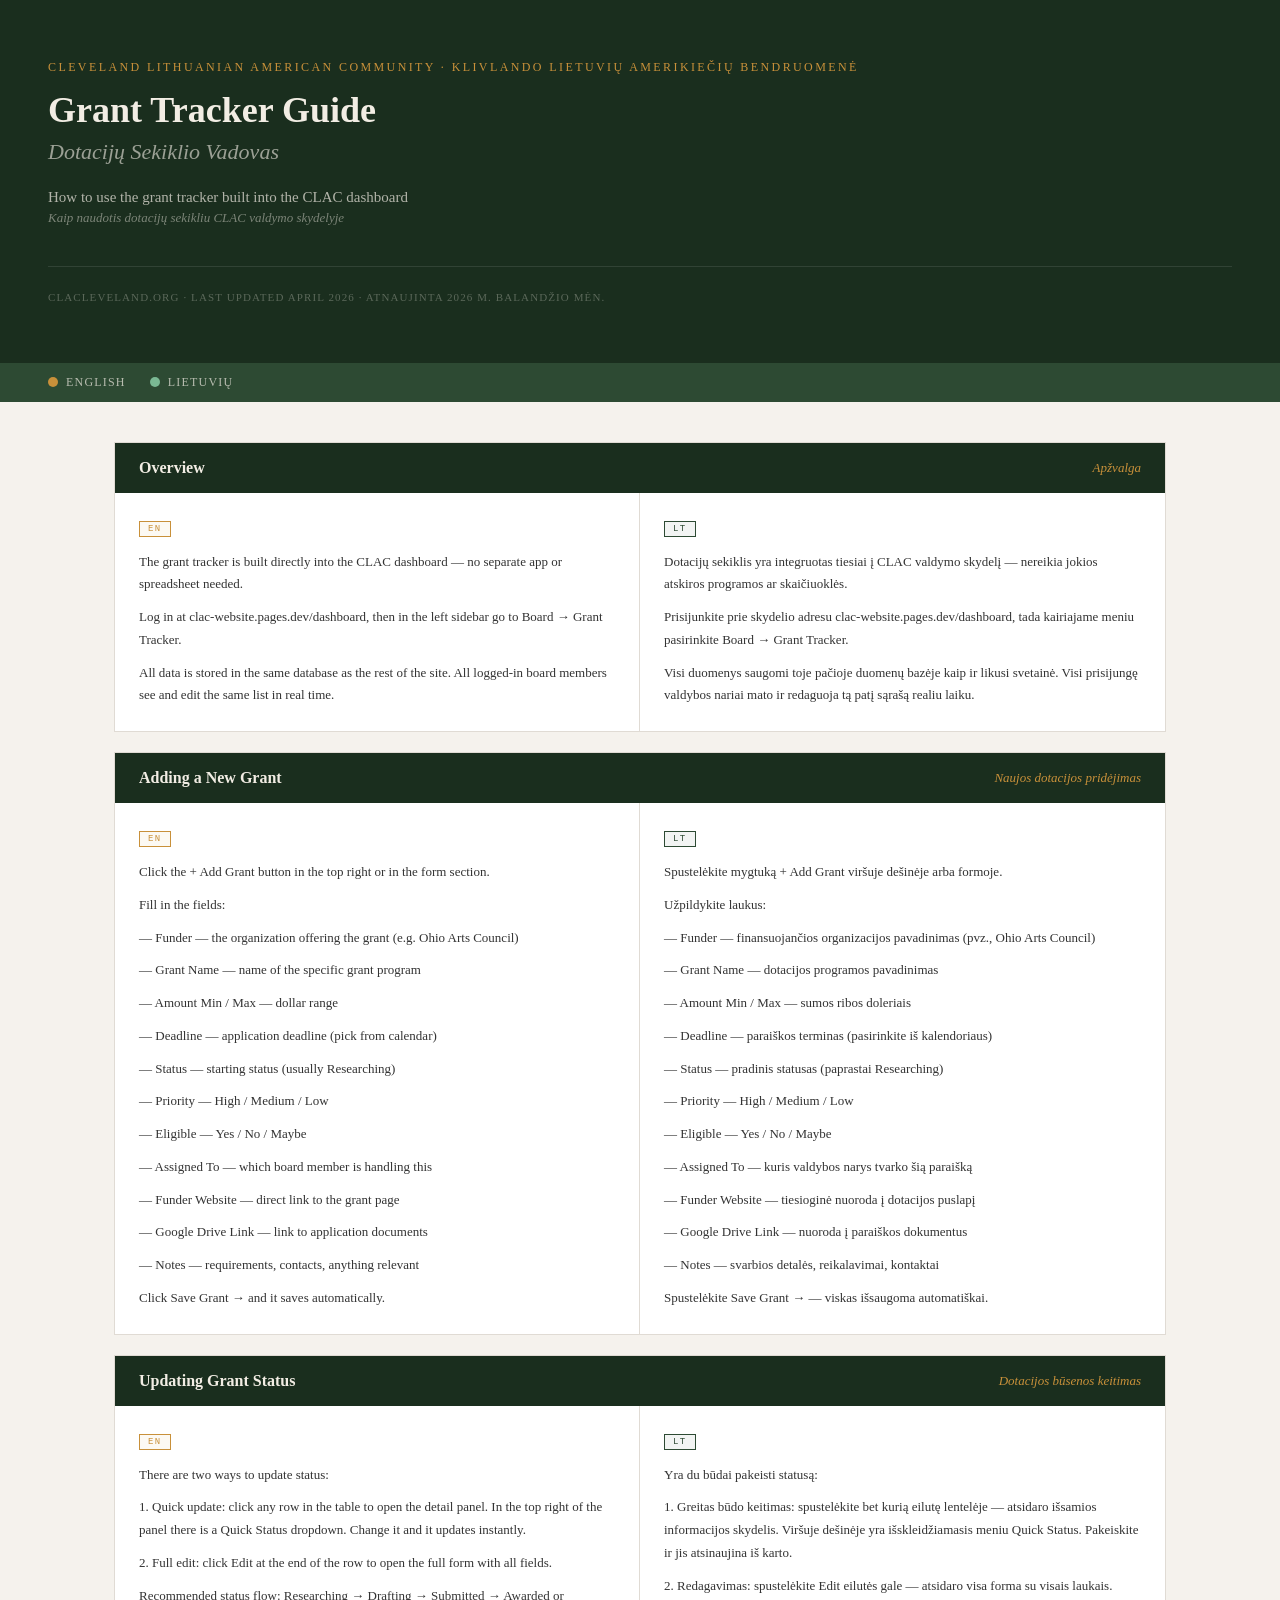
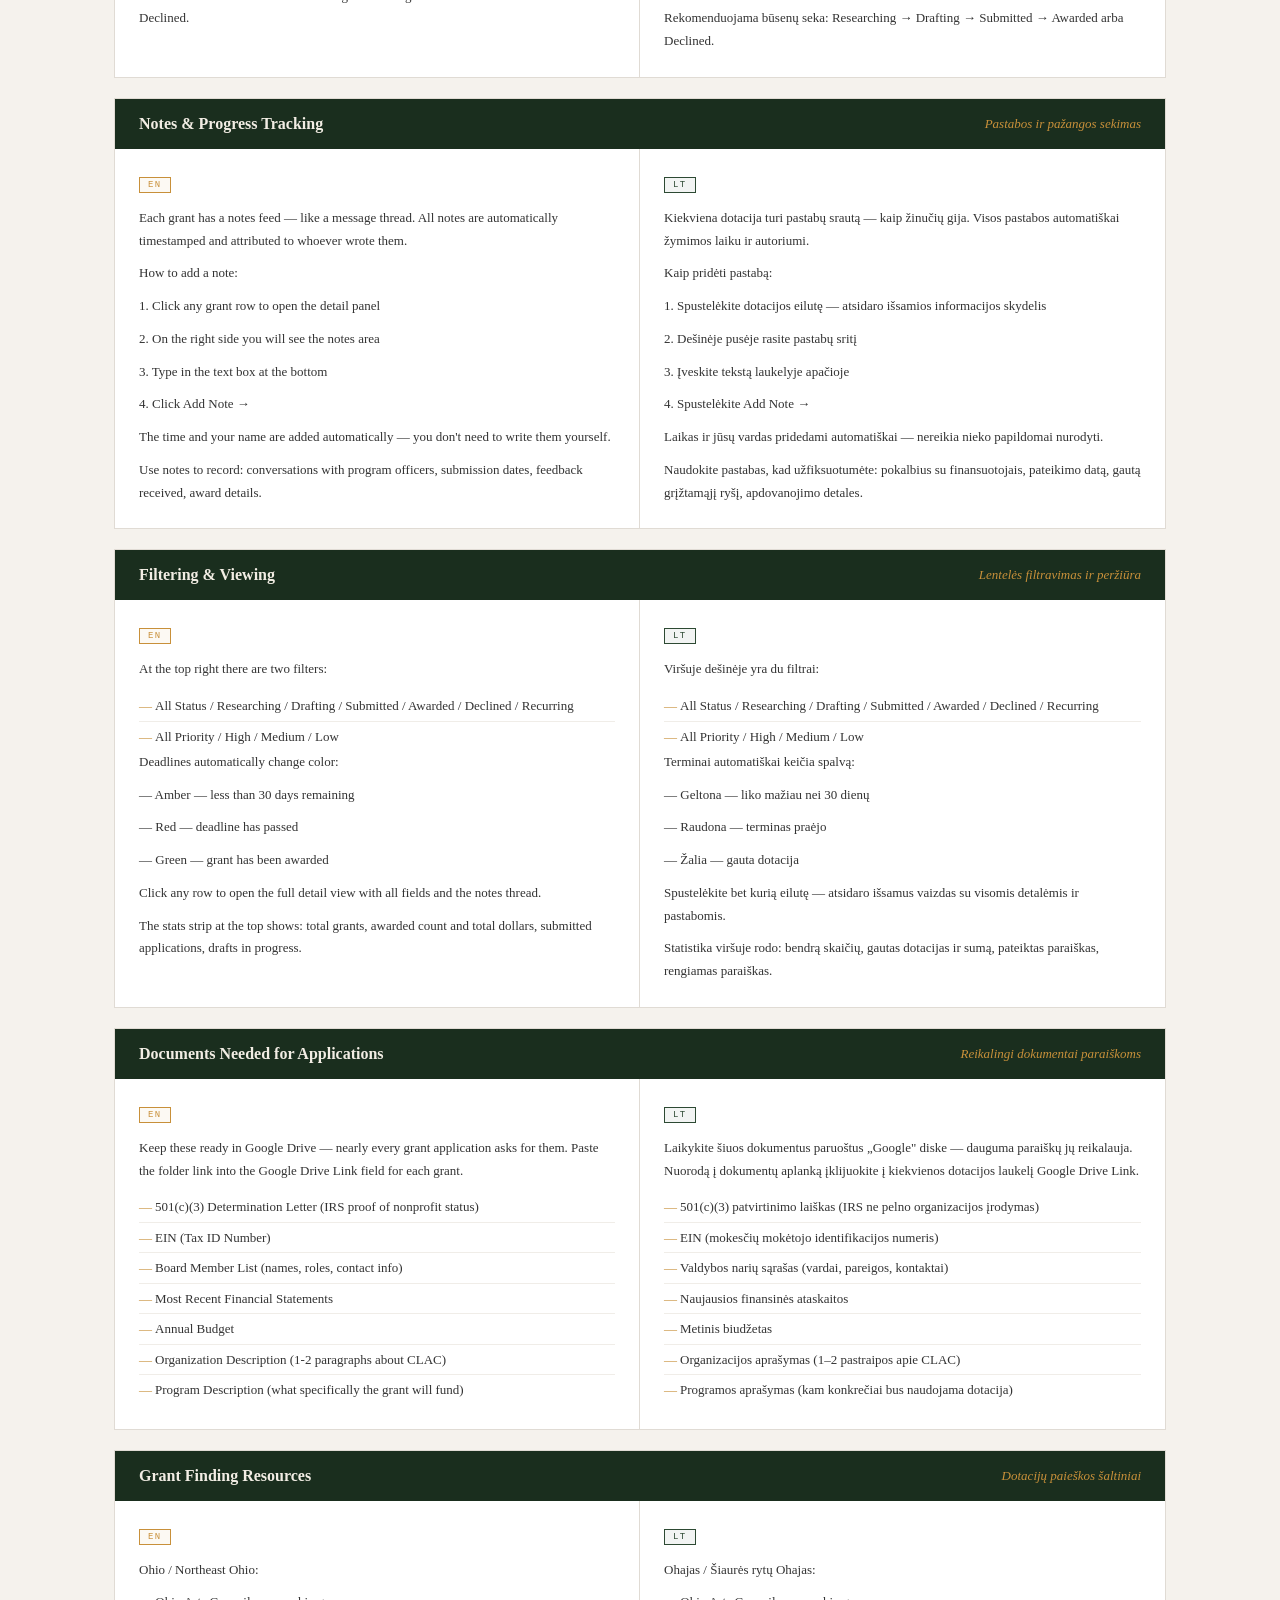
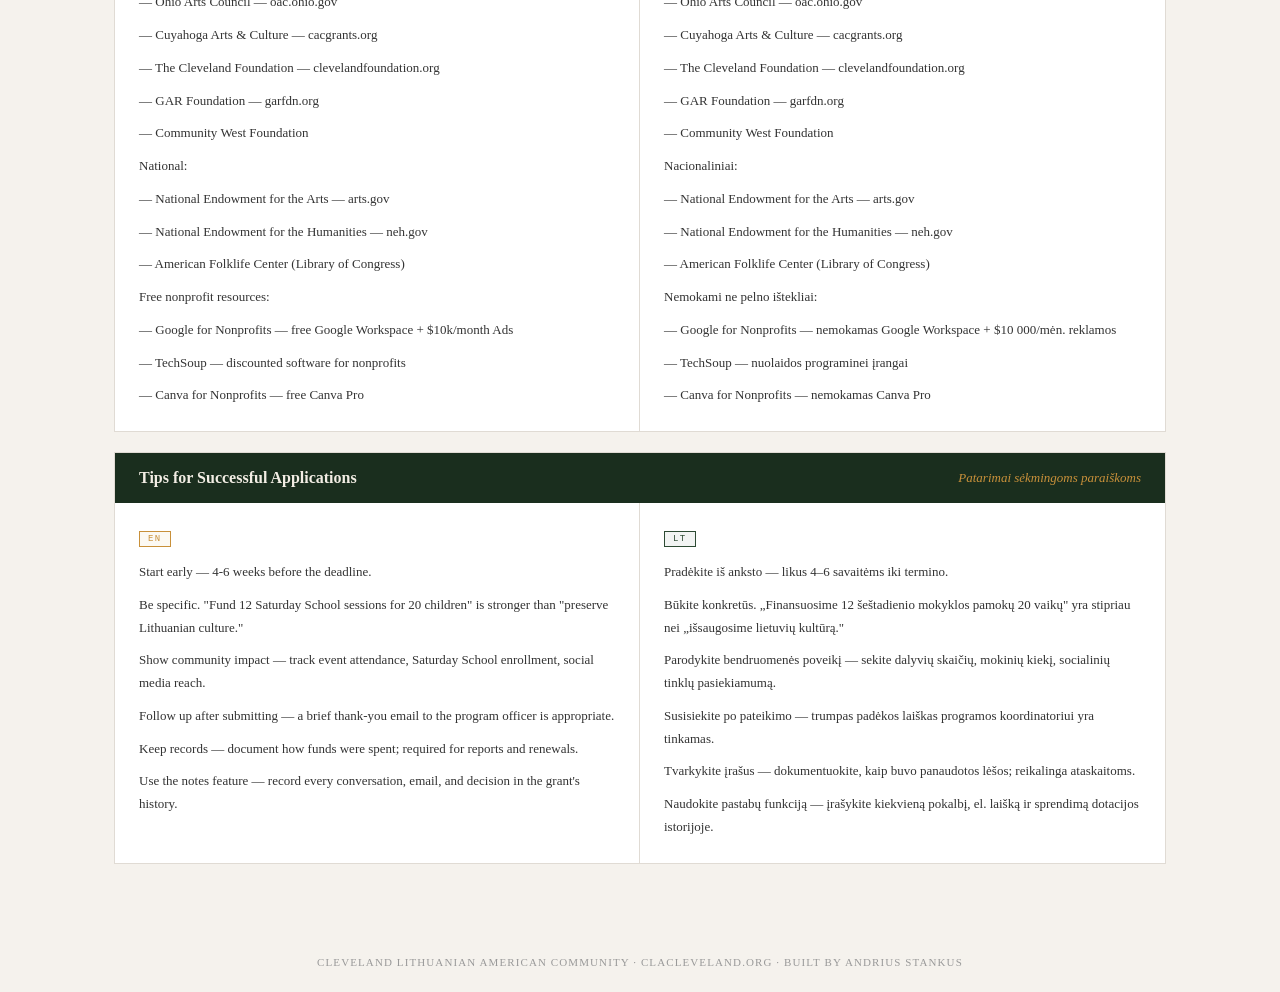
<file: docs/CLAC-Grant-Tracker-Guide-Bilingual.html>
<!DOCTYPE html>
<html lang="en">
<head>
  <meta charset="UTF-8">
  <meta name="viewport" content="width=device-width, initial-scale=1.0">
  <title>Grant Tracker Guide — CLAC</title>
  <style>
    * { box-sizing:border-box; margin:0; padding:0; }
    body { font-family:'Georgia',serif; background:#f5f2ed; color:#1a1a1a; }
    .cover { background:#1a2e1e; color:#f2ede4; padding:60px 48px; }
    .cover-org { font-size:12px; letter-spacing:0.2em; text-transform:uppercase; color:#c8903a; margin-bottom:16px; }
    .cover-title-en { font-size:36px; font-weight:700; line-height:1.1; margin-bottom:8px; }
    .cover-title-lt { font-size:22px; font-weight:400; color:rgba(242,237,228,0.6); font-style:italic; margin-bottom:24px; }
    .cover-sub-en { font-size:15px; color:rgba(242,237,228,0.7); margin-bottom:4px; }
    .cover-sub-lt { font-size:13px; color:rgba(242,237,228,0.45); font-style:italic; }
    .cover-meta { margin-top:40px; padding-top:24px; border-top:1px solid rgba(255,255,255,0.1); font-size:11px; letter-spacing:0.1em; text-transform:uppercase; color:rgba(242,237,228,0.3); }
    .lang-bar { background:#2d4a33; padding:12px 48px; display:flex; gap:24px; align-items:center; }
    .lang-bar-item { display:flex; align-items:center; gap:8px; font-size:12px; }
    .lb-dot { width:10px; height:10px; border-radius:50%; }
    .lb-dot-en { background:#c8903a; }
    .lb-dot-lt { background:#7ab893; }
    .lb-label { color:rgba(242,237,228,0.7); letter-spacing:0.1em; text-transform:uppercase; }
    .content { max-width:1100px; margin:0 auto; padding:40px 24px; }
    .section { background:white; margin-bottom:20px; border:1px solid #e0dbd4; overflow:hidden; }
    .section-header { background:#1a2e1e; padding:16px 24px; display:flex; justify-content:space-between; align-items:center; }
    .section-title-en { font-size:16px; font-weight:700; color:#f2ede4; }
    .section-title-lt { font-size:13px; color:#c8903a; font-style:italic; }
    .section-body { display:grid; grid-template-columns:1fr 1fr; }
    .col { padding:24px; }
    .col-en { border-right:1px solid #e0dbd4; }
    .lang-tag { font-size:9px; letter-spacing:0.15em; text-transform:uppercase; font-family:monospace; padding:2px 8px; display:inline-block; margin-bottom:14px; border:1px solid; }
    .col-en .lang-tag { color:#c8903a; border-color:#c8903a; background:rgba(200,144,58,0.06); }
    .col-lt .lang-tag { color:#2d4a33; border-color:#2d4a33; background:rgba(45,74,51,0.06); }
    p { font-size:13px; line-height:1.75; color:#333; margin-bottom:10px; }
    p:last-child { margin-bottom:0; }
    ul { padding-left:0; list-style:none; }
    li { font-size:13px; line-height:1.65; color:#333; padding:4px 0 4px 16px; position:relative; border-bottom:1px solid #f0ede8; }
    li:last-child { border-bottom:none; }
    li::before { content:'—'; position:absolute; left:0; color:#c8903a; }
    .footer { text-align:center; padding:32px; font-size:11px; color:#999; letter-spacing:0.1em; text-transform:uppercase; }
    @media (max-width:700px) {
      .cover { padding:40px 24px; }
      .section-body { grid-template-columns:1fr; }
      .col-en { border-right:none; border-bottom:1px solid #e0dbd4; }
      .section-header { flex-direction:column; align-items:flex-start; gap:4px; }
    }
    @media print { body { background:white; } .section { break-inside:avoid; } }
  </style>
</head>
<body>
<div class="cover">
  <div class="cover-org">Cleveland Lithuanian American Community · Klivlando Lietuvių Amerikiečių Bendruomenė</div>
  <div class="cover-title-en">Grant Tracker Guide</div>
  <div class="cover-title-lt">Dotacijų Sekiklio Vadovas</div>
  <div class="cover-sub-en">How to use the grant tracker built into the CLAC dashboard</div>
  <div class="cover-sub-lt">Kaip naudotis dotacijų sekikliu CLAC valdymo skydelyje</div>
  <div class="cover-meta">clacleveland.org · Last updated April 2026 · Atnaujinta 2026 m. balandžio mėn.</div>
</div>
<div class="lang-bar">
  <div class="lang-bar-item"><div class="lb-dot lb-dot-en"></div><div class="lb-label">English</div></div>
  <div class="lang-bar-item"><div class="lb-dot lb-dot-lt"></div><div class="lb-label">Lietuvių</div></div>
</div>
<div class="content">
      <div class="section">
        <div class="section-header">
          <div class="section-title-en">Overview</div>
          <div class="section-title-lt">Apžvalga</div>
        </div>
        <div class="section-body">
          <div class="col col-en"><div class="lang-tag">EN</div><p>The grant tracker is built directly into the CLAC dashboard — no separate app or spreadsheet needed.</p><p>Log in at clac-website.pages.dev/dashboard, then in the left sidebar go to Board → Grant Tracker.</p><p>All data is stored in the same database as the rest of the site. All logged-in board members see and edit the same list in real time.</p></div>
          <div class="col col-lt"><div class="lang-tag">LT</div><p>Dotacijų sekiklis yra integruotas tiesiai į CLAC valdymo skydelį — nereikia jokios atskiros programos ar skaičiuoklės.</p><p>Prisijunkite prie skydelio adresu clac-website.pages.dev/dashboard, tada kairiajame meniu pasirinkite Board → Grant Tracker.</p><p>Visi duomenys saugomi toje pačioje duomenų bazėje kaip ir likusi svetainė. Visi prisijungę valdybos nariai mato ir redaguoja tą patį sąrašą realiu laiku.</p></div>
        </div>
      </div>
      <div class="section">
        <div class="section-header">
          <div class="section-title-en">Adding a New Grant</div>
          <div class="section-title-lt">Naujos dotacijos pridėjimas</div>
        </div>
        <div class="section-body">
          <div class="col col-en"><div class="lang-tag">EN</div><p>Click the + Add Grant button in the top right or in the form section.</p><p>Fill in the fields:</p><p>— Funder — the organization offering the grant (e.g. Ohio Arts Council)</p><p>— Grant Name — name of the specific grant program</p><p>— Amount Min / Max — dollar range</p><p>— Deadline — application deadline (pick from calendar)</p><p>— Status — starting status (usually Researching)</p><p>— Priority — High / Medium / Low</p><p>— Eligible — Yes / No / Maybe</p><p>— Assigned To — which board member is handling this</p><p>— Funder Website — direct link to the grant page</p><p>— Google Drive Link — link to application documents</p><p>— Notes — requirements, contacts, anything relevant</p><p>Click Save Grant → and it saves automatically.</p></div>
          <div class="col col-lt"><div class="lang-tag">LT</div><p>Spustelėkite mygtuką + Add Grant viršuje dešinėje arba formoje.</p><p>Užpildykite laukus:</p><p>— Funder — finansuojančios organizacijos pavadinimas (pvz., Ohio Arts Council)</p><p>— Grant Name — dotacijos programos pavadinimas</p><p>— Amount Min / Max — sumos ribos doleriais</p><p>— Deadline — paraiškos terminas (pasirinkite iš kalendoriaus)</p><p>— Status — pradinis statusas (paprastai Researching)</p><p>— Priority — High / Medium / Low</p><p>— Eligible — Yes / No / Maybe</p><p>— Assigned To — kuris valdybos narys tvarko šią paraišką</p><p>— Funder Website — tiesioginė nuoroda į dotacijos puslapį</p><p>— Google Drive Link — nuoroda į paraiškos dokumentus</p><p>— Notes — svarbios detalės, reikalavimai, kontaktai</p><p>Spustelėkite Save Grant → — viskas išsaugoma automatiškai.</p></div>
        </div>
      </div>
      <div class="section">
        <div class="section-header">
          <div class="section-title-en">Updating Grant Status</div>
          <div class="section-title-lt">Dotacijos būsenos keitimas</div>
        </div>
        <div class="section-body">
          <div class="col col-en"><div class="lang-tag">EN</div><p>There are two ways to update status:</p><p>1. Quick update: click any row in the table to open the detail panel. In the top right of the panel there is a Quick Status dropdown. Change it and it updates instantly.</p><p>2. Full edit: click Edit at the end of the row to open the full form with all fields.</p><p>Recommended status flow: Researching → Drafting → Submitted → Awarded or Declined.</p></div>
          <div class="col col-lt"><div class="lang-tag">LT</div><p>Yra du būdai pakeisti statusą:</p><p>1. Greitas būdo keitimas: spustelėkite bet kurią eilutę lentelėje — atsidaro išsamios informacijos skydelis. Viršuje dešinėje yra išskleidžiamasis meniu Quick Status. Pakeiskite ir jis atsinaujina iš karto.</p><p>2. Redagavimas: spustelėkite Edit eilutės gale — atsidaro visa forma su visais laukais.</p><p>Rekomenduojama būsenų seka: Researching → Drafting → Submitted → Awarded arba Declined.</p></div>
        </div>
      </div>
      <div class="section">
        <div class="section-header">
          <div class="section-title-en">Notes & Progress Tracking</div>
          <div class="section-title-lt">Pastabos ir pažangos sekimas</div>
        </div>
        <div class="section-body">
          <div class="col col-en"><div class="lang-tag">EN</div><p>Each grant has a notes feed — like a message thread. All notes are automatically timestamped and attributed to whoever wrote them.</p><p>How to add a note:</p><p>1. Click any grant row to open the detail panel</p><p>2. On the right side you will see the notes area</p><p>3. Type in the text box at the bottom</p><p>4. Click Add Note →</p><p>The time and your name are added automatically — you don't need to write them yourself.</p><p>Use notes to record: conversations with program officers, submission dates, feedback received, award details.</p></div>
          <div class="col col-lt"><div class="lang-tag">LT</div><p>Kiekviena dotacija turi pastabų srautą — kaip žinučių gija. Visos pastabos automatiškai žymimos laiku ir autoriumi.</p><p>Kaip pridėti pastabą:</p><p>1. Spustelėkite dotacijos eilutę — atsidaro išsamios informacijos skydelis</p><p>2. Dešinėje pusėje rasite pastabų sritį</p><p>3. Įveskite tekstą laukelyje apačioje</p><p>4. Spustelėkite Add Note →</p><p>Laikas ir jūsų vardas pridedami automatiškai — nereikia nieko papildomai nurodyti.</p><p>Naudokite pastabas, kad užfiksuotumėte: pokalbius su finansuotojais, pateikimo datą, gautą grįžtamąjį ryšį, apdovanojimo detales.</p></div>
        </div>
      </div>
      <div class="section">
        <div class="section-header">
          <div class="section-title-en">Filtering & Viewing</div>
          <div class="section-title-lt">Lentelės filtravimas ir peržiūra</div>
        </div>
        <div class="section-body">
          <div class="col col-en"><div class="lang-tag">EN</div><p>At the top right there are two filters:</p><ul><li>All Status / Researching / Drafting / Submitted / Awarded / Declined / Recurring</li><li>All Priority / High / Medium / Low</li></ul><p>Deadlines automatically change color:</p><p>— Amber — less than 30 days remaining</p><p>— Red — deadline has passed</p><p>— Green — grant has been awarded</p><p>Click any row to open the full detail view with all fields and the notes thread.</p><p>The stats strip at the top shows: total grants, awarded count and total dollars, submitted applications, drafts in progress.</p></div>
          <div class="col col-lt"><div class="lang-tag">LT</div><p>Viršuje dešinėje yra du filtrai:</p><ul><li>All Status / Researching / Drafting / Submitted / Awarded / Declined / Recurring</li><li>All Priority / High / Medium / Low</li></ul><p>Terminai automatiškai keičia spalvą:</p><p>— Geltona — liko mažiau nei 30 dienų</p><p>— Raudona — terminas praėjo</p><p>— Žalia — gauta dotacija</p><p>Spustelėkite bet kurią eilutę — atsidaro išsamus vaizdas su visomis detalėmis ir pastabomis.</p><p>Statistika viršuje rodo: bendrą skaičių, gautas dotacijas ir sumą, pateiktas paraiškas, rengiamas paraiškas.</p></div>
        </div>
      </div>
      <div class="section">
        <div class="section-header">
          <div class="section-title-en">Documents Needed for Applications</div>
          <div class="section-title-lt">Reikalingi dokumentai paraiškoms</div>
        </div>
        <div class="section-body">
          <div class="col col-en"><div class="lang-tag">EN</div><p>Keep these ready in Google Drive — nearly every grant application asks for them. Paste the folder link into the Google Drive Link field for each grant.</p><ul><li>501(c)(3) Determination Letter (IRS proof of nonprofit status)</li><li>EIN (Tax ID Number)</li><li>Board Member List (names, roles, contact info)</li><li>Most Recent Financial Statements</li><li>Annual Budget</li><li>Organization Description (1-2 paragraphs about CLAC)</li><li>Program Description (what specifically the grant will fund)</li></ul></div>
          <div class="col col-lt"><div class="lang-tag">LT</div><p>Laikykite šiuos dokumentus paruoštus „Google" diske — dauguma paraiškų jų reikalauja. Nuorodą į dokumentų aplanką įklijuokite į kiekvienos dotacijos laukelį Google Drive Link.</p><ul><li>501(c)(3) patvirtinimo laiškas (IRS ne pelno organizacijos įrodymas)</li><li>EIN (mokesčių mokėtojo identifikacijos numeris)</li><li>Valdybos narių sąrašas (vardai, pareigos, kontaktai)</li><li>Naujausios finansinės ataskaitos</li><li>Metinis biudžetas</li><li>Organizacijos aprašymas (1–2 pastraipos apie CLAC)</li><li>Programos aprašymas (kam konkrečiai bus naudojama dotacija)</li></ul></div>
        </div>
      </div>
      <div class="section">
        <div class="section-header">
          <div class="section-title-en">Grant Finding Resources</div>
          <div class="section-title-lt">Dotacijų paieškos šaltiniai</div>
        </div>
        <div class="section-body">
          <div class="col col-en"><div class="lang-tag">EN</div><p>Ohio / Northeast Ohio:</p><p>— Ohio Arts Council — oac.ohio.gov</p><p>— Cuyahoga Arts & Culture — cacgrants.org</p><p>— The Cleveland Foundation — clevelandfoundation.org</p><p>— GAR Foundation — garfdn.org</p><p>— Community West Foundation</p><p>National:</p><p>— National Endowment for the Arts — arts.gov</p><p>— National Endowment for the Humanities — neh.gov</p><p>— American Folklife Center (Library of Congress)</p><p>Free nonprofit resources:</p><p>— Google for Nonprofits — free Google Workspace + $10k/month Ads</p><p>— TechSoup — discounted software for nonprofits</p><p>— Canva for Nonprofits — free Canva Pro</p></div>
          <div class="col col-lt"><div class="lang-tag">LT</div><p>Ohajas / Šiaurės rytų Ohajas:</p><p>— Ohio Arts Council — oac.ohio.gov</p><p>— Cuyahoga Arts & Culture — cacgrants.org</p><p>— The Cleveland Foundation — clevelandfoundation.org</p><p>— GAR Foundation — garfdn.org</p><p>— Community West Foundation</p><p>Nacionaliniai:</p><p>— National Endowment for the Arts — arts.gov</p><p>— National Endowment for the Humanities — neh.gov</p><p>— American Folklife Center (Library of Congress)</p><p>Nemokami ne pelno ištekliai:</p><p>— Google for Nonprofits — nemokamas Google Workspace + $10 000/mėn. reklamos</p><p>— TechSoup — nuolaidos programinei įrangai</p><p>— Canva for Nonprofits — nemokamas Canva Pro</p></div>
        </div>
      </div>
      <div class="section">
        <div class="section-header">
          <div class="section-title-en">Tips for Successful Applications</div>
          <div class="section-title-lt">Patarimai sėkmingoms paraiškoms</div>
        </div>
        <div class="section-body">
          <div class="col col-en"><div class="lang-tag">EN</div><p>Start early — 4-6 weeks before the deadline.</p><p>Be specific. "Fund 12 Saturday School sessions for 20 children" is stronger than "preserve Lithuanian culture."</p><p>Show community impact — track event attendance, Saturday School enrollment, social media reach.</p><p>Follow up after submitting — a brief thank-you email to the program officer is appropriate.</p><p>Keep records — document how funds were spent; required for reports and renewals.</p><p>Use the notes feature — record every conversation, email, and decision in the grant's history.</p></div>
          <div class="col col-lt"><div class="lang-tag">LT</div><p>Pradėkite iš anksto — likus 4–6 savaitėms iki termino.</p><p>Būkite konkretūs. „Finansuosime 12 šeštadienio mokyklos pamokų 20 vaikų" yra stipriau nei „išsaugosime lietuvių kultūrą."</p><p>Parodykite bendruomenės poveikį — sekite dalyvių skaičių, mokinių kiekį, socialinių tinklų pasiekiamumą.</p><p>Susisiekite po pateikimo — trumpas padėkos laiškas programos koordinatoriui yra tinkamas.</p><p>Tvarkykite įrašus — dokumentuokite, kaip buvo panaudotos lėšos; reikalinga ataskaitoms.</p><p>Naudokite pastabų funkciją — įrašykite kiekvieną pokalbį, el. laišką ir sprendimą dotacijos istorijoje.</p></div>
        </div>
      </div></div>
<div class="footer">Cleveland Lithuanian American Community · clacleveland.org · Built by Andrius Stankus</div>
</body>
</html>
</file>
<file: assets/style.css>
/* =============================================================================
   CLAC — Cleveland Lithuanian American Community
   clacleveland.org
   assets/style.css — Shared stylesheet
   Covers: index.html, community.html, event.html
   Note: dashboard.html is self-contained and does not use this file.
============================================================================= */

/* ── SHARED BASE (tokens, reset, nav, footer, etc.) ────────────────────── */
/* ─────────────────────────────────────────────────────────────────────────────
   CLAC SHARED STYLES
   Cleveland Lithuanian American Community — clacleveland.org
   Imported by: index.html, event.html
   Admin pages (admin/) have their own self-contained styles.
───────────────────────────────────────────────────────────────────────────── */

/* ── TOKENS ─────────────────────────────────────────────────────────────── */
:root {
  --forest:       #1a2e1e;
  --forest-mid:   #243329;
  --forest-light: #2f4535;
  --amber:        #c8903a;
  --amber-light:  #e4a84d;
  --amber-pale:   #f5e6c8;
  --cream:        #f2ede4;
  --cream-dark:   #e8e0d0;
  --linen:        #faf7f2;
  --white:        #ffffff;
  --text-dark:    #1a1a18;
  --text-body:    #3a3a36;
  --text-muted:   #7a7a70;
  --text-faint:   #adadA0;
  --rule:         #d4c9b0;
  --red:          #c0392b;
}

/* ── RESET ───────────────────────────────────────────────────────────────── */
*, *::before, *::after { box-sizing: border-box; margin: 0; padding: 0; }
html  { font-size: 16px; scroll-behavior: smooth; }
body  { font-family: 'DM Sans', sans-serif; background: var(--linen); color: var(--text-body); overflow-x: hidden; }

/* ── TOPBAR ──────────────────────────────────────────────────────────────── */
.topbar {
  background: var(--forest);
  color: var(--amber-pale);
  font-family: 'DM Mono', monospace;
  font-size: 11px;
  letter-spacing: 0.08em;
  padding: 7px 40px;
  display: flex;
  justify-content: space-between;
  align-items: center;
}
.topbar a               { color: var(--amber-light); text-decoration: none; }
.topbar a:hover         { color: var(--white); }
.topbar-social          { display: flex; gap: 18px; }

/* ── NAV ─────────────────────────────────────────────────────────────────── */
nav.main-nav {
  background: var(--linen);
  border-bottom: 1px solid var(--rule);
  padding: 0 40px;
  position: sticky;
  top: 0;
  z-index: 100;
  display: flex;
  align-items: stretch;
  justify-content: space-between;
}
.nav-logo         { display: flex; flex-direction: column; justify-content: center; padding: 14px 0; text-decoration: none; }
.nav-logo-en      { font-family: 'Playfair Display', serif; font-size: 13px; font-weight: 700; color: var(--text-dark); letter-spacing: 0.04em; text-transform: uppercase; }
.nav-logo-lt      { font-family: 'DM Mono', monospace; font-size: 10px; letter-spacing: 0.12em; color: var(--amber); margin-top: 2px; }
.nav-links        { display: flex; list-style: none; align-items: stretch; }
.nav-links li     { display: flex; align-items: stretch; }
.nav-links a      { display: flex; align-items: center; padding: 0 16px; font-size: 12px; font-weight: 500; letter-spacing: 0.08em; text-transform: uppercase; color: var(--text-muted); text-decoration: none; border-bottom: 2px solid transparent; transition: color 0.2s, border-color 0.2s; }
.nav-links a:hover,
.nav-links a.active { color: var(--forest); border-bottom-color: var(--amber); }
.nav-right        { display: flex; align-items: center; gap: 12px; }
.nav-lang         { display: flex; align-items: center; gap: 6px; padding-left: 20px; border-left: 1px solid var(--rule); }
.lang-btn         { font-family: 'DM Mono', monospace; font-size: 11px; letter-spacing: 0.1em; padding: 4px 8px; border: 1px solid var(--rule); background: transparent; color: var(--text-muted); cursor: pointer; border-radius: 2px; transition: all 0.2s; }
.lang-btn:hover,
.lang-btn.active  { background: var(--forest); color: var(--amber-pale); border-color: var(--forest); }
.hamburger        { display: none; flex-direction: column; gap: 5px; cursor: pointer; padding: 16px 0; }
.hamburger span   { display: block; width: 24px; height: 1.5px; background: var(--text-dark); }

/* ── BUTTONS ─────────────────────────────────────────────────────────────── */
.btn-primary {
  background: var(--amber); color: var(--forest);
  font-size: 12px; font-weight: 500; letter-spacing: 0.1em; text-transform: uppercase;
  padding: 13px 28px; border: none; cursor: pointer;
  text-decoration: none; display: inline-block;
  font-family: 'DM Sans', sans-serif;
  transition: background 0.2s, transform 0.15s;
}
.btn-primary:hover   { background: var(--amber-light); transform: translateY(-1px); }

.btn-ghost {
  background: transparent; color: var(--forest);
  font-size: 12px; font-weight: 500; letter-spacing: 0.1em; text-transform: uppercase;
  padding: 12px 28px; border: 1px solid var(--rule); cursor: pointer;
  text-decoration: none; display: inline-block;
  font-family: 'DM Sans', sans-serif;
  transition: border-color 0.2s, color 0.2s;
}
.btn-ghost:hover     { border-color: var(--amber); color: var(--amber); }

.btn-ghost-inv {
  background: transparent; color: var(--cream);
  font-size: 12px; font-weight: 500; letter-spacing: 0.1em; text-transform: uppercase;
  padding: 12px 28px; border: 1px solid rgba(255,255,255,0.25); cursor: pointer;
  text-decoration: none; display: inline-block;
  font-family: 'DM Sans', sans-serif;
  transition: border-color 0.2s, color 0.2s;
}
.btn-ghost-inv:hover { border-color: var(--amber); color: var(--amber-light); }

/* ── SECTION HEADERS ─────────────────────────────────────────────────────── */
.section-header {
  display: flex; align-items: baseline; justify-content: space-between;
  margin-bottom: 36px; padding-bottom: 16px; border-bottom: 1px solid var(--rule);
}
.section-title    { font-family: 'Playfair Display', serif; font-size: 28px; font-weight: 700; color: var(--text-dark); }
.section-title-lt { font-family: 'DM Mono', monospace; font-size: 11px; color: var(--amber); letter-spacing: 0.12em; margin-top: 3px; }
.section-link     { font-size: 12px; font-weight: 500; letter-spacing: 0.08em; text-transform: uppercase; color: var(--amber); text-decoration: none; transition: opacity 0.2s; }
.section-link:hover { opacity: 0.75; }

/* ── LAYOUT ──────────────────────────────────────────────────────────────── */
.container { max-width: 1280px; margin: 0 auto; padding: 0 40px; }
.two-col   { display: grid; grid-template-columns: 1fr 340px; gap: 60px; }

/* ── TICKER ──────────────────────────────────────────────────────────────── */
.ticker       { background: var(--amber); color: var(--forest); padding: 10px 0; overflow: hidden; white-space: nowrap; }
.ticker-inner { display: inline-block; animation: ticker-scroll 35s linear infinite; font-family: 'DM Mono', monospace; font-size: 12px; letter-spacing: 0.08em; }
@keyframes ticker-scroll { 0% { transform: translateX(0); } 100% { transform: translateX(-50%); } }
.ticker-sep   { margin: 0 28px; opacity: 0.4; }

/* ── SIDEBAR WIDGETS ─────────────────────────────────────────────────────── */
.sidebar-widget       { background: var(--forest); color: var(--cream); padding: 32px 28px; margin-bottom: 24px; }
.sidebar-widget-title { font-family: 'Playfair Display', serif; font-size: 16px; font-weight: 700; color: var(--amber-light); padding-bottom: 14px; border-bottom: 1px solid rgba(255,255,255,0.1); margin-bottom: 18px; }
.sidebar-link-list    { list-style: none; }
.sidebar-link-list li { padding: 9px 0; border-bottom: 1px solid rgba(255,255,255,0.07); font-size: 13px; }
.sidebar-link-list li:last-child { border-bottom: none; }
.sidebar-link-list a  { color: rgba(242,237,228,0.75); text-decoration: none; display: flex; justify-content: space-between; align-items: center; transition: color 0.15s; }
.sidebar-link-list a:hover { color: var(--amber-light); }

/* ── NEWSLETTER STRIP ────────────────────────────────────────────────────── */
.newsletter-strip   { background: var(--amber); padding: 56px 0; }
.newsletter-inner   { max-width: 1280px; margin: 0 auto; padding: 0 40px; display: grid; grid-template-columns: 1fr auto; gap: 40px; align-items: center; }
.newsletter-heading { font-family: 'Playfair Display', serif; font-size: 30px; font-weight: 900; color: var(--forest); line-height: 1.1; }
.newsletter-sub     { font-size: 14px; color: var(--forest-light); margin-top: 8px; font-weight: 300; }
.newsletter-form    { display: flex; }
.newsletter-input   { padding: 14px 20px; border: none; background: var(--forest); color: var(--cream); font-family: 'DM Sans', sans-serif; font-size: 14px; width: 280px; outline: none; }
.newsletter-input::placeholder { color: rgba(242,237,228,0.4); }
.newsletter-submit  { background: var(--forest); color: var(--amber); border: none; padding: 14px 24px; font-family: 'DM Mono', monospace; font-size: 11px; letter-spacing: 0.12em; text-transform: uppercase; cursor: pointer; transition: background 0.2s; }
.newsletter-submit:hover { background: var(--forest-light); }

/* ── FOOTER ──────────────────────────────────────────────────────────────── */
footer.main-footer    { background: #111810; color: rgba(242,237,228,0.5); padding: 60px 0 28px; }
.footer-grid          { max-width: 1280px; margin: 0 auto; padding: 0 40px; display: grid; grid-template-columns: 2fr 1fr 1fr 1fr; gap: 48px; margin-bottom: 48px; }
.footer-brand-name    { font-family: 'Playfair Display', serif; font-size: 20px; font-weight: 700; color: var(--cream); margin-bottom: 4px; }
.footer-brand-lt      { font-family: 'DM Mono', monospace; font-size: 11px; letter-spacing: 0.12em; color: var(--amber); }
.footer-desc          { font-size: 13px; line-height: 1.7; margin-top: 16px; color: rgba(242,237,228,0.45); font-weight: 300; max-width: 280px; }
.footer-col-title     { font-family: 'DM Mono', monospace; font-size: 10px; letter-spacing: 0.18em; text-transform: uppercase; color: var(--amber); margin-bottom: 16px; }
.footer-links         { list-style: none; }
.footer-links li      { margin-bottom: 10px; }
.footer-links a       { font-size: 13px; color: rgba(242,237,228,0.5); text-decoration: none; transition: color 0.15s; }
.footer-links a:hover { color: var(--cream); }
.footer-bottom        { max-width: 1280px; margin: 0 auto; padding: 20px 40px 0; border-top: 1px solid rgba(255,255,255,0.07); display: flex; justify-content: space-between; align-items: center; font-family: 'DM Mono', monospace; font-size: 11px; letter-spacing: 0.06em; }
.footer-bottom a      { color: var(--amber); text-decoration: none; }

/* ── ANIMATIONS ──────────────────────────────────────────────────────────── */
@keyframes fadeInUp { from { opacity: 0; transform: translateY(16px); } to { opacity: 1; transform: translateY(0); } }
.fade-in { animation: fadeInUp 0.5s ease both; }

/* ── RESPONSIVE ──────────────────────────────────────────────────────────── */
@media (max-width: 1024px) {
  .two-col      { grid-template-columns: 1fr; }
  .footer-grid  { grid-template-columns: 1fr 1fr; }
}

@media (max-width: 768px) {
  .topbar           { padding: 7px 20px; font-size: 10px; }
  .topbar-social    { gap: 12px; }
  nav.main-nav      { padding: 0 20px; }
  .nav-links        { display: none; }
  .nav-links.open   {
    display: flex; flex-direction: column;
    position: absolute; top: 100%; left: 0; right: 0;
    background: var(--linen); border-bottom: 1px solid var(--rule);
    padding: 10px 0; z-index: 200;
  }
  .nav-links.open a { padding: 12px 20px; border-bottom: none; }
  .hamburger        { display: flex; }
  .container        { padding: 0 20px; }
  .newsletter-inner { grid-template-columns: 1fr; padding: 0 20px; }
  .newsletter-form  { flex-direction: column; }
  .newsletter-input { width: 100%; }
  .footer-grid      { grid-template-columns: 1fr; gap: 32px; padding: 0 20px; }
  .footer-bottom    { flex-direction: column; gap: 10px; text-align: center; padding: 20px 20px 0; }
}


/* ── INDEX.HTML ─────────────────────────────────────────────────────────── */
/* ── HERO ─────────────────────────────────────────────────────────────── */
    .hero { background: var(--forest); color: var(--cream); position: relative; overflow: hidden; min-height: 88vh; display: grid; grid-template-columns: 1fr 1fr; }
    .hero-texture { position: absolute; inset: 0; background-image: repeating-linear-gradient(0deg, transparent, transparent 60px, rgba(255,255,255,0.012) 60px, rgba(255,255,255,0.012) 61px), repeating-linear-gradient(90deg, transparent, transparent 60px, rgba(255,255,255,0.012) 60px, rgba(255,255,255,0.012) 61px); pointer-events: none; }
    .hero-left { padding: 80px 60px 80px 80px; display: flex; flex-direction: column; justify-content: space-between; position: relative; z-index: 2; border-right: 1px solid rgba(255,255,255,0.08); }
    .hero-overline { font-family: 'DM Mono', monospace; font-size: 11px; letter-spacing: 0.2em; color: var(--amber); text-transform: uppercase; display: flex; align-items: center; gap: 12px; }
    .hero-overline::before { content: ''; display: block; width: 28px; height: 1px; background: var(--amber); }
    .hero-headline { font-family: 'Playfair Display', serif; font-size: clamp(44px, 5vw, 72px); font-weight: 900; line-height: 1.0; color: var(--cream); margin-top: 28px; }
    .hero-headline em { font-style: italic; color: var(--amber-light); }
    .hero-sub { font-size: 15px; color: rgba(242,237,228,0.65); line-height: 1.7; margin-top: 20px; max-width: 400px; font-weight: 300; }
    .hero-actions { display: flex; gap: 14px; margin-top: 44px; flex-wrap: wrap; }
    .hero-meta { display: flex; gap: 40px; margin-top: 56px; padding-top: 32px; border-top: 1px solid rgba(255,255,255,0.1); }
    .hero-stat-num { font-family: 'Playfair Display', serif; font-size: 30px; font-weight: 700; color: var(--amber-light); }
    .hero-stat-label { font-size: 11px; letter-spacing: 0.1em; color: rgba(242,237,228,0.5); text-transform: uppercase; margin-top: 4px; }
    .hero-right { position: relative; z-index: 2; }
    .hero-featured-card { height: 100%; padding: 60px 60px 60px 50px; display: flex; flex-direction: column; justify-content: flex-end; position: relative; overflow: hidden; cursor: pointer; text-decoration: none; }
    .hero-featured-card:hover .hfc-bg { transform: scale(1.03); }
    .hfc-bg { position: absolute; inset: 0; transition: transform 0.4s ease; }
    .hfc-overlay { position: absolute; inset: 0; background: linear-gradient(160deg, rgba(26,46,30,0.2) 0%, rgba(10,18,11,0.94) 70%); }
    .hero-card-tag { font-family: 'DM Mono', monospace; font-size: 10px; letter-spacing: 0.15em; text-transform: uppercase; color: var(--amber); background: rgba(200,144,58,0.15); border: 1px solid rgba(200,144,58,0.3); padding: 4px 10px; display: inline-block; width: fit-content; margin-bottom: 16px; position: relative; z-index: 1; }
    .hero-card-title { font-family: 'Playfair Display', serif; font-size: 26px; font-weight: 700; line-height: 1.25; color: var(--cream); position: relative; z-index: 1; max-width: 380px; }
    .hero-card-date { font-size: 12px; color: rgba(242,237,228,0.5); margin-top: 10px; position: relative; z-index: 1; font-family: 'DM Mono', monospace; letter-spacing: 0.06em; }

    /* ── EVENTS GRID ──────────────────────────────────────────────────────── */
    .events-grid { display: grid; grid-template-columns: 1fr 1fr 1fr; gap: 2px; }
    .event-card { position: relative; overflow: hidden; cursor: pointer; transition: transform 0.25s; aspect-ratio: 3/4; display: flex; flex-direction: column; justify-content: flex-end; text-decoration: none; }
    .event-card:hover { transform: scale(1.01); z-index: 2; }
    .event-card.large { grid-column: span 2; aspect-ratio: 2/1.5; }
    .ec-bg { position: absolute; inset: 0; transition: transform 0.4s ease; }
    .event-card:hover .ec-bg { transform: scale(1.04); }
    .ec-overlay { position: absolute; inset: 0; background: linear-gradient(to top, rgba(10,18,11,0.93) 0%, rgba(10,18,11,0.25) 55%, transparent 100%); }
    .ec-content { position: relative; z-index: 2; padding: 24px 28px; }
    .ec-tag { font-family: 'DM Mono', monospace; font-size: 10px; letter-spacing: 0.15em; text-transform: uppercase; color: var(--amber-light); margin-bottom: 8px; }
    .ec-title { font-family: 'Playfair Display', serif; font-size: 18px; font-weight: 700; line-height: 1.2; color: var(--cream); }
    .event-card.large .ec-title { font-size: 26px; }
    .ec-meta { display: flex; gap: 16px; margin-top: 8px; font-size: 11px; color: rgba(242,237,228,0.5); font-family: 'DM Mono', monospace; }

    /* ── UPCOMING LIST ────────────────────────────────────────────────────── */
    .upcoming-list { display: flex; flex-direction: column; }
    .upcoming-item { display: grid; grid-template-columns: 72px 1fr auto; gap: 24px; align-items: start; padding: 22px 0; border-bottom: 1px solid var(--rule); text-decoration: none; color: inherit; transition: background 0.15s, padding-left 0.15s; }
    .upcoming-item:first-child { border-top: 1px solid var(--rule); }
    .upcoming-item:hover { background: rgba(200,144,58,0.04); padding-left: 8px; }
    .ud-box { background: var(--forest); color: var(--cream); text-align: center; padding: 10px 8px; flex-shrink: 0; }
    .ud-month { font-family: 'DM Mono', monospace; font-size: 10px; letter-spacing: 0.15em; text-transform: uppercase; color: var(--amber-light); }
    .ud-day { font-family: 'Playfair Display', serif; font-size: 26px; font-weight: 900; line-height: 1; margin-top: 2px; }
    .ui-title { font-family: 'Playfair Display', serif; font-size: 18px; font-weight: 700; color: var(--text-dark); line-height: 1.2; }
    .ui-details { font-size: 13px; color: var(--text-muted); margin-top: 5px; display: flex; gap: 14px; flex-wrap: wrap; }
    .ui-desc { font-size: 13px; color: var(--text-muted); margin-top: 6px; line-height: 1.6; display: -webkit-box; -webkit-line-clamp: 2; -webkit-box-orient: vertical; overflow: hidden; }
    .ui-tag { font-family: 'DM Mono', monospace; font-size: 10px; letter-spacing: 0.1em; text-transform: uppercase; padding: 4px 10px; border: 1px solid var(--rule); color: var(--text-muted); align-self: start; margin-top: 4px; white-space: nowrap; }

    /* ── JOURNAL GRID ─────────────────────────────────────────────────────── */
    .journal-grid { display: grid; grid-template-columns: repeat(4, 1fr); gap: 2px; }
    .journal-item { position: relative; overflow: hidden; aspect-ratio: 1; cursor: pointer; }
    .jg-bg { width: 100%; height: 100%; transition: transform 0.35s ease; display: flex; align-items: center; justify-content: center; }
    .journal-item:hover .jg-bg { transform: scale(1.06); }
    .jg-overlay { position: absolute; inset: 0; background: rgba(10,18,11,0.82); opacity: 0; transition: opacity 0.25s; display: flex; flex-direction: column; justify-content: flex-end; padding: 20px; }
    .journal-item:hover .jg-overlay { opacity: 1; }
    .jg-title { font-family: 'Playfair Display', serif; font-size: 13px; font-weight: 700; color: var(--cream); line-height: 1.3; }
    .jg-date { font-family: 'DM Mono', monospace; font-size: 10px; color: var(--amber); letter-spacing: 0.1em; margin-top: 4px; }
    .jg-icon { font-size: 28px; color: rgba(200,144,58,0.4); user-select: none; }

    /* ── ANNOUNCEMENTS ────────────────────────────────────────────────────── */
    .announce-item { padding: 22px 0; border-bottom: 1px solid var(--rule); display: grid; grid-template-columns: 1fr auto; gap: 20px; }
    .announce-item:first-child { border-top: 1px solid var(--rule); }
    .ann-type { font-family: 'DM Mono', monospace; font-size: 10px; letter-spacing: 0.15em; text-transform: uppercase; color: var(--amber); margin-bottom: 6px; }
    .ann-title { font-size: 16px; font-weight: 500; color: var(--text-dark); line-height: 1.35; }
    .ann-body { font-size: 13px; color: var(--text-muted); margin-top: 5px; line-height: 1.6; }
    .ann-date { font-family: 'DM Mono', monospace; font-size: 11px; color: var(--text-faint); white-space: nowrap; }

    /* ── ABOUT STRIP ──────────────────────────────────────────────────────── */
    .about-strip { background: var(--forest); color: var(--cream); padding: 72px 0; }
    .about-inner { max-width: 1280px; margin: 0 auto; padding: 0 40px; display: grid; grid-template-columns: 1fr 1px 1fr 1px 1fr; gap: 48px; align-items: start; }
    .ab-divider { background: rgba(255,255,255,0.1); align-self: stretch; }
    .ab-label { font-family: 'DM Mono', monospace; font-size: 10px; letter-spacing: 0.2em; text-transform: uppercase; color: var(--amber); margin-bottom: 16px; }
    .ab-heading { font-family: 'Playfair Display', serif; font-size: 21px; font-weight: 700; line-height: 1.2; color: var(--cream); margin-bottom: 12px; }
    .ab-body { font-size: 14px; line-height: 1.75; color: rgba(242,237,228,0.65); font-weight: 300; }
    .ab-body a { color: var(--amber-light); text-decoration: none; }

    /* ── SOCIAL GRID ──────────────────────────────────────────────────────── */
    .social-grid { display: grid; grid-template-columns: 1fr 1fr; gap: 10px; margin-top: 4px; }
    .social-btn { background: rgba(255,255,255,0.07); border: 1px solid rgba(255,255,255,0.12); color: var(--cream); font-family: 'DM Mono', monospace; font-size: 11px; letter-spacing: 0.08em; text-align: center; padding: 14px 8px; text-decoration: none; transition: background 0.2s; display: flex; flex-direction: column; align-items: center; gap: 5px; }
    .social-btn:hover { background: rgba(200,144,58,0.2); color: var(--amber-light); }
    .social-btn .si { font-size: 20px; }

    /* ── RESPONSIVE ───────────────────────────────────────────────────────── */
    @media (max-width: 1024px) {
      .hero { grid-template-columns: 1fr; min-height: auto; }
      .hero-right { display: none; }
      .hero-left { padding: 60px 40px; }
      .events-grid { grid-template-columns: 1fr 1fr; }
      .event-card.large { grid-column: span 2; }
      .journal-grid { grid-template-columns: repeat(3, 1fr); }
      .about-inner { grid-template-columns: 1fr; }
      .ab-divider { display: none; }
    }
    @media (max-width: 768px) {
      .hero-left { padding: 50px 20px; }
      .events-grid { grid-template-columns: 1fr; }
      .event-card.large { grid-column: span 1; aspect-ratio: 3/4; }
      .journal-grid { grid-template-columns: repeat(2, 1fr); }
      .upcoming-item { grid-template-columns: 60px 1fr; }
      .ui-tag { display: none; }
      .about-inner { padding: 0 20px; }
    }


/* ── COMMUNITY.HTML ─────────────────────────────────────────────────────── */
/* ── PAGE HERO ── */
    .page-hero { background: var(--forest); padding: 60px 0 52px; position: relative; overflow: hidden; }
    .page-hero::before { content: ''; position: absolute; inset: 0; background-image: repeating-linear-gradient(0deg,transparent,transparent 60px,rgba(255,255,255,0.012) 60px,rgba(255,255,255,0.012) 61px),repeating-linear-gradient(90deg,transparent,transparent 60px,rgba(255,255,255,0.012) 60px,rgba(255,255,255,0.012) 61px); pointer-events: none; }
    .page-hero-inner { position: relative; z-index: 1; max-width: 1280px; margin: 0 auto; padding: 0 40px; display: grid; grid-template-columns: 1fr auto; align-items: end; gap: 40px; }
    .ph-overline { font-family: 'DM Mono', monospace; font-size: 11px; letter-spacing: 0.2em; text-transform: uppercase; color: var(--amber); display: flex; align-items: center; gap: 12px; margin-bottom: 16px; }
    .ph-overline::before { content: ''; width: 28px; height: 1px; background: var(--amber); display: block; }
    .ph-title { font-family: 'Playfair Display', serif; font-size: clamp(32px, 4vw, 54px); font-weight: 900; color: var(--cream); line-height: 1.05; }
    .ph-sub { font-size: 15px; color: rgba(242,237,228,0.6); margin-top: 12px; font-weight: 300; max-width: 520px; line-height: 1.65; }
    .ph-sources { display: flex; gap: 10px; flex-wrap: wrap; margin-top: 20px; }
    .source-pill { font-family: 'DM Mono', monospace; font-size: 10px; letter-spacing: 0.12em; text-transform: uppercase; padding: 5px 12px; border: 1px solid rgba(255,255,255,0.18); color: rgba(242,237,228,0.6); display: flex; align-items: center; gap: 6px; }
    .source-pill .dot { width: 6px; height: 6px; border-radius: 50%; flex-shrink: 0; }
    .ph-stats { text-align: right; }
    .ph-stat-num { font-family: 'Playfair Display', serif; font-size: 42px; font-weight: 900; color: var(--amber-light); line-height: 1; }
    .ph-stat-label { font-family: 'DM Mono', monospace; font-size: 10px; letter-spacing: 0.15em; text-transform: uppercase; color: rgba(242,237,228,0.4); margin-top: 4px; }

    /* ── CONTROLS ── */
    .controls-bar { background: var(--white); border-bottom: 1px solid var(--rule); padding: 0 40px; position: sticky; top: 56px; z-index: 90; display: flex; align-items: stretch; gap: 0; justify-content: space-between; }
    .filter-tabs { display: flex; }
    .filter-tab { font-family: 'DM Mono', monospace; font-size: 11px; letter-spacing: 0.12em; text-transform: uppercase; padding: 0 20px; height: 48px; display: flex; align-items: center; gap: 8px; cursor: pointer; border-bottom: 2px solid transparent; color: var(--text-muted); background: none; border-top: none; border-left: none; border-right: none; transition: all 0.15s; white-space: nowrap; }
    .filter-tab:hover { color: var(--text-dark); }
    .filter-tab.active { color: var(--forest); border-bottom-color: var(--amber); }
    .filter-tab .count { background: var(--cream-dark); color: var(--text-muted); font-size: 10px; padding: 2px 6px; border-radius: 10px; min-width: 20px; text-align: center; }
    .filter-tab.active .count { background: var(--amber); color: var(--forest); }
    .view-toggle { display: flex; align-items: center; gap: 4px; padding: 0 0 0 16px; border-left: 1px solid var(--rule); }
    .view-btn { width: 36px; height: 36px; display: flex; align-items: center; justify-content: center; cursor: pointer; border: 1px solid transparent; color: var(--text-faint); font-size: 16px; background: none; transition: all 0.15s; }
    .view-btn.active { background: var(--forest); color: var(--amber); border-color: var(--forest); }

    /* ── CONTENT AREA ── */
    .content-area { max-width: 1280px; margin: 0 auto; padding: 40px 40px; }

    /* ── STATUS BAR ── */
    .status-bar { display: flex; align-items: center; gap: 12px; margin-bottom: 28px; font-size: 13px; color: var(--text-muted); }
    .status-dot { width: 8px; height: 8px; border-radius: 50%; background: var(--text-faint); flex-shrink: 0; }
    .status-dot.live { background: #27ae60; animation: pulse 2s ease infinite; }
    .status-dot.loading { background: var(--amber); animation: pulse 1s ease infinite; }
    .status-dot.error { background: var(--red); }
    @keyframes pulse { 0%,100% { opacity: 1; } 50% { opacity: 0.4; } }
    .refresh-btn { font-family: 'DM Mono', monospace; font-size: 10px; letter-spacing: 0.1em; text-transform: uppercase; color: var(--amber); cursor: pointer; background: none; border: none; padding: 0; margin-left: auto; }
    .refresh-btn:hover { opacity: 0.7; }

    /* ── LIST VIEW ── */
    .event-list { display: flex; flex-direction: column; gap: 0; }
    .event-row { display: grid; grid-template-columns: 80px 1fr auto; gap: 24px; align-items: start; padding: 20px 0; border-bottom: 1px solid var(--rule); text-decoration: none; color: inherit; transition: background 0.15s, padding-left 0.15s; cursor: pointer; }
    .event-row:first-child { border-top: 1px solid var(--rule); }
    .event-row:hover { background: rgba(200,144,58,0.04); padding-left: 6px; }
    .er-date { text-align: center; }
    .er-date-box { display: inline-block; background: var(--forest); color: var(--cream); padding: 8px 10px; min-width: 64px; }
    .er-month { font-family: 'DM Mono', monospace; font-size: 9px; letter-spacing: 0.15em; text-transform: uppercase; color: var(--amber-light); }
    .er-day { font-family: 'Playfair Display', serif; font-size: 24px; font-weight: 900; line-height: 1; margin-top: 2px; }
    .er-info {}
    .er-source-badge { font-family: 'DM Mono', monospace; font-size: 9px; letter-spacing: 0.15em; text-transform: uppercase; padding: 2px 8px; border: 1px solid; display: inline-block; margin-bottom: 6px; }
    .er-title { font-family: 'Playfair Display', serif; font-size: 17px; font-weight: 700; color: var(--text-dark); line-height: 1.25; }
    .er-meta { font-size: 12px; color: var(--text-muted); margin-top: 5px; display: flex; gap: 14px; flex-wrap: wrap; font-family: 'DM Mono', monospace; letter-spacing: 0.02em; }
    .er-desc { font-size: 13px; color: var(--text-muted); margin-top: 5px; line-height: 1.55; display: -webkit-box; -webkit-line-clamp: 2; -webkit-box-orient: vertical; overflow: hidden; }
    .er-actions { display: flex; flex-direction: column; gap: 6px; align-self: center; }
    .er-link { font-family: 'DM Mono', monospace; font-size: 10px; letter-spacing: 0.1em; text-transform: uppercase; padding: 6px 12px; border: 1px solid var(--rule); color: var(--text-muted); text-decoration: none; white-space: nowrap; display: block; text-align: center; transition: all 0.15s; }
    .er-link:hover { border-color: var(--amber); color: var(--amber); }
    .er-link.primary { background: var(--amber); color: var(--forest); border-color: var(--amber); }

    /* ── GRID VIEW ── */
    .event-grid { display: grid; grid-template-columns: repeat(3, 1fr); gap: 2px; }
    .event-grid-card { position: relative; overflow: hidden; aspect-ratio: 3/4; display: flex; flex-direction: column; justify-content: flex-end; text-decoration: none; cursor: pointer; }
    .event-grid-card:hover .egc-bg { transform: scale(1.04); }
    .egc-bg { position: absolute; inset: 0; transition: transform 0.35s ease; }
    .egc-overlay { position: absolute; inset: 0; background: linear-gradient(to top, rgba(10,18,11,0.94) 0%, rgba(10,18,11,0.2) 60%, transparent 100%); }
    .egc-content { position: relative; z-index: 2; padding: 20px 22px; }
    .egc-badge { font-family: 'DM Mono', monospace; font-size: 9px; letter-spacing: 0.15em; text-transform: uppercase; padding: 3px 8px; border: 1px solid; display: inline-block; margin-bottom: 8px; }
    .egc-title { font-family: 'Playfair Display', serif; font-size: 16px; font-weight: 700; color: var(--cream); line-height: 1.2; }
    .egc-meta { font-size: 11px; color: rgba(242,237,228,0.5); margin-top: 6px; font-family: 'DM Mono', monospace; }

    /* ── MONTH DIVIDERS ── */
    .month-divider { font-family: 'Playfair Display', serif; font-size: 22px; font-weight: 700; color: var(--text-dark); padding: 28px 0 12px; border-bottom: 2px solid var(--forest); margin-bottom: 4px; display: flex; justify-content: space-between; align-items: baseline; }
    .month-divider span { font-family: 'DM Mono', monospace; font-size: 11px; color: var(--text-faint); font-weight: 400; }

    /* ── EMPTY / LOADING ── */
    .feed-state { padding: 80px 40px; text-align: center; }
    .feed-state-icon { font-size: 40px; color: var(--text-faint); margin-bottom: 16px; }
    .feed-state-title { font-family: 'Playfair Display', serif; font-size: 22px; font-weight: 700; color: var(--text-dark); margin-bottom: 8px; }
    .feed-state-sub { font-size: 14px; color: var(--text-muted); }
    .skeleton { background: linear-gradient(90deg, var(--cream-dark) 25%, var(--cream) 50%, var(--cream-dark) 75%); background-size: 200% 100%; animation: shimmer 1.4s ease infinite; border-radius: 2px; }
    @keyframes shimmer { 0% { background-position: 200% 0; } 100% { background-position: -200% 0; } }

    /* ── SOURCE LEGEND ── */
    .source-legend { display: flex; gap: 20px; flex-wrap: wrap; margin-bottom: 24px; padding: 16px 20px; background: var(--white); border: 1px solid var(--rule); }
    .sl-item { display: flex; align-items: center; gap: 8px; font-size: 12px; color: var(--text-muted); }
    .sl-dot { width: 10px; height: 10px; border-radius: 50%; flex-shrink: 0; }
    .sl-link { color: var(--amber); text-decoration: none; font-family: 'DM Mono', monospace; font-size: 10px; letter-spacing: 0.08em; }
    .sl-link:hover { text-decoration: underline; }

    /* ── RESPONSIVE ── */
    @media (max-width: 1024px) { .event-grid { grid-template-columns: repeat(2, 1fr); } }
    @media (max-width: 768px) {
      .page-hero-inner { grid-template-columns: 1fr; }
      .ph-stats { display: none; }
      .controls-bar { padding: 0 20px; overflow-x: auto; }
      .content-area { padding: 24px 20px; }
      .event-row { grid-template-columns: 64px 1fr; }
      .er-actions { display: none; }
      .event-grid { grid-template-columns: 1fr; }
    }


/* ── EVENT.HTML ─────────────────────────────────────────────────────────── */
/* ── EVENT HERO ───────────────────────────────────────────────────────── */
    .event-hero { background: var(--forest); color: var(--cream); position: relative; min-height: 60vh; display: flex; flex-direction: column; justify-content: flex-end; overflow: hidden; }
    .event-hero-bg { position: absolute; inset: 0; }
    .event-hero-overlay { position: absolute; inset: 0; background: linear-gradient(to top, rgba(10,18,11,0.97) 0%, rgba(10,18,11,0.5) 50%, rgba(10,18,11,0.2) 100%); }
    .event-hero-content { position: relative; z-index: 2; padding: 60px 80px; max-width: 900px; }
    .breadcrumb { font-family: 'DM Mono', monospace; font-size: 11px; letter-spacing: 0.12em; color: rgba(242,237,228,0.45); margin-bottom: 20px; display: flex; align-items: center; gap: 8px; }
    .breadcrumb a { color: var(--amber); text-decoration: none; }
    .breadcrumb a:hover { color: var(--amber-light); }
    .event-status-badge { font-family: 'DM Mono', monospace; font-size: 10px; letter-spacing: 0.18em; text-transform: uppercase; padding: 5px 12px; border: 1px solid; display: inline-block; margin-bottom: 16px; }
    .event-status-badge.upcoming { color: #6db87a; border-color: #6db87a; background: rgba(109,184,122,0.1); }
    .event-status-badge.past { color: rgba(242,237,228,0.4); border-color: rgba(242,237,228,0.2); }
    .event-hero-title { font-family: 'Playfair Display', serif; font-size: clamp(32px, 4.5vw, 58px); font-weight: 900; line-height: 1.05; color: var(--cream); margin-bottom: 12px; }
    .event-hero-title-lt { font-family: 'Playfair Display', serif; font-size: clamp(16px, 2vw, 22px); font-weight: 400; font-style: italic; color: rgba(242,237,228,0.45); margin-bottom: 24px; }
    .event-hero-meta { display: flex; flex-wrap: wrap; gap: 24px; margin-top: 28px; padding-top: 24px; border-top: 1px solid rgba(255,255,255,0.12); }
    .ehm-item { display: flex; flex-direction: column; gap: 3px; }
    .ehm-label { font-family: 'DM Mono', monospace; font-size: 9px; letter-spacing: 0.18em; text-transform: uppercase; color: var(--amber); }
    .ehm-value { font-size: 15px; font-weight: 500; color: var(--cream); }

    /* ── EVENT BODY ───────────────────────────────────────────────────────── */
    .event-body { padding: 72px 0; }
    .event-layout { display: grid; grid-template-columns: 1fr 340px; gap: 64px; }
    .event-description { font-size: 17px; line-height: 1.85; color: var(--text-body); font-weight: 300; }
    .event-description p { margin-bottom: 1.4em; }
    .event-description p:last-child { margin-bottom: 0; }
    .event-section-label { font-family: 'DM Mono', monospace; font-size: 10px; letter-spacing: 0.2em; text-transform: uppercase; color: var(--amber); margin-bottom: 16px; margin-top: 40px; padding-top: 28px; border-top: 1px solid var(--rule); }
    .event-section-label:first-child { margin-top: 0; border-top: none; padding-top: 0; }

    /* ── TAGS ─────────────────────────────────────────────────────────────── */
    .tags-row { display: flex; flex-wrap: wrap; gap: 8px; margin-top: 8px; }
    .tag-pill { font-family: 'DM Mono', monospace; font-size: 10px; letter-spacing: 0.1em; padding: 5px 12px; border: 1px solid var(--rule); color: var(--text-muted); background: var(--white); }

    /* ── PHOTOS ───────────────────────────────────────────────────────────── */
    .photo-grid { display: grid; grid-template-columns: repeat(3, 1fr); gap: 4px; margin-top: 12px; }
    .photo-cell { aspect-ratio: 1; overflow: hidden; cursor: pointer; position: relative; }
    .photo-cell img { width: 100%; height: 100%; object-fit: cover; transition: transform 0.3s; }
    .photo-cell:hover img { transform: scale(1.05); }
    .photo-empty { grid-column: span 3; padding: 48px; background: var(--cream-dark); display: flex; flex-direction: column; align-items: center; justify-content: center; text-align: center; gap: 8px; }
    .photo-empty-icon { font-size: 32px; color: var(--text-faint); }
    .photo-empty-text { font-family: 'DM Mono', monospace; font-size: 11px; letter-spacing: 0.12em; color: var(--text-faint); }
    .photo-empty-hint { font-size: 12px; color: var(--text-faint); }

    /* ── RECAP ────────────────────────────────────────────────────────────── */
    .recap-block { background: var(--forest); color: var(--cream); padding: 28px 32px; border-left: 3px solid var(--amber); margin-top: 12px; }
    .recap-block p { font-size: 15px; line-height: 1.7; color: rgba(242,237,228,0.8); font-style: italic; }

    /* ── DETAIL CARD ──────────────────────────────────────────────────────── */
    .detail-card { background: var(--white); border: 1px solid var(--rule); padding: 28px; margin-bottom: 20px; }
    .detail-card-title { font-family: 'Playfair Display', serif; font-size: 18px; font-weight: 700; color: var(--text-dark); margin-bottom: 16px; }
    .detail-row { display: flex; flex-direction: column; gap: 3px; padding: 12px 0; border-bottom: 1px solid var(--rule); }
    .detail-row:first-of-type { padding-top: 0; }
    .detail-row:last-of-type { border-bottom: none; padding-bottom: 0; }
    .dr-label { font-family: 'DM Mono', monospace; font-size: 9px; letter-spacing: 0.18em; text-transform: uppercase; color: var(--amber); }
    .dr-value { font-size: 14px; color: var(--text-dark); font-weight: 500; line-height: 1.4; }
    .dr-value a { color: var(--amber); text-decoration: none; }
    .dr-value a:hover { text-decoration: underline; }
    .rsvp-btn { display: block; background: var(--amber); color: var(--forest); font-family: 'DM Mono', monospace; font-size: 11px; letter-spacing: 0.12em; text-transform: uppercase; text-align: center; padding: 14px; text-decoration: none; transition: background 0.2s; margin-top: 20px; width: 100%; border: none; cursor: pointer; }
    .rsvp-btn:hover { background: var(--amber-light); }

    /* ── SHARE BUTTONS ────────────────────────────────────────────────────── */
    .share-btn { background: rgba(255,255,255,0.07); border: 1px solid rgba(255,255,255,0.12); color: var(--cream); font-family: 'DM Mono', monospace; font-size: 11px; letter-spacing: 0.08em; text-align: center; padding: 11px; text-decoration: none; display: block; transition: background 0.2s; width: 100%; cursor: pointer; margin-bottom: 8px; }
    .share-btn:hover { background: rgba(200,144,58,0.2); color: var(--amber-light); }

    /* ── RELATED ──────────────────────────────────────────────────────────── */
    .related-grid { display: grid; grid-template-columns: repeat(3, 1fr); gap: 20px; }
    .related-card { background: var(--white); border: 1px solid var(--rule); text-decoration: none; display: block; transition: border-color 0.2s, transform 0.2s; }
    .related-card:hover { border-color: var(--amber); transform: translateY(-2px); }
    .rc-top { height: 140px; overflow: hidden; }
    .rc-img { width: 100%; height: 100%; }
    .rc-body { padding: 16px 18px; }
    .rc-cat { font-family: 'DM Mono', monospace; font-size: 10px; letter-spacing: 0.15em; text-transform: uppercase; color: var(--amber); margin-bottom: 6px; }
    .rc-title { font-family: 'Playfair Display', serif; font-size: 15px; font-weight: 700; color: var(--text-dark); line-height: 1.3; }
    .rc-date { font-size: 12px; color: var(--text-muted); margin-top: 6px; font-family: 'DM Mono', monospace; }

    /* ── LIGHTBOX ─────────────────────────────────────────────────────────── */
    .lightbox { display: none; position: fixed; inset: 0; background: rgba(0,0,0,0.92); z-index: 999; align-items: center; justify-content: center; }
    .lightbox.open { display: flex; }
    .lb-img { max-width: 90vw; max-height: 90vh; object-fit: contain; }
    .lb-close { position: absolute; top: 24px; right: 32px; color: white; font-size: 32px; cursor: pointer; line-height: 1; background: none; border: none; }

    /* ── RESPONSIVE ───────────────────────────────────────────────────────── */
    @media (max-width: 1024px) {
      .event-layout  { grid-template-columns: 1fr; }
      .related-grid  { grid-template-columns: 1fr 1fr; }
    }
    @media (max-width: 768px) {
      .event-hero-content { padding: 40px 20px; }
      .photo-grid    { grid-template-columns: 1fr 1fr; }
      .photo-empty   { grid-column: span 2; }
      .related-grid  { grid-template-columns: 1fr; }
      .event-hero-meta { gap: 16px; }
    }
</file>
